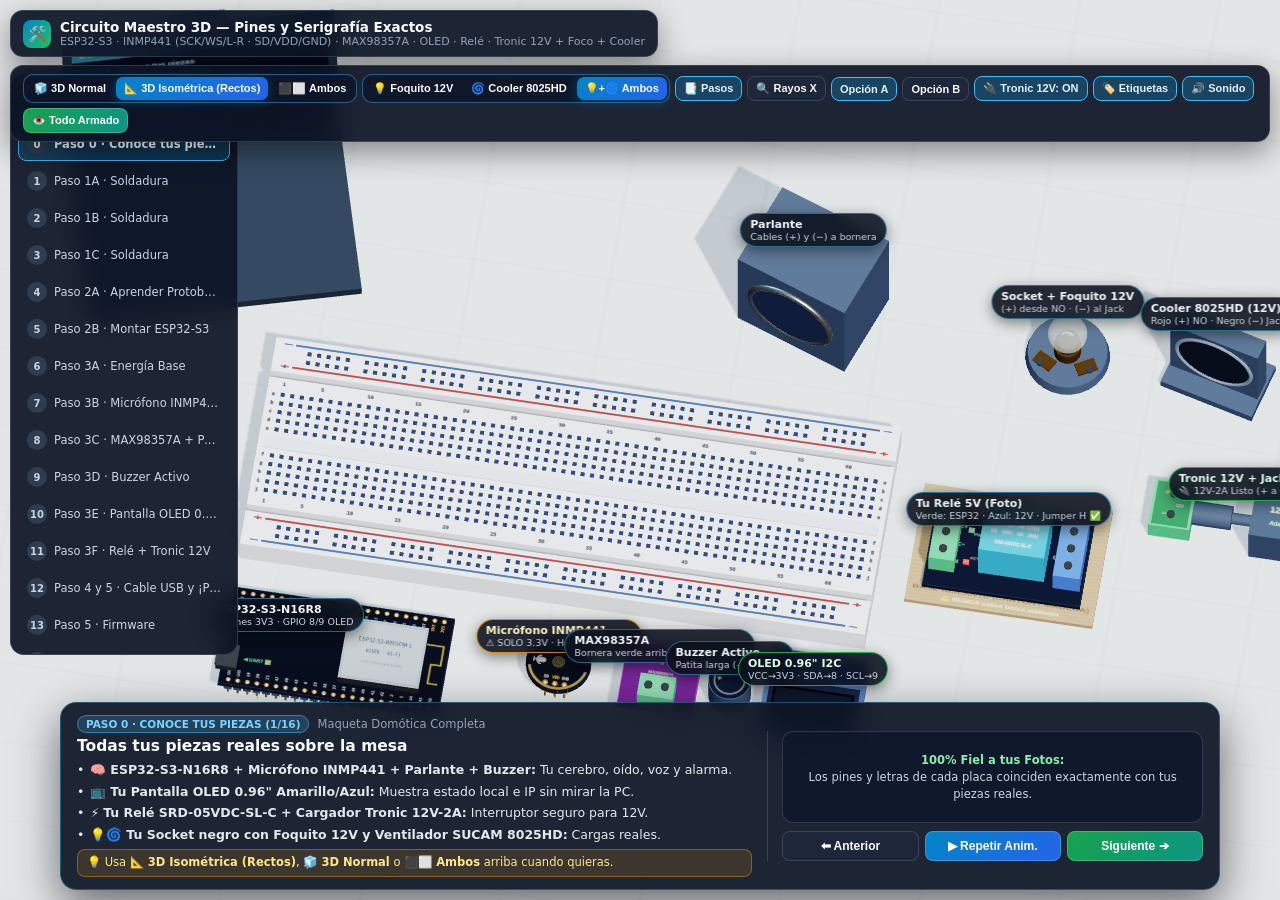
<file: web/tutorials/circuito_3d/index.html>
<!DOCTYPE html>
<html lang="es">
<head>
  <meta charset="UTF-8" />
  <meta name="viewport" content="width=device-width, initial-scale=1.0" />
  <link rel="icon" href="/favicon.svg" type="image/svg+xml" />
  <title>Circuito Maestro Corregido — Pines Exactos (ESP32-S3 + INMP441 + OLED + Relé 12V)</title>
  <style>
    :root {
      --bg: #070b14;
      --panel: rgba(13, 20, 36, 0.92);
      --border: rgba(148, 163, 184, 0.24);
      --text: #f8fafc;
      --muted: #94a3b8;
      --accent: #38bdf8;
      --ok: #22c55e;
      --warn: #f59e0b;
      --danger: #ef4444;
    }

    * { box-sizing: border-box; }
    html, body {
      margin: 0; padding: 0; width: 100%; height: 100%; overflow: hidden;
      background: #070b14; color: var(--text);
      font-family: system-ui, -apple-system, 'Segoe UI', Roboto, Helvetica, Arial, sans-serif;
      user-select: none;
    }

    #canvas-container { position: fixed; inset: 0; z-index: 1; cursor: grab; }
    #canvas-container:active { cursor: grabbing; }

    #labels-left, #labels-right {
      position: fixed; top: 0; bottom: 0; z-index: 3; pointer-events: none; overflow: hidden;
    }
    #labels-left { left: 0; width: 100%; }
    #labels-right { right: 0; width: 50%; display: none; }

    #split-divider {
      position: fixed; top: 0; bottom: 0; left: 50%; width: 2px;
      background: rgba(56, 189, 248, 0.65); box-shadow: 0 0 12px rgba(0,0,0,0.5);
      z-index: 5; pointer-events: none; display: none;
    }

    .view-badge {
      position: fixed; top: 74px; z-index: 6;
      background: rgba(15, 23, 42, 0.86); color: #e2e8f0;
      padding: 4px 11px; border-radius: 999px; font-size: 11px; font-weight: 700;
      pointer-events: none; border: 1px solid rgba(148,163,184,0.35);
      transform: translateX(-50%); display: none;
    }

    .label-3d {
      position: absolute; transform: translate(-50%, -100%);
      background: rgba(10, 15, 28, 0.88); border: 1px solid rgba(56, 189, 248, 0.5);
      color: #f1f5f9; padding: 4px 9px; border-radius: 999px; font-size: 11px; font-weight: 700;
      white-space: nowrap; backdrop-filter: blur(6px); box-shadow: 0 4px 14px rgba(0,0,0,0.45);
      pointer-events: none;
    }
    .label-3d small { display: block; font-size: 9.5px; font-weight: 500; color: #cbd5e1; }
    .label-3d.warn { border-color: rgba(245, 158, 11, 0.85); color: #fef3c7; }
    .label-3d.ok   { border-color: rgba(34, 197, 94, 0.85); color: #dcfce7; }
    .label-3d.bad  { border-color: rgba(239, 68, 68, 0.9); background: rgba(69, 10, 10, 0.92); color: #fecaca; }

    /* Top Bar */
    .topbar {
      position: fixed; top: 10px; left: 10px; right: 10px; z-index: 15;
      display: flex; flex-wrap: wrap; align-items: center; justify-content: space-between; gap: 8px;
      pointer-events: none;
    }
    .card-hud {
      pointer-events: auto; background: var(--panel); backdrop-filter: blur(12px);
      border: 1px solid var(--border); border-radius: 13px; padding: 8px 12px;
      box-shadow: 0 10px 30px rgba(0,0,0,0.42);
    }
    .brand { display: flex; align-items: center; gap: 9px; }
    .brand-icon {
      width: 28px; height: 28px; border-radius: 8px;
      background: linear-gradient(135deg, #0284c7, #22c55e);
      display: grid; place-items: center; font-size: 15px; flex-shrink: 0;
    }
    .brand h1 { margin: 0; font-size: 13.5px; font-weight: 800; }
    .brand p { margin: 0; font-size: 11px; color: var(--muted); }

    .toolbar { display: flex; flex-wrap: wrap; align-items: center; gap: 5px; }
    .mode-switch {
      display: inline-flex; background: rgba(15, 23, 42, 0.9);
      border: 1px solid rgba(56, 189, 248, 0.45); border-radius: 10px; padding: 2px; gap: 2px;
    }
    .mode-switch button { border: none; background: transparent; padding: 5px 8px; border-radius: 7px; font-size: 11px; }
    .mode-switch button.active {
      background: linear-gradient(135deg, #0284c7, #2563eb); color: #fff;
      box-shadow: 0 2px 10px rgba(2,132,199,0.4);
    }

    button {
      appearance: none; border: 1px solid var(--border); background: rgba(30, 41, 59, 0.8);
      color: var(--text); padding: 5px 8px; border-radius: 8px; font-size: 11px; font-weight: 600;
      cursor: pointer; display: inline-flex; align-items: center; gap: 4px; transition: all 0.15s ease;
    }
    button:hover { background: rgba(51, 65, 85, 0.95); border-color: rgba(148,163,184,0.5); }
    button.active { background: rgba(14, 165, 233, 0.25); border-color: var(--accent); color: #e0f2fe; }
    button.xray-btn.active { background: rgba(34, 197, 94, 0.22); border-color: var(--ok); color: #dcfce7; }
    button.primary { background: linear-gradient(135deg, #0284c7, #2563eb); border-color: rgba(255,255,255,0.2); color: #fff; }
    button.success { background: linear-gradient(135deg, #16a34a, #0d9488); border-color: rgba(255,255,255,0.2); color: #fff; }

    /* Left Step Index */
    .steps-index {
      position: fixed; top: 74px; left: 10px; bottom: 245px; width: 228px; z-index: 12;
      background: var(--panel); backdrop-filter: blur(12px); border: 1px solid var(--border);
      border-radius: 14px; display: flex; flex-direction: column; overflow: hidden;
      transition: transform 0.24s ease, opacity 0.2s;
    }
    .steps-index.collapsed { transform: translateX(-260px); opacity: 0; pointer-events: none; }
    .steps-index-hdr {
      padding: 9px 11px; font-size: 11px; font-weight: 800; letter-spacing: 0.06em;
      text-transform: uppercase; color: var(--accent);
      border-bottom: 1px solid var(--border); background: rgba(15, 23, 42, 0.65);
    }
    .steps-scroll { flex: 1; overflow-y: auto; padding: 7px; }
    .steps-scroll::-webkit-scrollbar { width: 5px; }
    .steps-scroll::-webkit-scrollbar-thumb { background: rgba(148,163,184,0.3); border-radius: 99px; }
    .step-item {
      display: flex; align-items: center; gap: 7px; padding: 6px 8px; border-radius: 8px;
      margin-bottom: 3px; font-size: 11.5px; cursor: pointer; color: #cbd5e1; border: 1px solid transparent;
    }
    .step-item:hover { background: rgba(51, 65, 85, 0.55); }
    .step-item.active { background: rgba(14, 165, 233, 0.22); border-color: var(--accent); color: #fff; font-weight: 700; }
    .step-item.done .step-num { background: #16a34a; color: #fff; }
    .step-num {
      width: 20px; height: 20px; border-radius: 50%; background: rgba(51, 65, 85, 0.85);
      display: grid; place-items: center; font-size: 10px; font-weight: 800; flex-shrink: 0;
    }

    /* Bottom Tutor Card */
    .tutor-dock {
      position: fixed; left: 10px; right: 10px; bottom: 10px; z-index: 12;
      display: flex; justify-content: center; pointer-events: none;
    }
    .tutor-card {
      pointer-events: auto; width: 100%; max-width: 1160px;
      background: var(--panel); backdrop-filter: blur(14px);
      border: 1px solid rgba(56, 189, 248, 0.35); border-radius: 16px; padding: 12px 16px;
      box-shadow: 0 16px 45px rgba(0,0,0,0.55);
      display: grid; grid-template-columns: 1.55fr 1fr; gap: 15px; align-items: center;
    }
    .tutor-badge-row { display: flex; align-items: center; gap: 8px; margin-bottom: 4px; }
    .step-pill {
      background: rgba(56, 189, 248, 0.2); border: 1px solid rgba(56, 189, 248, 0.5);
      color: #7dd3fc; padding: 2px 8px; border-radius: 999px; font-size: 10.5px; font-weight: 800; text-transform: uppercase;
    }
    .tutor-title { margin: 0 0 6px 0; font-size: 15.5px; font-weight: 800; color: #f8fafc; }
    .tutor-list {
      margin: 0; padding: 0; list-style: none; display: flex; flex-direction: column; gap: 4px;
      font-size: 12.5px; line-height: 1.4; color: #e2e8f0; user-select: text;
    }
    .tutor-list li { display: flex; align-items: flex-start; gap: 6px; }
    .tutor-list code {
      background: rgba(56, 189, 248, 0.16); color: #7dd3fc; padding: 1px 5px;
      border-radius: 4px; font-family: ui-monospace, SFMono-Regular, Menlo, monospace; font-size: 11px;
    }
    .warn-line {
      margin-top: 6px; background: rgba(245, 158, 11, 0.14);
      border: 1px solid rgba(245, 158, 11, 0.42); color: #fde68a;
      padding: 5px 9px; border-radius: 8px; font-size: 11.5px; line-height: 1.35;
    }
    .danger-line {
      margin-top: 6px; background: rgba(239, 68, 68, 0.15);
      border: 1px solid rgba(239, 68, 68, 0.48); color: #fecaca;
      padding: 5px 9px; border-radius: 8px; font-size: 11.5px; line-height: 1.35;
    }

    .tutor-side { display: flex; flex-direction: column; gap: 8px; border-left: 1px solid var(--border); padding-left: 14px; }
    .mini-visual {
      background: rgba(15, 23, 42, 0.85); border: 1px solid var(--border);
      border-radius: 11px; padding: 7px 9px; min-height: 92px;
      display: flex; flex-direction: column; justify-content: center; font-size: 11.5px; color: #cbd5e1;
    }
    .wire-chip-list { display: flex; flex-direction: column; gap: 4px; max-height: 105px; overflow-y: auto; }
    .wire-chip {
      display: flex; align-items: center; gap: 7px; background: rgba(30, 41, 59, 0.7);
      padding: 4px 8px; border-radius: 7px; font-size: 11px; cursor: pointer; border: 1px solid transparent;
    }
    .wire-chip:hover { border-color: var(--accent); background: rgba(51, 65, 85, 0.9); }
    .wire-dot { width: 10px; height: 10px; border-radius: 3px; flex-shrink: 0; border: 1px solid rgba(255,255,255,0.4); }

    .nav-btns { display: flex; flex-wrap: wrap; gap: 6px; }
    .nav-btns button { flex: 1; justify-content: center; padding: 7px 9px; font-size: 12px; }

    #hover-tooltip {
      position: fixed; z-index: 30; pointer-events: none;
      background: rgba(10, 15, 28, 0.96); border: 1px solid rgba(56, 189, 248, 0.65);
      border-radius: 10px; padding: 7px 10px; font-size: 12px; max-width: 280px;
      box-shadow: 0 8px 24px rgba(0,0,0,0.55); display: none;
    }
    #hover-tooltip strong { display: block; color: #7dd3fc; margin-bottom: 2px; }
    #hover-tooltip span { color: #cbd5e1; font-size: 11.5px; }

    @media (max-width: 960px) {
      .steps-index { display: none; }
      .tutor-card { grid-template-columns: 1fr; padding: 10px 12px; gap: 9px; }
      .tutor-side { border-left: none; padding-left: 0; border-top: 1px solid var(--border); padding-top: 9px; }
    }
  </style>
</head>
<body>
  <div id="canvas-container"></div>
  <div id="labels-left"></div>
  <div id="labels-right"></div>
  <div id="split-divider"></div>
  <div class="view-badge" id="badge-left" style="left:25%;">🧊 3D Normal (Cables Curvos)</div>
  <div class="view-badge" id="badge-right" style="left:75%;">📐 3D Isométrica Arriba (Cables Rectos)</div>
  <div id="hover-tooltip"><strong></strong><span></span></div>

  <!-- Top Bar -->
  <div class="topbar">
    <div class="card-hud brand">
      <div class="brand-icon">🛠️</div>
      <div>
        <h1>Circuito Maestro 3D — Pines y Serigrafía Exactos</h1>
        <p>ESP32-S3 · INMP441 (SCK/WS/L-R · SD/VDD/GND) · MAX98357A · OLED · Relé · Tronic 12V + Foco + Cooler</p>
      </div>
    </div>

    <div class="card-hud toolbar">
      <div class="mode-switch">
        <button id="vm-3d" onclick="setViewMode('3d')">🧊 3D Normal</button>
        <button id="vm-iso" class="active" onclick="setViewMode('iso')">📐 3D Isométrica (Rectos)</button>
        <button id="vm-split" onclick="setViewMode('split')">⬛⬜ Ambos</button>
      </div>
      <div class="mode-switch" title="Qué conectar en el lado 12V del Relé">
        <button id="ld-bulb" onclick="setLoad12Mode('bulb')">💡 Foquito 12V</button>
        <button id="ld-fan" onclick="setLoad12Mode('fan')">🌀 Cooler 8025HD</button>
        <button id="ld-both" class="active" onclick="setLoad12Mode('both')">💡+🌀 Ambos</button>
      </div>
      <button id="btn-index" class="active" onclick="toggleIndex()">📑 Pasos</button>
      <button id="btn-xray" class="xray-btn" onclick="toggleXRay()">🔍 Rayos X</button>
      <button id="btn-opt-a" class="active" onclick="setMountOpt('A')">Opción A</button>
      <button id="btn-opt-b" onclick="setMountOpt('B')">Opción B</button>
      <button id="btn-12v" class="active" onclick="toggle12V()">🔌 Tronic 12V: ON</button>
      <button id="btn-labels" class="active" onclick="toggleLabels()">🏷️ Etiquetas</button>
      <button id="btn-sound" class="active" onclick="toggleSound()">🔊 Sonido</button>
      <button class="success" onclick="goToStep(12)">👁️ Todo Armado</button>
    </div>
  </div>

  <!-- Left Step Index -->
  <div class="steps-index" id="steps-index">
    <div class="steps-index-hdr">Ruta Paso a Paso (13 Pasos)</div>
    <div class="steps-scroll" id="steps-scroll"></div>
  </div>

  <!-- Bottom Guided Teaching Card -->
  <div class="tutor-dock">
    <div class="tutor-card">
      <div>
        <div class="tutor-badge-row">
          <span class="step-pill" id="step-pill">Paso 0</span>
          <span style="font-size:11.5px;color:#94a3b8;" id="step-sub"></span>
        </div>
        <h2 class="tutor-title" id="step-title"></h2>
        <ul class="tutor-list" id="step-bullets"></ul>
        <div id="step-alert"></div>
      </div>

      <div class="tutor-side">
        <div class="mini-visual" id="step-visual"></div>
        <div class="nav-btns">
          <button id="btn-prev" onclick="prevStep()">⬅ Anterior</button>
          <button class="primary" onclick="replayStepAnim()">▶ Repetir Anim.</button>
          <button class="success" id="btn-next" onclick="nextStep()">Siguiente ➔</button>
        </div>
      </div>
    </div>
  </div>

  <script src="../../vendor/three.min.js"></script>
  <script>
  (function() {
    if (typeof THREE === 'undefined') {
      document.getElementById('canvas-container').innerHTML =
        '<div style="padding:40px;color:#fca5a5;font-size:16px;">No se pudo cargar Three.js desde internet. Revisa tu conexión y recarga.</div>';
      return;
    }

    // =========================================================================
    // 1. ESCALA REAL MB-102 (1 unidad = 1 cm, paso = 0.254 cm)
    // =========================================================================
    const PITCH = 0.254;
    const BB_COLS = 63;
    const BB_Y = 0.90;
    function colX(c) { return (c - 31) * PITCH; }
    const ROW_Z = {
      backMinus: -10.5 * PITCH,
      backPlus:  -9.5 * PITCH,
      a: -5.5 * PITCH, b: -4.5 * PITCH, c: -3.5 * PITCH, d: -2.5 * PITCH, e: -1.5 * PITCH,
      f:  1.5 * PITCH, g:  2.5 * PITCH, h:  3.5 * PITCH, i:  4.5 * PITCH, j:  5.5 * PITCH,
      frontPlus:  9.5 * PITCH,
      frontMinus: 10.5 * PITCH
    };

    const RAIL_COLS = [];
    for (let g = 0; g < 10; g++) for (let k = 0; k < 5; k++) RAIL_COLS.push(2 + g * 6 + k);
    function nearestRailX(c) {
      let best = RAIL_COLS[0], md = 999;
      for (const rc of RAIL_COLS) { const d = Math.abs(rc - c); if (d < md) { md = d; best = rc; } }
      return colX(best);
    }

    const twinMode = new URLSearchParams(location.search).has('twin');
    const state = {
      viewMode: 'iso',
      load12Mode: 'both',
      stepIdx: 0,
      mountOpt: 'A',
      xray: false,
      dc12Connected: true,
      showLabels: true,
      soundOn: true,
      indexOpen: true,
      animTime: 0,
      animDur: 5.5,
      highlightedWire: null,
      relayOn: false,
      buzzerOn: false,
      fanSpeed: 0,
      activeSimProject: null,
      simProgress: 0,
      simTimer: null
    };

    // =========================================================================
    // 2. ESCENA, CÁMARAS Y LUCES
    // =========================================================================
    const container = document.getElementById('canvas-container');
    const scene = new THREE.Scene();
    const BG_DARK  = new THREE.Color(0x070b14);
    const BG_LIGHT = new THREE.Color(0xdbe3ec);
    const FOG_DARK = new THREE.FogExp2(0x070b14, 0.009);

    const perspCam = new THREE.PerspectiveCamera(40, window.innerWidth / window.innerHeight, 0.1, 200);
    const orthoCam = new THREE.OrthographicCamera(-14, 14, 8, -8, 0.1, 200);

    const renderer = new THREE.WebGLRenderer({ antialias: true, powerPreference: 'high-performance' });
    renderer.setSize(window.innerWidth, window.innerHeight);
    renderer.setPixelRatio(Math.min(window.devicePixelRatio, 2));
    renderer.shadowMap.enabled = true;
    renderer.shadowMap.type = THREE.PCFSoftShadowMap;
    renderer.toneMapping = THREE.ACESFilmicToneMapping;
    renderer.toneMappingExposure = 1.12;
    renderer.autoClear = false;
    container.appendChild(renderer.domElement);

    scene.add(new THREE.HemisphereLight(0xeef6ff, 0x334155, 1.0));
    const dirLight = new THREE.DirectionalLight(0xffffff, 1.25);
    dirLight.position.set(10, 24, 14);
    dirLight.castShadow = true;
    dirLight.shadow.mapSize.set(2048, 2048);
    const dCam = 22;
    dirLight.shadow.camera.left = -dCam; dirLight.shadow.camera.right = dCam;
    dirLight.shadow.camera.top = dCam;   dirLight.shadow.camera.bottom = -dCam;
    scene.add(dirLight);

    const rimLight = new THREE.DirectionalLight(0x38bdf8, 0.42);
    rimLight.position.set(-14, 12, -14);
    scene.add(rimLight);

    const bulbLight = new THREE.PointLight(0xffcf56, 0, 15, 1.5);
    bulbLight.position.set(12.2, 1.8, -6.2);
    scene.add(bulbLight);

    function makeTex(w, h, fn) {
      const cv = document.createElement('canvas'); cv.width = w; cv.height = h;
      fn(cv.getContext('2d'), w, h);
      const t = new THREE.CanvasTexture(cv); t.anisotropy = 4; return t;
    }

    const MATS = {
      deskDark: new THREE.MeshStandardMaterial({
        map: makeTex(1024, 1024, (ctx, w, h) => {
          ctx.fillStyle = '#0f172a'; ctx.fillRect(0, 0, w, h);
          ctx.strokeStyle = 'rgba(56,189,248,0.08)'; ctx.lineWidth = 2;
          for (let i = 0; i <= w; i += 64) {
            ctx.beginPath(); ctx.moveTo(i, 0); ctx.lineTo(i, h); ctx.stroke();
            ctx.beginPath(); ctx.moveTo(0, i); ctx.lineTo(w, i); ctx.stroke();
          }
        }), roughness: 0.85
      }),
      deskLight: new THREE.MeshStandardMaterial({
        map: makeTex(1024, 1024, (ctx, w, h) => {
          ctx.fillStyle = '#e5ebf2'; ctx.fillRect(0, 0, w, h);
          ctx.strokeStyle = 'rgba(100, 116, 139, 0.16)'; ctx.lineWidth = 2;
          for (let i = 0; i <= w; i += 64) {
            ctx.beginPath(); ctx.moveTo(i, 0); ctx.lineTo(i, h); ctx.stroke();
            ctx.beginPath(); ctx.moveTo(0, i); ctx.lineTo(w, i); ctx.stroke();
          }
        }), roughness: 0.90
      }),
      bbPlastic: new THREE.MeshStandardMaterial({ color: 0xffffff, roughness: 0.42, transparent: true, opacity: 1.0 }),
      bbRailPlastic: new THREE.MeshStandardMaterial({ color: 0xffffff, roughness: 0.42, transparent: true, opacity: 1.0 }),
      holeDark: new THREE.MeshStandardMaterial({ color: 0x0f172a, roughness: 0.7 }),
      gold: new THREE.MeshStandardMaterial({ color: 0xfbbf24, roughness: 0.24, metalness: 0.88 }),
      brass: new THREE.MeshStandardMaterial({ color: 0xd97706, roughness: 0.28, metalness: 0.85 }),
      silver: new THREE.MeshStandardMaterial({ color: 0xd1d5db, roughness: 0.22, metalness: 0.9 }),
      // Soldadura plateada brillante (visible incluso sin envMap)
      solder: new THREE.MeshStandardMaterial({ color: 0xf1f5f9, roughness: 0.22, metalness: 0.35, emissive: 0x475569, emissiveIntensity: 0.28 }),
      copper: new THREE.MeshStandardMaterial({ color: 0x22c55e, emissive: 0x16a34a, emissiveIntensity: 0.45, roughness: 0.3, metalness: 0.6 }),
      pcbBlack: new THREE.MeshStandardMaterial({ color: 0x0b101b, roughness: 0.5, metalness: 0.12 }),
      pcbBlue: new THREE.MeshStandardMaterial({ color: 0x1e3a8a, roughness: 0.45, metalness: 0.15 }),
      pcbPurple: new THREE.MeshStandardMaterial({ color: 0x581c87, roughness: 0.4, metalness: 0.12 }),
      relayBlue: new THREE.MeshStandardMaterial({ color: 0x0284c7, roughness: 0.32 }),
      termBlue: new THREE.MeshStandardMaterial({ color: 0x1d4ed8, roughness: 0.4 }),
      greenTerm: new THREE.MeshStandardMaterial({ color: 0x16a34a, roughness: 0.42 }),
      redCap: new THREE.MeshStandardMaterial({ color: 0xef4444, roughness: 0.38 }),
      yellowPlastic: new THREE.MeshStandardMaterial({ color: 0xfacc15, roughness: 0.45 }),
      blackPlastic: new THREE.MeshStandardMaterial({ color: 0x1e293b, roughness: 0.55 }),
      cardboard: new THREE.MeshStandardMaterial({
        map: makeTex(512, 512, (ctx, w, h) => {
          ctx.fillStyle = '#9a6b3d'; ctx.fillRect(0, 0, w, h);
          for (let y = 0; y < h; y += 8) {
            ctx.fillStyle = y % 16 === 0 ? 'rgba(0,0,0,0.06)' : 'rgba(255,255,255,0.03)';
            ctx.fillRect(0, y, w, 4);
          }
          ctx.fillStyle = 'rgba(25,15,5,0.72)'; ctx.font = 'bold 26px sans-serif'; ctx.textAlign = 'center';
          ctx.fillText('BASE AISLANTE (CARTÓN / MADERA)', w/2, h - 55);
          ctx.fillStyle = '#fef08a'; ctx.font = 'bold 21px sans-serif';
          ctx.fillText('⚠️ NUNCA sobre bolsa plateada', w/2, h - 22);
        }), roughness: 0.92
      })
    };

    const desk = new THREE.Mesh(new THREE.BoxGeometry(58, 0.8, 36), MATS.deskLight);
    desk.position.set(0, -0.4, -2); desk.receiveShadow = true; scene.add(desk);

    const interactiveObjects = [];
    function registerHit(obj, title, desc, wireId = null) {
      obj.traverse(ch => {
        if (ch.isMesh) { ch.userData = { title, desc, wireId }; interactiveObjects.push(ch); }
      });
    }

    // =========================================================================
    // 3. PROTOBOARD MB-102 + RADIOGRAFÍA + AROS VERDES AL PASAR MOUSE
    // =========================================================================
    const breadboardGroup = new THREE.Group(); scene.add(breadboardGroup);
    const bbLen = 16.6, bbMainW = 3.75, bbRailW = 0.98;
    const bbMainBody = new THREE.Mesh(new THREE.BoxGeometry(bbLen, BB_Y, bbMainW), MATS.bbPlastic);
    bbMainBody.position.set(0, BB_Y / 2, 0); bbMainBody.castShadow = true; bbMainBody.receiveShadow = true;
    breadboardGroup.add(bbMainBody);

    const trench = new THREE.Mesh(new THREE.BoxGeometry(bbLen - 0.3, 0.14, 0.34), new THREE.MeshStandardMaterial({ color: 0xdbe3ec, roughness: 0.6 }));
    trench.position.set(0, BB_Y - 0.04, 0); breadboardGroup.add(trench);

    const bbPrint = new THREE.Mesh(
      new THREE.PlaneGeometry(bbLen - 0.1, bbMainW - 0.1),
      new THREE.MeshBasicMaterial({
        transparent: true,
        map: makeTex(2048, 512, (ctx, w, h) => {
          ctx.clearRect(0, 0, w, h);
          ctx.fillStyle = '#334155'; ctx.font = 'bold 17px monospace'; ctx.textAlign = 'center';
          for (let c = 0; c < BB_COLS; c++) {
            const x = ((colX(c) / (bbLen - 0.1)) + 0.5) * w;
            if ((c + 1) % 5 === 0 || c === 0) { ctx.fillText(String(c + 1), x, 24); ctx.fillText(String(c + 1), x, h - 10); }
          }
          [['a',-5.5],['b',-4.5],['c',-3.5],['d',-2.5],['e',-1.5],['f',1.5],['g',2.5],['h',3.5],['i',4.5],['j',5.5]].forEach(([lbl, p]) => {
            const y = ((p * PITCH / (bbMainW - 0.1)) + 0.5) * h + 6;
            ctx.fillText(lbl, 16, y); ctx.fillText(lbl, w - 16, y);
          });
        })
      })
    );
    bbPrint.rotation.x = -Math.PI / 2; bbPrint.position.set(0, BB_Y + 0.005, 0); breadboardGroup.add(bbPrint);

    const holeGeo = new THREE.BoxGeometry(0.105, 0.04, 0.105);
    const mainHoles = new THREE.InstancedMesh(holeGeo, MATS.holeDark, BB_COLS * 10);
    const dummy = new THREE.Object3D();
    let hIdx = 0;
    const rowKeys = ['a','b','c','d','e','f','g','h','i','j'];
    for (let c = 0; c < BB_COLS; c++) for (const rk of rowKeys) {
      dummy.position.set(colX(c), BB_Y - 0.006, ROW_Z[rk]); dummy.updateMatrix(); mainHoles.setMatrixAt(hIdx++, dummy.matrix);
    }
    breadboardGroup.add(mainHoles);

    const xrayGroup = new THREE.Group(); xrayGroup.visible = false; breadboardGroup.add(xrayGroup);
    const xrayBars = new THREE.InstancedMesh(new THREE.BoxGeometry(0.11, 0.12, 4.4 * PITCH), MATS.copper, BB_COLS * 2);
    let bIdx = 0;
    for (let c = 0; c < BB_COLS; c++) {
      dummy.position.set(colX(c), 0.44, -3.5 * PITCH); dummy.updateMatrix(); xrayBars.setMatrixAt(bIdx++, dummy.matrix);
      dummy.position.set(colX(c), 0.44,  3.5 * PITCH); dummy.updateMatrix(); xrayBars.setMatrixAt(bIdx++, dummy.matrix);
    }
    xrayGroup.add(xrayBars);
    const demoColGlow = new THREE.Mesh(new THREE.BoxGeometry(0.24, 0.28, 4.7 * PITCH), new THREE.MeshBasicMaterial({ color: 0xfacc15, transparent: true, opacity: 0.75 }));
    demoColGlow.position.set(colX(33), 0.55, -3.5 * PITCH); xrayGroup.add(demoColGlow);

    const hoverHoleGroup = new THREE.Group(); scene.add(hoverHoleGroup);
    const hoverRingPool = [];
    for (let i = 0; i < 50; i++) {
      const m = new THREE.Mesh(new THREE.RingGeometry(0.06, 0.125, 16), new THREE.MeshBasicMaterial({ color: 0x22c55e, side: THREE.DoubleSide }));
      m.rotation.x = -Math.PI / 2; m.visible = false; hoverHoleGroup.add(m); hoverRingPool.push(m);
    }

    function createRailStrip(isBack) {
      const grp = new THREE.Group();
      const body = new THREE.Mesh(new THREE.BoxGeometry(bbLen, BB_Y, bbRailW), MATS.bbRailPlastic);
      body.position.y = BB_Y / 2; body.castShadow = true; body.receiveShadow = true; grp.add(body);
      const print = new THREE.Mesh(
        new THREE.PlaneGeometry(bbLen - 0.2, bbRailW - 0.08),
        new THREE.MeshBasicMaterial({
          transparent: true,
          map: makeTex(1024, 128, (ctx, w, h) => {
            ctx.clearRect(0, 0, w, h);
            const yM = isBack ? 18 : h - 18, yP = isBack ? h - 18 : 18;
            ctx.strokeStyle = '#2563eb'; ctx.lineWidth = 6; ctx.beginPath(); ctx.moveTo(28, yM); ctx.lineTo(w - 28, yM); ctx.stroke();
            ctx.fillStyle = '#2563eb'; ctx.font = 'bold 26px sans-serif'; ctx.fillText('−', 8, yM + 8); ctx.fillText('−', w - 22, yM + 8);
            ctx.strokeStyle = '#dc2626'; ctx.lineWidth = 6; ctx.beginPath(); ctx.moveTo(28, yP); ctx.lineTo(w - 28, yP); ctx.stroke();
            ctx.fillStyle = '#dc2626'; ctx.fillText('+', 8, yP + 8); ctx.fillText('+', w - 22, yP + 8);
          })
        })
      );
      print.rotation.x = -Math.PI / 2; print.position.y = BB_Y + 0.005; grp.add(print);
      const holes = new THREE.InstancedMesh(holeGeo, MATS.holeDark, RAIL_COLS.length * 2);
      let hi = 0; const zM = isBack ? -0.5 * PITCH : 0.5 * PITCH, zP = isBack ? 0.5 * PITCH : -0.5 * PITCH;
      for (const rc of RAIL_COLS) {
        dummy.position.set(colX(rc), BB_Y - 0.006, zM); dummy.updateMatrix(); holes.setMatrixAt(hi++, dummy.matrix);
        dummy.position.set(colX(rc), BB_Y - 0.006, zP); dummy.updateMatrix(); holes.setMatrixAt(hi++, dummy.matrix);
      }
      grp.add(holes);
      const railXray = new THREE.Group();
      const sM = new THREE.Mesh(new THREE.BoxGeometry(bbLen - 0.8, 0.12, 0.14), new THREE.MeshBasicMaterial({ color: 0x3b82f6 })); sM.position.set(0, 0.44, zM);
      const sP = new THREE.Mesh(new THREE.BoxGeometry(bbLen - 0.8, 0.12, 0.14), new THREE.MeshBasicMaterial({ color: 0xef4444 })); sP.position.set(0, 0.44, zP);
      railXray.add(sM, sP); railXray.visible = false; grp.add(railXray); grp.userData.railXray = railXray;
      return grp;
    }

    const backRail = createRailStrip(true); backRail.position.set(0, 0, -10.0 * PITCH); breadboardGroup.add(backRail);
    const frontRail = createRailStrip(false); frontRail.position.set(0, 0, 10.0 * PITCH); breadboardGroup.add(frontRail);
    const cardboardBase = new THREE.Mesh(new THREE.BoxGeometry(6.5, 0.24, 3.6), MATS.cardboard);
    cardboardBase.position.set(-4.3, 0.12, 5.1); cardboardBase.receiveShadow = true; cardboardBase.castShadow = true; cardboardBase.visible = false; scene.add(cardboardBase);
    registerHit(breadboardGroup, 'Protoboard MB-102', 'Columnas (a–e y f–j) unidas verticalmente de 5 en 5. Rieles rojo (+) y azul (−) unidos horizontalmente.');

    // =========================================================================
    // 4. ESP32-S3-N16R8 CON SERIGRAFÍA EXACTAMENTE ALINEADA CON CADA PIN
    // =========================================================================
    const espGroup = new THREE.Group(); scene.add(espGroup);
    const espLen = 5.85, espW = 2.82, espPcbH = 0.16;
    const espSilkW = espLen - 0.04, espSilkH = espW - 0.04;
    const espPcb = new THREE.Mesh(new THREE.BoxGeometry(espLen, espPcbH, espW), MATS.pcbBlack); espPcb.castShadow = true; espGroup.add(espPcb);

    const LEFT_PINS  = ['GND','5V','14','13','12','11','10','9','46','3','8','18','17','16','15','7','6','5','4','RST','3V3','3V3'];
    const RIGHT_PINS = ['GND','GND','19','20','21','47','48','45','0','35','36','37','38','39','40','41','42','2','1','44','43','GND'];

    const espSilk = new THREE.Mesh(
      new THREE.PlaneGeometry(espSilkW, espSilkH),
      new THREE.MeshBasicMaterial({
        map: makeTex(1024, 512, (ctx, w, h) => {
          ctx.fillStyle = '#0b101b'; ctx.fillRect(0, 0, w, h);

          // Antena PCB dorada extremo derecho
          ctx.strokeStyle = '#fbbf24'; ctx.lineWidth = 6; ctx.beginPath();
          ctx.moveTo(w-110, h*0.30); ctx.lineTo(w-24, h*0.30); ctx.lineTo(w-24, h*0.50);
          ctx.lineTo(w-70, h*0.50); ctx.lineTo(w-70, h*0.70); ctx.lineTo(w-24, h*0.70); ctx.stroke();

          const cyTopPin = ((-5 * PITCH / espSilkH) + 0.5) * h; // ~22 px
          const cyBotPin = (( 5 * PITCH / espSilkH) + 0.5) * h; // ~490 px

          for (let i = 0; i < 22; i++) {
            const px = -2.667 + i * PITCH;
            const cx = ((px / espSilkW) + 0.5) * w;

            // Pads dorados exactos debajo de cada pin
            ctx.fillStyle = '#d97706';
            ctx.beginPath(); ctx.arc(cx, cyTopPin, 11, 0, Math.PI * 2); ctx.fill();
            ctx.beginPath(); ctx.arc(cx, cyBotPin, 11, 0, Math.PI * 2); ctx.fill();

            // Etiquetas giradas -90° hacia ADENTRO justo debajo/encima de cada pin sin taparse
            const lp = LEFT_PINS[i];
            const colL = lp === '3V3' ? '#fbbf24' : lp === '5V' ? '#f87171' : ['8','9'].includes(lp) ? '#2dd4bf' : ['4','5','6','15','16','17'].includes(lp) ? '#38bdf8' : '#cbd5e1';
            ctx.save();
            ctx.translate(cx, 62);
            ctx.rotate(-Math.PI / 2);
            ctx.fillStyle = colL;
            ctx.font = 'bold 20px monospace';
            ctx.textAlign = 'center';
            ctx.textBaseline = 'middle';
            ctx.fillText(lp, 0, 0);
            ctx.restore();

            const rp = RIGHT_PINS[i];
            const colR = rp === 'GND' ? '#94a3b8' : ['1','2'].includes(rp) ? '#fde047' : '#cbd5e1';
            ctx.save();
            ctx.translate(cx, h - 62);
            ctx.rotate(-Math.PI / 2);
            ctx.fillStyle = colR;
            ctx.font = 'bold 20px monospace';
            ctx.textAlign = 'center';
            ctx.textBaseline = 'middle';
            ctx.fillText(rp, 0, 0);
            ctx.restore();
          }

          // Etiquetas USB / UART bien visibles a la derecha de las cajas USB-C
          ctx.textAlign = 'left'; ctx.textBaseline = 'middle';
          ctx.fillStyle = '#f87171'; ctx.font = 'bold 22px sans-serif';
          ctx.fillText('◀ USB (NO)', 96, 140);
          ctx.fillStyle = '#4ade80'; ctx.font = 'bold 24px sans-serif';
          ctx.fillText('◀ UART ✅', 96, 372);
        })
      })
    );
    espSilk.rotation.x = -Math.PI / 2; espSilk.position.y = espPcbH / 2 + 0.004; espGroup.add(espSilk);

    const wroomShield = new THREE.Mesh(
      new THREE.BoxGeometry(2.15, 0.30, 1.78),
      [MATS.silver, MATS.silver, new THREE.MeshStandardMaterial({
        map: makeTex(512, 320, (ctx, w, h) => {
          ctx.fillStyle = '#cbd5e1'; ctx.fillRect(0, 0, w, h);
          ctx.strokeStyle = '#94a3b8'; ctx.lineWidth = 8; ctx.strokeRect(10, 10, w-20, h-20);
          ctx.fillStyle = '#1e293b'; ctx.font = 'bold 34px sans-serif'; ctx.textAlign = 'center';
          ctx.fillText('ESP32-S3-WROOM-1', w/2, 115); ctx.font = 'bold 28px monospace'; ctx.fillText('N16R8 · Wi-Fi', w/2, 170);
          ctx.font = '20px sans-serif'; ctx.fillStyle = '#475569'; ctx.fillText('Latita metálica hacia ARRIBA', w/2, 225);
        }), metalness: 0.4, roughness: 0.35
      }), MATS.silver, MATS.silver, MATS.silver]
    );
    wroomShield.position.set(1.25, espPcbH / 2 + 0.15, 0); wroomShield.castShadow = true; espGroup.add(wroomShield);

    function makeUsbC(zPos, isUart) {
      const p = new THREE.Mesh(new THREE.BoxGeometry(0.55, 0.22, 0.66), MATS.silver); p.position.set(-espLen/2 + 0.15, espPcbH/2 + 0.11, zPos);
      const hole = new THREE.Mesh(new THREE.BoxGeometry(0.12, 0.12, 0.48), MATS.holeDark); hole.position.set(-espLen/2 - 0.10, espPcbH/2 + 0.11, zPos);
      espGroup.add(p, hole);
      if (isUart) {
        const ring = new THREE.Mesh(new THREE.TorusGeometry(0.38, 0.04, 8, 24), new THREE.MeshBasicMaterial({ color: 0x22c55e }));
        ring.rotation.y = Math.PI / 2; ring.position.set(-espLen/2 - 0.14, espPcbH/2 + 0.11, zPos); espGroup.add(ring); espGroup.userData.uartRing = ring;
      }
    }
    makeUsbC(-0.68, false); makeUsbC(0.68, true);

    const espHeadersGroup = new THREE.Group(); espGroup.add(espHeadersGroup);
    const espSolderCones = [];
    for (let i = 0; i < 22; i++) {
      const px = -2.667 + i * PITCH;
      [-5 * PITCH, 5 * PITCH].forEach(pz => {
        const col = new THREE.Mesh(new THREE.BoxGeometry(0.20, 0.22, 0.20), MATS.blackPlastic); col.position.set(px, -espPcbH/2 - 0.11, pz); espHeadersGroup.add(col);
        const pin = new THREE.Mesh(new THREE.CylinderGeometry(0.032, 0.032, 0.72, 6), MATS.gold); pin.position.set(px, -espPcbH/2 - 0.36, pz); espHeadersGroup.add(pin);
        // Cono pequeño plateado centrado en el pad para no tapar el texto
        const cone = new THREE.Mesh(new THREE.ConeGeometry(0.052, 0.055, 10), MATS.solder); cone.position.set(px, espPcbH/2 + 0.03, pz); espGroup.add(cone); espSolderCones.push(cone);
      });
    }

    const ESP_CENTER_X = (14.5 - 31) * PITCH;
    const ESP_POS_A = new THREE.Vector3(ESP_CENTER_X, BB_Y + 0.62, ROW_Z.j + 5 * PITCH);
    const ESP_POS_B = new THREE.Vector3(-4.3, 0.24 + 0.75, 5.1);
    const ESP_PARK_POS = new THREE.Vector3(-5.5, 0.65, 5.8);
    function getEspPinWorld(side, colIndex, opt = state.mountOpt) {
      const base = opt === 'A' ? ESP_POS_A : ESP_POS_B;
      return new THREE.Vector3(base.x - 2.667 + colIndex * PITCH, base.y - espPcbH / 2 - 0.30, base.z + (side === 'L' ? -5 * PITCH : 5 * PITCH));
    }
    registerHit(espGroup, 'ESP32-S3-N16R8', 'Tiene DOS pines 3V3 juntos: uno alimenta al Micrófono y el otro a tu Pantalla OLED. GPIO 8 (SDA) y GPIO 9 (SCL) manejan la pantalla.');

    // =========================================================================
    // 5. INMP441 IDÉNTICO A TU FOTO (ARRIBA: SCK, WS, L/R | ABAJO: SD, VDD, GND)
    // =========================================================================
    const micGroup = new THREE.Group(); scene.add(micGroup);
    const micR = 0.86;
    const micPcb = new THREE.Mesh(new THREE.CylinderGeometry(micR, micR, 0.14, 32), MATS.pcbBlack);
    micPcb.castShadow = true; micGroup.add(micPcb);

    const micFaceD = (micR - 0.01) * 2;
    const micFace = new THREE.Mesh(
      new THREE.CircleGeometry(micR - 0.01, 32),
      new THREE.MeshBasicMaterial({
        map: makeTex(256, 256, (ctx, w, h) => {
          ctx.fillStyle = '#0b0f19'; ctx.beginPath(); ctx.arc(w/2, h/2, w/2 - 2, 0, Math.PI*2); ctx.fill();
          // Borde dorado tipo PCB real de tu foto
          ctx.strokeStyle = '#b48a3e'; ctx.lineWidth = 10;
          ctx.beginPath(); ctx.arc(w/2, h/2, w/2 - 12, 0.25, Math.PI - 0.25); ctx.stroke();
          ctx.beginPath(); ctx.arc(w/2, h/2, w/2 - 12, Math.PI + 0.25, Math.PI*2 - 0.25); ctx.stroke();

          // Dibujar pads dorados exactos en las posiciones físicas de las columnas 32, 33, 34 y filas d, g
          const topPins = ['SCK', 'WS', 'L/R'];
          const botPins = ['SD',  'VDD','GND'];
          const cyTop = ((-2.5 * PITCH / micFaceD) + 0.5) * h; // ~33 px
          const cyBot = (( 2.5 * PITCH / micFaceD) + 0.5) * h; // ~223 px

          ctx.textAlign = 'center'; ctx.textBaseline = 'middle';
          for (let i = 0; i < 3; i++) {
            const lx = (i - 1) * PITCH;
            const cx = ((lx / micFaceD) + 0.5) * w; // ~90, 128, 166 px

            ctx.fillStyle = '#d97706';
            ctx.beginPath(); ctx.arc(cx, cyTop, 11, 0, Math.PI*2); ctx.fill();
            ctx.beginPath(); ctx.arc(cx, cyBot, 11, 0, Math.PI*2); ctx.fill();

            // Texto fila superior (SCK, WS, L/R) debajo de sus pads
            ctx.fillStyle = '#f8fafc'; ctx.font = 'bold 16px monospace';
            ctx.fillText(topPins[i], cx, cyTop + 26);

            // Texto fila inferior (SD, VDD, GND) arriba de sus pads
            ctx.fillStyle = botPins[i] === 'VDD' ? '#fbbf24' : '#f8fafc';
            ctx.fillText(botPins[i], cx, cyBot - 26);
          }

          // Ícono blanco de micrófono a la izquierda apuntando al centro (como en tu foto!)
          ctx.fillStyle = '#f8fafc';
          ctx.beginPath(); ctx.roundRect ? ctx.roundRect(42, 118, 36, 20, 10) : ctx.fillRect(42, 118, 36, 20); ctx.fill();
          ctx.strokeStyle = '#f8fafc'; ctx.lineWidth = 4;
          ctx.beginPath(); ctx.arc(60, 128, 18, -Math.PI/2, Math.PI/2, true); ctx.stroke();
          ctx.beginPath(); ctx.moveTo(42, 128); ctx.lineTo(30, 128); ctx.moveTo(30, 118); ctx.lineTo(30, 138); ctx.stroke();
        })
      })
    );
    micFace.rotation.x = -Math.PI / 2; micFace.position.y = 0.075; micGroup.add(micFace);

    const micRing = new THREE.Mesh(new THREE.RingGeometry(0.08, 0.17, 24), MATS.gold); micRing.rotation.x = -Math.PI / 2; micRing.position.y = 0.08; micGroup.add(micRing);
    const micHole = new THREE.Mesh(new THREE.CylinderGeometry(0.07, 0.07, 0.04, 16), MATS.holeDark); micHole.position.y = 0.065; micGroup.add(micHole);
    const micPinsGroup = new THREE.Group(); micGroup.add(micPinsGroup);
    const micSolderCones = [];
    [-PITCH, 0, PITCH].forEach(lx => [-2.5 * PITCH, 2.5 * PITCH].forEach(lz => {
      const yCollar = new THREE.Mesh(new THREE.BoxGeometry(0.20, 0.22, 0.20), MATS.yellowPlastic); yCollar.position.set(lx, -0.18, lz); micPinsGroup.add(yCollar);
      const pin = new THREE.Mesh(new THREE.CylinderGeometry(0.03, 0.03, 0.66, 6), MATS.gold); pin.position.set(lx, -0.40, lz); micPinsGroup.add(pin);
      const solder = new THREE.Mesh(new THREE.ConeGeometry(0.052, 0.055, 10), MATS.solder); solder.position.set(lx, 0.095, lz); micGroup.add(solder); micSolderCones.push(solder);
    }));
    const MIC_BOARD_POS = new THREE.Vector3(colX(33), BB_Y + 0.56, (ROW_Z.d + ROW_Z.g) / 2);
    const MIC_PARK_POS  = new THREE.Vector3(colX(33), 0.72, 5.2);
    registerHit(micGroup, 'Micrófono INMP441 (Orden exacto de tu foto)', 'Fila de arriba (d32-d34): SCK, WS, L/R. Fila de abajo (g32-g34): SD, VDD (⚠️ SOLO 3.3V), GND.');

    // =========================================================================
    // 6. MAX98357A + PARLANTE (LETRAS ALINEADAS CON CADA PIN)
    // =========================================================================
    const ampGroup = new THREE.Group(); scene.add(ampGroup);
    const ampW = 7 * PITCH + 0.24, ampD = 1.95;
    const ampSilkW = ampW - 0.04, ampSilkH = ampD - 0.04;
    const ampPcb = new THREE.Mesh(new THREE.BoxGeometry(ampW, 0.14, ampD), MATS.pcbPurple); ampPcb.castShadow = true; ampGroup.add(ampPcb);
    const ampSilk = new THREE.Mesh(
      new THREE.PlaneGeometry(ampSilkW, ampSilkH),
      new THREE.MeshBasicMaterial({
        map: makeTex(512, 512, (ctx, w, h) => {
          ctx.fillStyle = '#581c87'; ctx.fillRect(0, 0, w, h);
          const pins = ['VIN','GND','SD','GAIN','DIN','BCLK','LRC'];
          const cyPin = (((-ampD/2 + 0.22) / ampSilkH) + 0.5) * h; // ~53 px
          for (let idx = 0; idx < 7; idx++) {
            const px = (idx - 3) * PITCH;
            const cx = ((px / ampSilkW) + 0.5) * w;
            ctx.fillStyle = '#d97706';
            ctx.beginPath(); ctx.arc(cx, cyPin, 16, 0, Math.PI*2); ctx.fill();

            ctx.save();
            ctx.translate(cx, 130);
            ctx.rotate(-Math.PI / 2);
            ctx.fillStyle = (pins[idx] === 'SD' || pins[idx] === 'GAIN') ? '#cbd5e1' : '#fde047';
            ctx.font = 'bold 26px monospace';
            ctx.textAlign = 'center'; ctx.textBaseline = 'middle';
            ctx.fillText(pins[idx], 0, 0);
            ctx.restore();
          }
          ctx.fillStyle = '#f8fafc'; ctx.font = 'bold 30px sans-serif'; ctx.textAlign = 'center'; ctx.fillText('MAX98357A', w/2, 238);
          ctx.font = 'bold 19px monospace'; ctx.fillStyle = '#cbd5e1'; ctx.fillText('Amp 5V I2S', w/2, 276);
          ctx.fillStyle = '#86efac'; ctx.font = 'bold 28px monospace'; ctx.fillText('+     −', w/2, h - 38);
        })
      })
    );
    ampSilk.rotation.x = -Math.PI / 2; ampSilk.position.y = 0.074; ampGroup.add(ampSilk);
    const ampTermGroup = new THREE.Group(); ampGroup.add(ampTermGroup);
    const ampTerm = new THREE.Mesh(new THREE.BoxGeometry(0.95, 0.72, 0.65), MATS.greenTerm); ampTerm.position.set(0, 0.43, ampD/2 - 0.36); ampTerm.castShadow = true; ampTermGroup.add(ampTerm);
    [-0.22, 0.22].forEach(sx => {
      const sc = new THREE.Mesh(new THREE.CylinderGeometry(0.11, 0.11, 0.06, 14), MATS.silver); sc.position.set(sx, 0.81, ampD/2 - 0.36); ampTermGroup.add(sc);
      const pinT = new THREE.Mesh(new THREE.CylinderGeometry(0.04, 0.04, 0.32, 8), MATS.silver); pinT.position.set(sx, -0.09, ampD/2 - 0.36); ampTermGroup.add(pinT);
    });
    const ampPinsGroup = new THREE.Group(); ampGroup.add(ampPinsGroup);
    const ampSolderCones = [];
    for (let i = 0; i < 7; i++) {
      const px = (i - 3) * PITCH, pz = -ampD / 2 + 0.22;
      const col = new THREE.Mesh(new THREE.BoxGeometry(0.20, 0.22, 0.20), MATS.blackPlastic); col.position.set(px, -0.18, pz); ampPinsGroup.add(col);
      const pin = new THREE.Mesh(new THREE.CylinderGeometry(0.03, 0.03, 0.66, 6), MATS.gold); pin.position.set(px, -0.40, pz); ampPinsGroup.add(pin);
      const solder = new THREE.Mesh(new THREE.ConeGeometry(0.052, 0.055, 10), MATS.solder); solder.position.set(px, 0.095, pz); ampGroup.add(solder); ampSolderCones.push(solder);
    }
    const AMP_BOARD_POS = new THREE.Vector3(colX(44), BB_Y + 0.56, ROW_Z.d + (ampD/2 - 0.22));
    const AMP_PARK_POS  = new THREE.Vector3(colX(44), 0.72, 5.2);
    registerHit(ampGroup, 'Amplificador MAX98357A', '7 pines en d41–d47: VIN, GND, SD(libre), GAIN(libre), DIN(17), BCLK(16), LRC(15). Bornera verde (+ / −) al parlante.');

    const speakerGroup = new THREE.Group(); speakerGroup.position.set(5.4, 0, -6.5); speakerGroup.rotation.y = -0.35; scene.add(speakerGroup);
    const spkBox = new THREE.Mesh(new THREE.BoxGeometry(3.2, 3.6, 2.4), MATS.blackPlastic); spkBox.position.y = 1.8; spkBox.castShadow = true; speakerGroup.add(spkBox);
    const spkCone = new THREE.Mesh(new THREE.CylinderGeometry(1.15, 0.52, 0.35, 32), new THREE.MeshStandardMaterial({ color: 0x0f172a, roughness: 0.7 })); spkCone.rotation.x = Math.PI / 2; spkCone.position.set(0, 1.9, 1.12); speakerGroup.add(spkCone);
    const spkRing = new THREE.Mesh(new THREE.TorusGeometry(1.18, 0.09, 12, 32), MATS.silver); spkRing.position.set(0, 1.9, 1.24); speakerGroup.add(spkRing);
    registerHit(speakerGroup, 'Parlante', 'Cable rojo en (+) y negro en (−) de la bornera verde del MAX98357A.');

    // Buzzer en columnas 50 (+) y 53 (−)
    const buzzerGroup = new THREE.Group();
    const BUZ_BOARD_POS = new THREE.Vector3((colX(50) + colX(53)) / 2, BB_Y + 0.78, ROW_Z.g);
    const BUZ_PARK_POS  = new THREE.Vector3(colX(51.5), 0.75, 5.2);
    scene.add(buzzerGroup);
    const buzBody = new THREE.Mesh(new THREE.CylinderGeometry(0.56, 0.56, 0.92, 28), MATS.blackPlastic); buzBody.castShadow = true; buzzerGroup.add(buzBody);
    const buzTop = new THREE.Mesh(
      new THREE.CircleGeometry(0.54, 28),
      new THREE.MeshBasicMaterial({
        map: makeTex(256, 256, (ctx, w, h) => {
          ctx.fillStyle = '#0f172a'; ctx.fillRect(0, 0, w, h);
          ctx.strokeStyle = '#94a3b8'; ctx.lineWidth = 8; ctx.beginPath(); ctx.arc(w/2, h/2, 95, 0, Math.PI*2); ctx.stroke();
          ctx.fillStyle = '#fde047'; ctx.font = 'bold 52px sans-serif'; ctx.textAlign = 'center'; ctx.fillText('+', 64, 140);
          ctx.fillStyle = '#cbd5e1'; ctx.font = 'bold 20px sans-serif'; ctx.fillText('BUZZER', w/2, 68);
        })
      })
    );
    buzTop.rotation.x = -Math.PI / 2; buzTop.position.y = 0.465; buzzerGroup.add(buzTop);
    const legP = new THREE.Mesh(new THREE.CylinderGeometry(0.032, 0.032, 0.72, 8), MATS.silver); legP.position.set(-1.5 * PITCH, -0.62, 0); buzzerGroup.add(legP);
    const legN = new THREE.Mesh(new THREE.CylinderGeometry(0.032, 0.032, 0.52, 8), MATS.silver); legN.position.set(1.5 * PITCH, -0.52, 0); buzzerGroup.add(legN);
    registerHit(buzzerGroup, 'Buzzer Activo', 'Patita larga (+) en g50 hacia GPIO 2; patita corta (−) en g53 al carril Azul (−).');

    // =========================================================================
    // 7. TU PANTALLA OLED 0.96" I2C (LETRAS ALINEADAS CON LOS 4 PINES d59..d62)
    // =========================================================================
    const oledGroup = new THREE.Group(); scene.add(oledGroup);
    const oledSize = 2.65;
    const oledPcb = new THREE.Mesh(new THREE.BoxGeometry(oledSize, 0.14, oledSize), MATS.pcbBlue);
    oledPcb.castShadow = true; oledGroup.add(oledPcb);

    const oledHdrW = oledSize - 0.10, oledHdrH = 0.72;
    const oledHeaderStrip = new THREE.Mesh(
      new THREE.PlaneGeometry(oledHdrW, oledHdrH),
      new THREE.MeshBasicMaterial({
        map: makeTex(256, 96, (ctx, w, h) => {
          ctx.fillStyle = '#1e3a8a'; ctx.fillRect(0, 0, w, h);
          const lbls = ['GND','VCC','SCL','SDA'];
          for (let i = 0; i < 4; i++) {
            const px = (i - 1.5) * PITCH;
            const cx = ((px / oledHdrW) + 0.5) * w;
            ctx.fillStyle = '#d97706';
            ctx.beginPath(); ctx.arc(cx, 18, 9, 0, Math.PI*2); ctx.fill();
            ctx.save();
            ctx.translate(cx, 58);
            ctx.rotate(-Math.PI / 2);
            ctx.fillStyle = lbls[i] === 'VCC' ? '#fbbf24' : '#ffffff';
            ctx.font = 'bold 17px monospace'; ctx.textAlign = 'center'; ctx.textBaseline = 'middle';
            ctx.fillText(lbls[i], 0, 0);
            ctx.restore();
          }
        })
      })
    );
    oledHeaderStrip.rotation.x = -Math.PI / 2;
    oledHeaderStrip.position.set(0, 0.075, -oledSize / 2 + 0.38);
    oledGroup.add(oledHeaderStrip);

    const oledCanvas = document.createElement('canvas'); oledCanvas.width = 256; oledCanvas.height = 128;
    const oledCtx = oledCanvas.getContext('2d');
    const oledTex = new THREE.CanvasTexture(oledCanvas);
    const oledGlass = new THREE.Mesh(new THREE.BoxGeometry(2.38, 0.06, 1.46), MATS.pcbBlack);
    oledGlass.position.set(0, 0.09, 0.30); oledGroup.add(oledGlass);
    const oledScreen = new THREE.Mesh(new THREE.PlaneGeometry(2.15, 1.10), new THREE.MeshBasicMaterial({ map: oledTex }));
    oledScreen.rotation.x = -Math.PI / 2; oledScreen.position.set(0, 0.125, 0.30); oledGroup.add(oledScreen);

    for (let i = 0; i < 4; i++) {
      const px = (i - 1.5) * PITCH;
      const pz = -oledSize / 2 + 0.16;
      const col = new THREE.Mesh(new THREE.BoxGeometry(0.20, 0.22, 0.20), MATS.blackPlastic); col.position.set(px, -0.18, pz); oledGroup.add(col);
      const pin = new THREE.Mesh(new THREE.CylinderGeometry(0.03, 0.03, 0.66, 6), MATS.gold); pin.position.set(px, -0.40, pz); oledGroup.add(pin);
      const solder = new THREE.Mesh(new THREE.ConeGeometry(0.052, 0.055, 10), MATS.solder); solder.position.set(px, 0.095, pz); oledGroup.add(solder);
    }

    const OLED_BOARD_POS = new THREE.Vector3(colX(60.5), BB_Y + 0.56, ROW_Z.d + (oledSize / 2 - 0.16));
    const OLED_PARK_POS  = new THREE.Vector3(colX(60.5), 0.72, 5.2);
    registerHit(oledGroup, 'Tu Pantalla OLED 0.96" I2C (Yellow-Blue)', '4 pines en d59–d62: GND → Azul (−), VCC → segundo pin 3V3, SCL → GPIO 9, SDA → GPIO 8.');

    function drawOledScreen() {
      const ctx = oledCtx, w = 256, h = 128;
      ctx.fillStyle = '#030712'; ctx.fillRect(0, 0, w, h);
      if (state.stepIdx < 10) {
        ctx.fillStyle = '#111827'; ctx.fillRect(8, 8, w - 16, h - 16);
        ctx.fillStyle = '#475569'; ctx.font = 'bold 16px monospace'; ctx.textAlign = 'center';
        ctx.fillText('OLED APAGADA', w/2, 70); oledTex.needsUpdate = true; return;
      }
      if (state.oledLines) {
        // Text sent by the Studio (virtual ESP32): yellow header band + up to 6 blue lines, like the real 128x64 OLED.
        ctx.textAlign = 'left'; ctx.fillStyle = '#facc15'; ctx.font = 'bold 16px monospace';
        ctx.fillText(state.oledHeader || '', 6, 22);
        ctx.fillStyle = '#38bdf8'; ctx.font = '15px monospace';
        state.oledLines.slice(0, 6).forEach((line, i) => ctx.fillText(line, 6, 47 + i * 16));
        oledTex.needsUpdate = true; return;
      }
      ctx.fillStyle = '#facc15'; ctx.font = 'bold 18px monospace'; ctx.textAlign = 'center';
      ctx.fillText('DOMOTICA 100% LOCAL', w/2, 23);
      ctx.fillStyle = '#38bdf8'; ctx.font = 'bold 17px monospace';
      ctx.fillText(state.relayOn ? '12V: ENCENDIDO [ON]' : '12V: APAGADO  [OFF]', w/2, 56);
      ctx.fillStyle = state.buzzerOn ? '#7dd3fc' : '#60a5fa'; ctx.font = '15px monospace';
      ctx.fillText(state.buzzerOn ? 'Alarma: BEEP ACTIVO!' : 'Red: Sin Internet OK', w/2, 84);
      ctx.fillText('Web: 192.168.4.1', w/2, 112);
      oledTex.needsUpdate = true;
    }

    // =========================================================================
    // 8. TU RELÉ + TRONIC 12V + JACK + SOCKET NEGRO + COOLER 8025HD
    // =========================================================================
    const relayGroup = new THREE.Group(); relayGroup.position.set(11.6, 0, -0.2); scene.add(relayGroup);
    const relayPad = new THREE.Mesh(new THREE.BoxGeometry(5.0, 0.16, 3.4), MATS.cardboard); relayPad.position.y = 0.08; relayPad.receiveShadow = true; relayGroup.add(relayPad);
    const relayPcb = new THREE.Mesh(new THREE.BoxGeometry(4.2, 0.15, 2.55), MATS.pcbBlack); relayPcb.position.y = 0.24; relayPcb.castShadow = true; relayGroup.add(relayPcb);
    const relaySilk = new THREE.Mesh(
      new THREE.PlaneGeometry(4.15, 2.5),
      new THREE.MeshBasicMaterial({
        map: makeTex(512, 320, (ctx, w, h) => {
          ctx.fillStyle = '#0f172a'; ctx.fillRect(0, 0, w, h); ctx.font = 'bold 20px monospace';
          ctx.fillStyle = '#86efac'; ctx.textAlign = 'left'; ctx.fillText('DC+', 76, 95); ctx.fillText('DC−', 76, 162); ctx.fillText('IN', 76, 228);
          ctx.fillStyle = '#fca5a5'; ctx.font = 'bold 18px sans-serif'; ctx.fillText('H  [•]  L', 110, 32);
          ctx.fillStyle = '#4ade80'; ctx.font = 'bold 14px sans-serif'; ctx.fillText('PWR', 136, 118);
          ctx.fillStyle = '#f87171'; ctx.fillText('ACT', 136, 206);
          ctx.fillStyle = '#93c5fd'; ctx.font = 'bold 20px monospace'; ctx.textAlign = 'right'; ctx.fillText('NO', w-76, 95); ctx.fillText('COM', w-76, 162); ctx.fillText('NC', w-76, 228);
        })
      })
    );
    relaySilk.rotation.x = -Math.PI / 2; relaySilk.position.y = 0.32; relayGroup.add(relaySilk);

    const relayCube = new THREE.Mesh(
      new THREE.BoxGeometry(1.75, 1.45, 1.42),
      [MATS.relayBlue, MATS.relayBlue, new THREE.MeshStandardMaterial({
        map: makeTex(384, 256, (ctx, w, h) => {
          ctx.fillStyle = '#0284c7'; ctx.fillRect(0, 0, w, h); ctx.fillStyle = '#e0f2fe'; ctx.font = 'bold 20px sans-serif'; ctx.textAlign = 'center';
          ctx.fillText('CQC     cURus', w/2, 48); ctx.font = 'bold 21px monospace'; ctx.fillText('10A 250VAC  10A 125VAC', w/2, 115); ctx.fillText('10A  30VDC  10A  28VDC', w/2, 155);
          ctx.font = 'bold 26px sans-serif'; ctx.fillStyle = '#ffffff'; ctx.fillText('SRD-05VDC-SL-C', w/2, 212);
        }), roughness: 0.32
      }), MATS.relayBlue, MATS.relayBlue, MATS.relayBlue]
    );
    relayCube.position.set(0.18, 1.04, 0); relayCube.castShadow = true; relayGroup.add(relayCube);

    const relayGreenTerm = new THREE.Mesh(new THREE.BoxGeometry(0.68, 0.72, 1.62), MATS.greenTerm); relayGreenTerm.position.set(-1.66, 0.67, 0); relayGreenTerm.castShadow = true; relayGroup.add(relayGreenTerm);
    const relayBlueTerm  = new THREE.Mesh(new THREE.BoxGeometry(0.72, 0.78, 1.68), MATS.termBlue);  relayBlueTerm.position.set(1.66, 0.70, 0);  relayBlueTerm.castShadow = true;  relayGroup.add(relayBlueTerm);
    [-0.50, 0, 0.50].forEach(sz => {
      const sc1 = new THREE.Mesh(new THREE.CylinderGeometry(0.11, 0.11, 0.06, 14), MATS.silver); sc1.position.set(-1.66, 1.05, sz); relayGroup.add(sc1);
      const sc2 = new THREE.Mesh(new THREE.CylinderGeometry(0.11, 0.11, 0.06, 14), MATS.silver); sc2.position.set( 1.66, 1.11, sz); relayGroup.add(sc2);
    });
    [-1.12, -0.92, -0.72].forEach(px => { const jp = new THREE.Mesh(new THREE.CylinderGeometry(0.025, 0.025, 0.42, 6), MATS.gold); jp.position.set(px, 0.50, -0.98); relayGroup.add(jp); });
    const redJumperCap = new THREE.Mesh(new THREE.BoxGeometry(0.42, 0.34, 0.20), MATS.redCap); redJumperCap.position.set(-1.02, 0.52, -0.98); relayGroup.add(redJumperCap);
    const relayPwrLedMat = new THREE.MeshStandardMaterial({ color: 0x22c55e, emissive: 0x16a34a, emissiveIntensity: 0.2 });
    const relayPwrLed = new THREE.Mesh(new THREE.BoxGeometry(0.16, 0.09, 0.12), relayPwrLedMat); relayPwrLed.position.set(-1.05, 0.36, -0.45); relayGroup.add(relayPwrLed);
    const relayLedMat = new THREE.MeshStandardMaterial({ color: 0xff2222, emissive: 0xff0000, emissiveIntensity: 0.1 });
    const relayLed = new THREE.Mesh(new THREE.BoxGeometry(0.16, 0.09, 0.12), relayLedMat); relayLed.position.set(-1.05, 0.36, 0.48); relayGroup.add(relayLed);
    registerHit(relayGroup, 'Tu Módulo Relé 5V (SRD-05VDC-SL-C)', 'Lado verde: ESP32 (DC+, DC−, IN) con capuchón rojo en H. Lado azul: circuito seguro de 12V (COM y NO).');

    const dcJackGroup = new THREE.Group(); dcJackGroup.position.set(16.0, 0, -2.1); scene.add(dcJackGroup);
    const jackBlock = new THREE.Mesh(new THREE.BoxGeometry(1.1, 0.65, 1.35), MATS.greenTerm); jackBlock.position.set(-0.35, 0.325, 0); jackBlock.castShadow = true; dcJackGroup.add(jackBlock);
    const jackLabel = new THREE.Mesh(
      new THREE.PlaneGeometry(0.95, 1.25),
      new THREE.MeshBasicMaterial({
        map: makeTex(128, 160, (ctx, w, h) => {
          ctx.fillStyle = '#16a34a'; ctx.fillRect(0, 0, w, h);
          ctx.fillStyle = '#fef08a'; ctx.font = 'bold 34px sans-serif'; ctx.textAlign = 'center';
          ctx.fillText('+', 40, 48); ctx.fillText('−', 40, 128);
          ctx.fillStyle = '#fff'; ctx.font = 'bold 16px sans-serif'; ctx.fillText('12V', 90, 88);
        })
      })
    );
    jackLabel.rotation.x = -Math.PI / 2; jackLabel.position.set(-0.35, 0.66, 0); dcJackGroup.add(jackLabel);
    [-0.30, 0.30].forEach(sz => { const sc = new THREE.Mesh(new THREE.CylinderGeometry(0.11, 0.11, 0.06, 14), MATS.silver); sc.position.set(-0.35, 0.68, sz); dcJackGroup.add(sc); });
    const jackBarrel = new THREE.Mesh(new THREE.CylinderGeometry(0.32, 0.32, 1.15, 20), MATS.blackPlastic); jackBarrel.rotation.z = Math.PI / 2; jackBarrel.position.set(0.65, 0.33, 0); dcJackGroup.add(jackBarrel);
    registerHit(dcJackGroup, 'Tu Conector DC Jack Hembra', 'Tornillo (+) va hacia COM del relé; tornillo (−) recibe el cable negro del foquito y/o ventilador.');

    const adapterGroup = new THREE.Group(); adapterGroup.position.set(19.0, 0, -2.1); scene.add(adapterGroup);
    const adapterBox = new THREE.Mesh(
      new THREE.BoxGeometry(2.4, 1.35, 1.75),
      [MATS.blackPlastic, MATS.blackPlastic, new THREE.MeshStandardMaterial({
        map: makeTex(256, 192, (ctx, w, h) => {
          ctx.fillStyle = '#1e293b'; ctx.fillRect(0, 0, w, h);
          ctx.fillStyle = '#16a34a'; ctx.fillRect(8, 8, w - 16, 44);
          ctx.fillStyle = '#fff'; ctx.font = 'bold 26px sans-serif'; ctx.textAlign = 'center'; ctx.fillText('Tronic', w/2, 40);
          ctx.fillStyle = '#f8fafc'; ctx.font = 'bold 24px monospace'; ctx.fillText('12V DC · 2A', w/2, 112);
          ctx.fillStyle = '#86efac'; ctx.font = '18px sans-serif'; ctx.fillText('Adaptador Original', w/2, 152);
        }), roughness: 0.45
      }), MATS.blackPlastic, MATS.blackPlastic, MATS.blackPlastic]
    );
    adapterBox.position.y = 0.68; adapterBox.castShadow = true; adapterGroup.add(adapterBox);
    const adapterPlug = new THREE.Mesh(new THREE.CylinderGeometry(0.15, 0.15, 1.5, 12), MATS.blackPlastic); adapterPlug.rotation.z = Math.PI / 2; adapterPlug.position.set(-1.55, 0.33, 0); adapterGroup.add(adapterPlug);
    registerHit(adapterGroup, 'Tu Adaptador Tronic 12V-2A', 'Alimenta con 12V seguros tu foquito y tu ventilador 8025HD.');

    const bulb12Group = new THREE.Group(); bulb12Group.position.set(12.2, 0, -6.2); scene.add(bulb12Group);
    const sockBase = new THREE.Mesh(new THREE.CylinderGeometry(1.05, 1.12, 0.30, 28), MATS.blackPlastic); sockBase.position.y = 0.15; sockBase.castShadow = true; bulb12Group.add(sockBase);
    const brassTab1 = new THREE.Mesh(new THREE.BoxGeometry(0.55, 0.06, 0.35), MATS.brass); brassTab1.position.set(-0.55, 0.32, 0.38); brassTab1.rotation.y = -0.5; bulb12Group.add(brassTab1);
    const brassTab2 = new THREE.Mesh(new THREE.BoxGeometry(0.55, 0.06, 0.35), MATS.brass); brassTab2.position.set( 0.55, 0.32, 0.38); brassTab2.rotation.y =  0.5; bulb12Group.add(brassTab2);
    [[-0.65, 0.45], [0.65, 0.45]].forEach(([sx, sz]) => { const sc = new THREE.Mesh(new THREE.CylinderGeometry(0.11, 0.11, 0.08, 14), MATS.silver); sc.position.set(sx, 0.38, sz); bulb12Group.add(sc); });
    const brassCup = new THREE.Mesh(new THREE.CylinderGeometry(0.36, 0.36, 0.45, 20), MATS.brass); brassCup.position.y = 0.48; bulb12Group.add(brassCup);
    const bulbThreads = new THREE.Mesh(new THREE.CylinderGeometry(0.30, 0.30, 0.35, 20), MATS.silver); bulbThreads.position.y = 0.85; bulb12Group.add(bulbThreads);
    const bulbMat = new THREE.MeshStandardMaterial({ color: 0xfef9c3, emissive: 0xffb703, emissiveIntensity: 0, transparent: true, opacity: 0.72, roughness: 0.15 });
    const bulbSphere = new THREE.Mesh(new THREE.SphereGeometry(0.52, 24, 20), bulbMat); bulbSphere.position.y = 1.38; bulbSphere.castShadow = true; bulb12Group.add(bulbSphere);
    const filamentMat = new THREE.MeshBasicMaterial({ color: 0xfef08a });
    const filament = new THREE.Mesh(new THREE.TorusGeometry(0.14, 0.025, 8, 16, Math.PI), filamentMat); filament.position.y = 1.32; bulb12Group.add(filament);
    registerHit(bulb12Group, 'Tu Socket Negro + Foquito 12V', 'Atornilla el cable rojo desde NO en un tornillo del socket y el negro hacia (−) del Jack en el otro tornillo.');

    const fan12Group = new THREE.Group(); fan12Group.position.set(16.2, 0, -6.2); fan12Group.rotation.y = -0.25; scene.add(fan12Group);
    const fanStand = new THREE.Mesh(new THREE.BoxGeometry(2.6, 0.28, 1.6), MATS.blackPlastic); fanStand.position.y = 0.14; fanStand.castShadow = true; fan12Group.add(fanStand);
    const fanBodyGroup = new THREE.Group(); fanBodyGroup.position.set(0, 1.55, 0); fan12Group.add(fanBodyGroup);
    const fanFrame = new THREE.Mesh(new THREE.BoxGeometry(2.5, 2.5, 0.56), MATS.blackPlastic); fanFrame.castShadow = true; fanBodyGroup.add(fanFrame);
    const fanCavity = new THREE.Mesh(new THREE.CylinderGeometry(1.06, 1.06, 0.58, 28), new THREE.MeshStandardMaterial({ color: 0x090d16, roughness: 0.7 })); fanCavity.rotation.x = Math.PI / 2; fanBodyGroup.add(fanCavity);
    const fanRing = new THREE.Mesh(new THREE.TorusGeometry(1.06, 0.06, 10, 32), new THREE.MeshStandardMaterial({ color: 0x475569 })); fanRing.position.z = 0.28; fanBodyGroup.add(fanRing);

    const fanRotor = new THREE.Group(); fanRotor.position.z = 0.06; fanBodyGroup.add(fanRotor);
    const fanHub = new THREE.Mesh(
      new THREE.CylinderGeometry(0.36, 0.36, 0.34, 20),
      [new THREE.MeshStandardMaterial({ color: 0x1e293b }), new THREE.MeshStandardMaterial({
        map: makeTex(128, 128, (ctx, w, h) => {
          ctx.fillStyle = '#f8fafc'; ctx.beginPath(); ctx.arc(w/2, h/2, w/2, 0, Math.PI*2); ctx.fill();
          ctx.fillStyle = '#16a34a'; ctx.fillRect(14, 24, w - 28, 24);
          ctx.fillStyle = '#fff'; ctx.font = 'bold 16px sans-serif'; ctx.textAlign = 'center'; ctx.fillText('SUCAM', w/2, 42);
          ctx.fillStyle = '#0f172a'; ctx.font = 'bold 16px monospace'; ctx.fillText('12V 0.2A', w/2, 82);
          ctx.font = '14px sans-serif'; ctx.fillText('8025HD', w/2, 104);
        })
      }), new THREE.MeshStandardMaterial({ color: 0x1e293b })]
    );
    fanHub.rotation.x = Math.PI / 2; fanRotor.add(fanHub);
    const bladeMat = new THREE.MeshStandardMaterial({ color: 0x334155, roughness: 0.35, metalness: 0.2 });
    for (let i = 0; i < 7; i++) {
      const ang = (i / 7) * Math.PI * 2;
      const bladePivot = new THREE.Group(); bladePivot.rotation.z = ang;
      const blade = new THREE.Mesh(new THREE.BoxGeometry(0.28, 0.66, 0.06), bladeMat);
      blade.position.set(0, 0.62, 0); blade.rotation.y = 0.48;
      bladePivot.add(blade); fanRotor.add(bladePivot);
    }
    registerHit(fan12Group, 'Tu Ventilador SUCAM 8025HD (12V 0.2A)', 'Cable rojo (+) desde NO del relé; cable negro (−) al tornillo (−) del conector DC Jack.');

    // =========================================================================
    // 9. LAPTOP + CÁMARA USB + CAUTÍN 3D
    // =========================================================================
    const laptopGroup = new THREE.Group(); laptopGroup.position.set(-10.5, 0, -6.4); laptopGroup.rotation.y = 0.28; scene.add(laptopGroup);
    const lapBase = new THREE.Mesh(new THREE.BoxGeometry(7.2, 0.32, 4.9), new THREE.MeshStandardMaterial({ color: 0x334155, metalness: 0.65, roughness: 0.32 })); lapBase.position.y = 0.16; lapBase.castShadow = true; laptopGroup.add(lapBase);
    const lidPivot = new THREE.Group(); lidPivot.position.set(0, 0.32, -2.4); lidPivot.rotation.x = -0.24; laptopGroup.add(lidPivot);
    const lidFrame = new THREE.Mesh(new THREE.BoxGeometry(7.2, 4.6, 0.2), new THREE.MeshStandardMaterial({ color: 0x1e293b, metalness: 0.6 })); lidFrame.position.set(0, 2.3, 0); lidPivot.add(lidFrame);
    const screenCanvas = document.createElement('canvas'); screenCanvas.width = 640; screenCanvas.height = 400;
    const screenCtx = screenCanvas.getContext('2d'); const screenTex = new THREE.CanvasTexture(screenCanvas);
    const lapScreen = new THREE.Mesh(new THREE.PlaneGeometry(6.75, 4.15), new THREE.MeshBasicMaterial({ map: screenTex })); lapScreen.position.set(0, 2.3, 0.11); lidPivot.add(lapScreen);
    const camBody = new THREE.Mesh(new THREE.BoxGeometry(1.45, 0.56, 0.62), MATS.blackPlastic); camBody.position.set(0, 4.72, 0.12); lidPivot.add(camBody);
    const camLens = new THREE.Mesh(new THREE.CylinderGeometry(0.20, 0.22, 0.16, 20), MATS.pcbBlack); camLens.rotation.x = Math.PI / 2; camLens.position.set(0, 4.72, 0.44); lidPivot.add(camLens);
    registerHit(laptopGroup, 'Laptop + Cámara USB', 'Cable USB-C blanco hacia el puerto UART del ESP32-S3.');

    laptopGroup.updateMatrixWorld(true);
    const lapUsbRightWorld = new THREE.Vector3(3.6, 0.20, 0.8).applyMatrix4(laptopGroup.matrixWorld);
    const lapUsbLeftWorld  = new THREE.Vector3(-3.6, 0.20, -1.2).applyMatrix4(laptopGroup.matrixWorld);
    const camBackWorld     = new THREE.Vector3(0, 4.7, -0.25).applyMatrix4(lidPivot.matrixWorld);

    const ironGroup = new THREE.Group(); ironGroup.visible = false; scene.add(ironGroup);
    const ironHandle = new THREE.Mesh(new THREE.CylinderGeometry(0.22, 0.26, 2.6, 16), new THREE.MeshStandardMaterial({ color: 0x0284c7, roughness: 0.45 })); ironHandle.position.y = 2.6; ironGroup.add(ironHandle);
    const ironShaft = new THREE.Mesh(new THREE.CylinderGeometry(0.11, 0.11, 1.5, 12), MATS.silver); ironShaft.position.y = 0.85; ironGroup.add(ironShaft);
    const ironTip = new THREE.Mesh(new THREE.ConeGeometry(0.11, 0.45, 12), new THREE.MeshStandardMaterial({ color: 0xf97316, emissive: 0xea580c, emissiveIntensity: 0.9, metalness: 0.7 })); ironTip.rotation.x = Math.PI; ironTip.position.y = 0.22; ironGroup.add(ironTip);
    ironGroup.rotation.z = -0.58;

    const solderWireGroup = new THREE.Group(); solderWireGroup.visible = false; scene.add(solderWireGroup);
    const solderStrand = new THREE.Mesh(new THREE.CylinderGeometry(0.032, 0.032, 2.4, 8), MATS.solder); solderStrand.position.y = 1.2; solderWireGroup.add(solderStrand); solderWireGroup.rotation.z = 0.65;

    const demoSolderBoard = new THREE.Group(); demoSolderBoard.visible = false; scene.add(demoSolderBoard);
    demoSolderBoard.add(new THREE.Mesh(new THREE.BoxGeometry(2.6, 0.14, 1.2), MATS.pcbPurple));
    const demoPrint = new THREE.Mesh(
      new THREE.PlaneGeometry(2.5, 1.1),
      new THREE.MeshBasicMaterial({
        map: makeTex(512, 256, (ctx, w, h) => {
          ctx.fillStyle = '#3b0764'; ctx.fillRect(0, 0, w, h);
          ctx.fillStyle = '#86efac'; ctx.font = 'bold 28px sans-serif'; ctx.textAlign = 'center'; ctx.fillText('✅ ASÍ SÍ', w*0.25, 42);
          ctx.fillStyle = '#fca5a5'; ctx.fillText('❌ ASÍ NO', w*0.75, 42);
          ctx.fillStyle = '#cbd5e1'; ctx.font = '18px sans-serif'; ctx.fillText('Volcán limpio', w*0.25, h-16); ctx.fillText('¡Pines pegados!', w*0.75, h-16);
        })
      })
    );
    demoPrint.rotation.x = -Math.PI / 2; demoPrint.position.y = 0.075; demoSolderBoard.add(demoPrint);
    [-0.85, -0.45].forEach(x => {
      const p = new THREE.Mesh(new THREE.CylinderGeometry(0.03, 0.03, 0.5, 8), MATS.gold); p.position.set(x, -0.2, 0.08); demoSolderBoard.add(p);
      const c = new THREE.Mesh(new THREE.ConeGeometry(0.06, 0.10, 12), MATS.solder); c.position.set(x, 0.12, 0.08); demoSolderBoard.add(c);
    });
    [0.45, 0.85].forEach(x => { const p = new THREE.Mesh(new THREE.CylinderGeometry(0.03, 0.03, 0.5, 8), MATS.gold); p.position.set(x, -0.2, 0.08); demoSolderBoard.add(p); });
    const badBridge = new THREE.Mesh(new THREE.SphereGeometry(0.24, 14, 12), new THREE.MeshStandardMaterial({ color: 0xe2e8f0, emissive: 0xef4444, emissiveIntensity: 0.45, metalness: 0.5 }));
    badBridge.scale.set(1.6, 0.65, 0.8); badBridge.position.set(0.65, 0.14, 0.08); demoSolderBoard.add(badBridge);

    // =========================================================================
    // 10. TODOS LOS CABLES (INMP441 CORREGIDO: d32=SCK, d33=WS, d34=L/R | g32=SD, g33=VDD, g34=GND)
    // =========================================================================
    function holeTop(c, rk) { return new THREE.Vector3(colX(c), BB_Y + 0.02, ROW_Z[rk]); }
    function backRailHole(c, plus) { return new THREE.Vector3(nearestRailX(c), BB_Y + 0.02, plus ? ROW_Z.backPlus : ROW_Z.backMinus); }
    function frontRailHole(c, plus) { return new THREE.Vector3(nearestRailX(c), BB_Y + 0.02, plus ? ROW_Z.frontPlus : ROW_Z.frontMinus); }
    function arc(p1, p2, h = 1.1, mz = 0) {
      const m1 = new THREE.Vector3().lerpVectors(p1, p2, 0.25);
      const m2 = new THREE.Vector3().lerpVectors(p1, p2, 0.50);
      const m3 = new THREE.Vector3().lerpVectors(p1, p2, 0.75);
      m1.y = Math.max(p1.y, p2.y) + h * 0.72; m2.y = Math.max(p1.y, p2.y) + h; m3.y = Math.max(p1.y, p2.y) + h * 0.72; m2.z += mz;
      return [p1, m1, m2, m3, p2];
    }
    function stPath(waypoints) { return waypoints.map(([x, y, z]) => new THREE.Vector3(x, y, z)); }

    const relayDcPosW = new THREE.Vector3(-1.98, 0.56, -0.50).add(relayGroup.position);
    const relayDcNegW = new THREE.Vector3(-1.98, 0.56,  0.00).add(relayGroup.position);
    const relayInW    = new THREE.Vector3(-1.98, 0.56,  0.50).add(relayGroup.position);
    const relayNoW    = new THREE.Vector3( 2.00, 0.58, -0.52).add(relayGroup.position);
    const relayComW   = new THREE.Vector3( 2.00, 0.58,  0.00).add(relayGroup.position);

    const jackPosW    = new THREE.Vector3(15.65, 0.38, -2.40);
    const jackNegW    = new THREE.Vector3(15.65, 0.38, -1.80);
    const bulbPosW    = new THREE.Vector3(11.55, 0.38, -5.75);
    const bulbNegW    = new THREE.Vector3(12.85, 0.38, -5.75);
    const fanPosW     = new THREE.Vector3(15.80, 0.25, -5.45);
    const fanNegW     = new THREE.Vector3(16.40, 0.25, -5.45);

    const ampTermPosW = new THREE.Vector3(colX(44) - 0.22, BB_Y + 0.92, ROW_Z.d + ampD - 0.58);
    const ampTermNegW = new THREE.Vector3(colX(44) + 0.22, BB_Y + 0.92, ROW_Z.d + ampD - 0.58);
    const spkTermPosW = new THREE.Vector3(5.2, 0.55, -7.7);
    const spkTermNegW = new THREE.Vector3(5.6, 0.55, -7.7);

    const WIRES = [
      // Paso 6 = 3A Energía
      { id: 'w_esp_5v', minStep: 6, proj: ['voz','seguridad','salud','intercom','acustico'], color: 0xef4444, hex: '#ef4444',
        label: 'ESP32 5V (h5) → Carril Rojo (+)', info: 'Cable M-M. Lleva 5V al carril Rojo.',
        ptsA: () => arc(holeTop(5,'h'), backRailHole(5,true), 0.95),
        ptsB: () => arc(getEspPinWorld('L',1,'B'), backRailHole(5,true), 1.65),
        stA: () => stPath([[colX(5),BB_Y,ROW_Z.h], [colX(5),1.12,ROW_Z.h], [colX(2.5),1.12,ROW_Z.h], [colX(2.5),1.12,ROW_Z.backPlus], [nearestRailX(5),1.12,ROW_Z.backPlus], [nearestRailX(5),BB_Y,ROW_Z.backPlus]]),
        stB: () => { const p = getEspPinWorld('L',1,'B'); return stPath([[p.x,p.y,p.z], [p.x,1.12,p.z], [p.x,1.12,3.3], [-8.8,1.12,3.3], [-8.8,1.12,-3.2], [nearestRailX(5),1.12,-3.2], [nearestRailX(5),1.12,ROW_Z.backPlus], [nearestRailX(5),BB_Y,ROW_Z.backPlus]]); }
      },
      { id: 'w_esp_gnd', minStep: 6, proj: ['voz','seguridad','salud','intercom','acustico'], color: 0x1e293b, hex: '#1e293b',
        label: 'ESP32 GND (pin colgante) → Carril Azul (−)', info: 'Cable M-H desde pin colgante GND al carril Azul (−).',
        ptsA: () => { const p1 = getEspPinWorld('R',21,'A'); return [p1, new THREE.Vector3(p1.x+0.35,p1.y-0.05,p1.z+0.65), new THREE.Vector3(colX(27),BB_Y+1.3,ROW_Z.j+1.1), new THREE.Vector3(colX(27),BB_Y+1.45,0), backRailHole(27,false)]; },
        ptsB: () => arc(getEspPinWorld('R',21,'B'), backRailHole(27,false), 1.9, 0.6),
        stA: () => { const p = getEspPinWorld('R',21,'A'); return stPath([[p.x,p.y,p.z], [p.x,1.12,4.35], [colX(27),1.12,4.35], [colX(27),1.12,ROW_Z.backMinus], [nearestRailX(27),1.12,ROW_Z.backMinus], [nearestRailX(27),BB_Y,ROW_Z.backMinus]]); },
        stB: () => { const p = getEspPinWorld('R',21,'B'); return stPath([[p.x,p.y,p.z], [p.x,1.12,6.8], [colX(27),1.12,6.8], [colX(27),1.12,ROW_Z.backMinus], [nearestRailX(27),1.12,ROW_Z.backMinus], [nearestRailX(27),BB_Y,ROW_Z.backMinus]]); }
      },
      { id: 'w_bridge', minStep: 6, onlyB: true, proj: ['voz','seguridad','salud','intercom','acustico'], color: 0x475569, hex: '#475569',
        label: 'Puente Azul (−) ↔ Azul (−)', info: 'Solo Opción B: une las dos tierras.',
        ptsA: () => [], ptsB: () => arc(backRailHole(56,false), frontRailHole(56,false), 0.9),
        stA: () => [], stB: () => stPath([[nearestRailX(56),BB_Y,ROW_Z.backMinus], [nearestRailX(56),1.15,ROW_Z.backMinus], [nearestRailX(56),1.15,-3.3], [8.7,1.15,-3.3], [8.7,1.15,3.3], [nearestRailX(56),1.15,3.3], [nearestRailX(56),1.15,ROW_Z.frontMinus], [nearestRailX(56),BB_Y,ROW_Z.frontMinus]])
      },

      // Paso 7 = 3B INMP441 CORREGIDO EXACTAMENTE SEGÚN TU FOTO (d32=SCK, d33=WS, d34=L/R | g32=SD, g33=VDD, g34=GND)
      { id: 'w_mic_vdd', minStep: 7, proj: ['voz','intercom','acustico'], color: 0xf59e0b, hex: '#f59e0b',
        label: 'INMP441 VDD (i33) → ESP32 3V3 #1 (i25) ⚠️', info: '¡CRÍTICO! Solo 3.3V, NUNCA a 5V.',
        ptsA: () => arc(holeTop(33,'i'), holeTop(25,'i'), 1.05, 0.25),
        ptsB: () => arc(holeTop(33,'i'), getEspPinWorld('L',21,'B'), 1.55),
        stA: () => stPath([[colX(33),BB_Y,ROW_Z.i], [colX(33),1.12,ROW_Z.i], [colX(25),1.12,ROW_Z.i], [colX(25),BB_Y,ROW_Z.i]]),
        stB: () => { const p = getEspPinWorld('L',21,'B'); return stPath([[colX(33),BB_Y,ROW_Z.i], [colX(33),1.16,ROW_Z.i], [colX(33),1.16,3.35], [p.x,1.16,3.35], [p.x,p.y,p.z]]); }
      },
      { id: 'w_mic_gnd', minStep: 7, proj: ['voz','intercom','acustico'], color: 0x0f172a, hex: '#0f172a',
        label: 'INMP441 GND (j34) → Carril Azul (−)', info: 'Tierra del micrófono (esquina inferior derecha en tu foto).',
        ptsA: () => arc(holeTop(34,'j'), backRailHole(35,false), 1.35),
        ptsB: () => arc(holeTop(34,'j'), frontRailHole(34,false), 0.75),
        stA: () => stPath([[colX(34),BB_Y,ROW_Z.j], [colX(34),1.18,ROW_Z.j], [colX(34),1.18,2.05], [colX(36.5),1.18,2.05], [colX(36.5),1.18,ROW_Z.backMinus], [nearestRailX(35),1.18,ROW_Z.backMinus], [nearestRailX(35),BB_Y,ROW_Z.backMinus]]),
        stB: () => stPath([[colX(34),BB_Y,ROW_Z.j], [colX(34),1.15,ROW_Z.j], [nearestRailX(34),1.15,ROW_Z.frontMinus], [nearestRailX(34),BB_Y,ROW_Z.frontMinus]])
      },
      { id: 'w_mic_lr',  minStep: 7, proj: ['voz','intercom','acustico'], color: 0x475569, hex: '#475569',
        label: 'INMP441 L/R (b34) → Carril Azul (−)', info: 'En tu foto L/R es la esquina superior derecha (col 34). Obligatorio a (−) para evitar ruido.',
        ptsA: () => arc(holeTop(34,'b'), backRailHole(34,false), 0.72),
        ptsB: () => arc(holeTop(34,'b'), backRailHole(34,false), 0.72),
        stA: () => stPath([[colX(34),BB_Y,ROW_Z.b], [colX(34),1.12,ROW_Z.b], [colX(34),1.12,ROW_Z.backMinus], [nearestRailX(34),1.12,ROW_Z.backMinus], [nearestRailX(34),BB_Y,ROW_Z.backMinus]]),
        stB: () => stPath([[colX(34),BB_Y,ROW_Z.b], [colX(34),1.12,ROW_Z.b], [colX(34),1.12,ROW_Z.backMinus], [nearestRailX(34),1.12,ROW_Z.backMinus], [nearestRailX(34),BB_Y,ROW_Z.backMinus]])
      },
      { id: 'w_mic_ws',  minStep: 7, proj: ['voz','intercom','acustico'], color: 0x22c55e, hex: '#22c55e',
        label: 'INMP441 WS (b33) → ESP32 GPIO 4 (h22)', info: 'Word Select I2S 0 (pin del medio arriba).',
        ptsA: () => arc(holeTop(33,'b'), holeTop(22,'h'), 1.48, -0.35),
        ptsB: () => arc(holeTop(33,'b'), getEspPinWorld('L',18,'B'), 2.15),
        stA: () => stPath([[colX(33),BB_Y,ROW_Z.b], [colX(33),1.22,ROW_Z.b], [colX(33),1.22,-3.25], [colX(29),1.22,-3.25], [colX(29),1.22,ROW_Z.h], [colX(22),1.22,ROW_Z.h], [colX(22),BB_Y,ROW_Z.h]]),
        stB: () => { const p = getEspPinWorld('L',18,'B'); return stPath([[colX(33),BB_Y,ROW_Z.b], [colX(33),1.22,ROW_Z.b], [colX(33),1.22,-3.25], [colX(29),1.22,-3.25], [colX(29),1.22,3.5], [p.x,1.22,3.5], [p.x,p.y,p.z]]); }
      },
      { id: 'w_mic_sck', minStep: 7, proj: ['voz','intercom','acustico'], color: 0x3b82f6, hex: '#3b82f6',
        label: 'INMP441 SCK (b32) → ESP32 GPIO 5 (g21)', info: 'En tu foto SCK es la esquina superior izquierda (col 32).',
        ptsA: () => arc(holeTop(32,'b'), holeTop(21,'g'), 1.72, -0.45),
        ptsB: () => arc(holeTop(32,'b'), getEspPinWorld('L',17,'B'), 2.35),
        stA: () => stPath([[colX(32),BB_Y,ROW_Z.b], [colX(32),1.30,ROW_Z.b], [colX(32),1.30,-3.55], [colX(28.5),1.30,-3.55], [colX(28.5),1.30,ROW_Z.g], [colX(21),1.30,ROW_Z.g], [colX(21),BB_Y,ROW_Z.g]]),
        stB: () => { const p = getEspPinWorld('L',17,'B'); return stPath([[colX(32),BB_Y,ROW_Z.b], [colX(32),1.30,ROW_Z.b], [colX(32),1.30,-3.55], [colX(28.5),1.30,-3.55], [colX(28.5),1.30,3.65], [p.x,1.30,3.65], [p.x,p.y,p.z]]); }
      },
      { id: 'w_mic_sd',  minStep: 7, proj: ['voz','intercom','acustico'], color: 0x06b6d4, hex: '#06b6d4',
        label: 'INMP441 SD (h32) → ESP32 GPIO 6 (f20)', info: 'Datos de voz (esquina inferior izquierda en tu foto).',
        ptsA: () => arc(holeTop(32,'h'), holeTop(20,'f'), 1.25, 0.15),
        ptsB: () => arc(holeTop(32,'h'), getEspPinWorld('L',16,'B'), 1.75),
        stA: () => stPath([[colX(32),BB_Y,ROW_Z.h], [colX(32),1.20,ROW_Z.h], [colX(26),1.20,ROW_Z.h], [colX(26),1.20,ROW_Z.f], [colX(20),1.20,ROW_Z.f], [colX(20),BB_Y,ROW_Z.f]]),
        stB: () => { const p = getEspPinWorld('L',16,'B'); return stPath([colX(32),BB_Y,ROW_Z.h].length ? [[colX(32),BB_Y,ROW_Z.h], [colX(32),1.20,ROW_Z.h], [colX(32),1.20,2.0], [colX(28),1.20,2.0], [colX(28),1.20,3.8], [p.x,1.20,3.8], [p.x,p.y,p.z]] : []); }
      },

      // Paso 8 = 3C MAX98357A + Parlante
      { id: 'w_amp_vin',  minStep: 8, proj: ['voz','seguridad','salud','intercom'], color: 0xdc2626, hex: '#dc2626',
        label: 'MAX98357A VIN (b41) → Carril Rojo (+ 5V)', info: 'Alimentación 5V.',
        ptsA: () => arc(holeTop(41,'b'), backRailHole(41,true), 0.72),
        ptsB: () => arc(holeTop(41,'b'), backRailHole(41,true), 0.72),
        stA: () => stPath([[colX(41),BB_Y,ROW_Z.b], [colX(41),1.12,ROW_Z.b], [colX(41),1.12,ROW_Z.backPlus], [nearestRailX(41),1.12,ROW_Z.backPlus], [nearestRailX(41),BB_Y,ROW_Z.backPlus]]),
        stB: () => stPath([colX(41),BB_Y,ROW_Z.b].length ? [[colX(41),BB_Y,ROW_Z.b], [colX(41),1.12,ROW_Z.b], [colX(41),1.12,ROW_Z.backPlus], [nearestRailX(41),1.12,ROW_Z.backPlus], [nearestRailX(41),BB_Y,ROW_Z.backPlus]] : [])
      },
      { id: 'w_amp_gnd',  minStep: 8, proj: ['voz','seguridad','salud','intercom'], color: 0x1e293b, hex: '#1e293b',
        label: 'MAX98357A GND (c42) → Carril Azul (−)', info: 'Tierra amplificador.',
        ptsA: () => arc(holeTop(42,'c'), backRailHole(42,false), 0.92),
        ptsB: () => arc(holeTop(42,'c'), backRailHole(42,false), 0.92),
        stA: () => stPath([[colX(42),BB_Y,ROW_Z.c], [colX(42),1.22,ROW_Z.c], [colX(42),1.22,ROW_Z.backMinus], [nearestRailX(42),1.22,ROW_Z.backMinus], [nearestRailX(42),BB_Y,ROW_Z.backMinus]]),
        stB: () => stPath([[colX(42),BB_Y,ROW_Z.c], [colX(42),1.22,ROW_Z.c], [colX(42),1.22,ROW_Z.backMinus], [nearestRailX(42),1.22,ROW_Z.backMinus], [nearestRailX(42),BB_Y,ROW_Z.backMinus]])
      },
      { id: 'w_amp_lrc',  minStep: 8, proj: ['voz','seguridad','salud','intercom'], color: 0xa855f7, hex: '#a855f7',
        label: 'MAX98357A LRC (c47) → ESP32 GPIO 15 (i18)', info: 'Canal I2S 1.',
        ptsA: () => arc(holeTop(47,'c'), holeTop(18,'i'), 2.15, -0.5),
        ptsB: () => arc(holeTop(47,'c'), getEspPinWorld('L',14,'B'), 2.6),
        stA: () => stPath([colX(47),BB_Y,ROW_Z.c].length ? [[colX(47),BB_Y,ROW_Z.c], [colX(47),1.40,ROW_Z.c], [colX(47),1.40,-4.2], [colX(27.5),1.40,-4.2], [colX(27.5),1.40,ROW_Z.i], [colX(18),1.40,ROW_Z.i], [colX(18),BB_Y,ROW_Z.i]] : []),
        stB: () => { const p = getEspPinWorld('L',14,'B'); return stPath([[colX(47),BB_Y,ROW_Z.c], [colX(47),1.40,ROW_Z.c], [colX(47),1.40,-4.2], [colX(27.5),1.40,-4.2], [colX(27.5),1.40,3.95], [p.x,1.40,3.95], [p.x,p.y,p.z]]); }
      },
      { id: 'w_amp_bclk', minStep: 8, proj: ['voz','seguridad','salud','intercom'], color: 0xd946ef, hex: '#d946ef',
        label: 'MAX98357A BCLK (b46) → ESP32 GPIO 16 (h17)', info: 'Reloj audio I2S 1.',
        ptsA: () => arc(holeTop(46,'b'), holeTop(17,'h'), 2.38, -0.65),
        ptsB: () => arc(holeTop(46,'b'), getEspPinWorld('L',13,'B'), 2.85),
        stA: () => stPath([[colX(46),BB_Y,ROW_Z.b], [colX(46),1.48,ROW_Z.b], [colX(46),1.48,-4.5], [colX(26.5),1.48,-4.5], [colX(26.5),1.48,ROW_Z.h], [colX(17),1.48,ROW_Z.h], [colX(17),BB_Y,ROW_Z.h]]),
        stB: () => { const p = getEspPinWorld('L',13,'B'); return stPath([[colX(46),BB_Y,ROW_Z.b], [colX(46),1.48,ROW_Z.b], [colX(46),1.48,-4.5], [colX(26.5),1.48,-4.5], [colX(26.5),1.48,4.1], [p.x,1.48,4.1], [p.x,p.y,p.z]]); }
      },
      { id: 'w_amp_din',  minStep: 8, proj: ['voz','seguridad','salud','intercom'], color: 0xf43f5e, hex: '#f43f5e',
        label: 'MAX98357A DIN (a45) → ESP32 GPIO 17 (g16)', info: 'Datos de audio.',
        ptsA: () => arc(holeTop(45,'a'), holeTop(16,'g'), 2.60, -0.8),
        ptsB: () => arc(holeTop(45,'a'), getEspPinWorld('L',12,'B'), 3.1),
        stA: () => stPath([[colX(45),BB_Y,ROW_Z.a], [colX(45),1.56,ROW_Z.a], [colX(45),1.56,-4.8], [colX(26),1.56,-4.8], [colX(26),1.56,ROW_Z.g], [colX(16),1.56,ROW_Z.g], [colX(16),BB_Y,ROW_Z.g]]),
        stB: () => { const p = getEspPinWorld('L',12,'B'); return stPath([[colX(45),BB_Y,ROW_Z.a], [colX(45),1.56,ROW_Z.a], [colX(45),1.56,-4.8], [colX(26),1.56,-4.8], [colX(26),1.56,4.25], [p.x,1.56,4.25], [p.x,p.y,p.z]]); }
      },
      { id: 'w_spk_pos',  minStep: 8, proj: ['voz','seguridad','salud','intercom'], color: 0xef4444, hex: '#ef4444', thick: 0.045, isScrew: true,
        label: 'Bornera verde (+) → Parlante (+)', info: 'Cable rojo atornillado en (+).',
        ptsA: () => arc(ampTermPosW, spkTermPosW, 1.3), ptsB: () => arc(ampTermPosW, spkTermPosW, 1.3),
        stA: () => stPath([[ampTermPosW.x,ampTermPosW.y,ampTermPosW.z], [ampTermPosW.x,ampTermPosW.y,2.2], [8.55,0.45,2.2], [8.55,0.45,-7.7], [spkTermPosW.x,spkTermPosW.y,spkTermPosW.z]]),
        stB: () => stPath([[ampTermPosW.x,ampTermPosW.y,ampTermPosW.z], [ampTermPosW.x,ampTermPosW.y,2.2], [8.55,0.45,2.2], [8.55,0.45,-7.7], [spkTermPosW.x,spkTermPosW.y,spkTermPosW.z]])
      },
      { id: 'w_spk_neg',  minStep: 8, proj: ['voz','seguridad','salud','intercom'], color: 0x0f172a, hex: '#0f172a', thick: 0.045, isScrew: true,
        label: 'Bornera verde (−) → Parlante (−)', info: 'Cable negro atornillado en (−).',
        ptsA: () => arc(ampTermNegW, spkTermNegW, 1.25), ptsB: () => arc(ampTermNegW, spkTermNegW, 1.25),
        stA: () => stPath([[ampTermNegW.x,ampTermNegW.y,ampTermNegW.z], [ampTermNegW.x,ampTermNegW.y,2.0], [8.85,0.45,2.0], [8.85,0.45,-7.7], [spkTermNegW.x,spkTermNegW.y,spkTermNegW.z]]),
        stB: () => stPath([[ampTermNegW.x,ampTermNegW.y,ampTermNegW.z], [ampTermNegW.x,ampTermNegW.y,2.0], [8.85,0.45,2.0], [8.85,0.45,-7.7], [spkTermNegW.x,spkTermNegW.y,spkTermNegW.z]])
      },

      // Paso 9 = 3D Buzzer (en cols 50 y 53)
      { id: 'w_buz_pos', minStep: 9, proj: ['seguridad','salud','acustico'], color: 0xfacc15, hex: '#eab308',
        label: 'Buzzer Patita Larga (+) (j50) → ESP32 GPIO 2', info: 'Cable M-H al pin colgante GPIO 2.',
        ptsA: () => { const p1 = getEspPinWorld('R',17,'A'), p2 = holeTop(50,'j'); return [p1, new THREE.Vector3(p1.x,p1.y-0.1,p1.z+0.8), new THREE.Vector3((p1.x+p2.x)/2,BB_Y+0.9,p1.z+1.0), new THREE.Vector3(p2.x,BB_Y+0.8,p2.z+0.7), p2]; },
        ptsB: () => arc(getEspPinWorld('R',17,'B'), holeTop(50,'j'), 1.85, 0.8),
        stA: () => { const p = getEspPinWorld('R',17,'A'); return stPath([[p.x,p.y,p.z], [p.x,1.12,4.55], [colX(50),1.12,4.55], [colX(50),1.12,ROW_Z.j], [colX(50),BB_Y,ROW_Z.j]]); },
        stB: () => { const p = getEspPinWorld('R',17,'B'); return stPath([[p.x,p.y,p.z], [p.x,1.12,6.95], [colX(50),1.12,6.95], [colX(50),1.12,ROW_Z.j], [colX(50),BB_Y,ROW_Z.j]]); }
      },
      { id: 'w_buz_neg', minStep: 9, proj: ['seguridad','salud','acustico'], color: 0x1e293b, hex: '#1e293b',
        label: 'Buzzer Patita Corta (−) (f53) → Carril Azul (−)', info: 'Tierra del buzzer.',
        ptsA: () => arc(holeTop(53,'f'), backRailHole(53,false), 1.35),
        ptsB: () => arc(holeTop(53,'j'), frontRailHole(53,false), 0.75),
        stA: () => stPath([[colX(53),BB_Y,ROW_Z.f], [colX(53),1.16,ROW_Z.f], [colX(53),1.16,ROW_Z.backMinus], [nearestRailX(53),1.16,ROW_Z.backMinus], [nearestRailX(53),BB_Y,ROW_Z.backMinus]]),
        stB: () => stPath([[colX(53),BB_Y,ROW_Z.j], [colX(53),1.14,ROW_Z.j], [nearestRailX(53),1.14,ROW_Z.frontMinus], [nearestRailX(53),BB_Y,ROW_Z.frontMinus]])
      },

      // Paso 10 = 3E PANTALLA OLED 0.96" I2C (cols 59, 60, 61, 62)
      { id: 'w_oled_gnd', minStep: 10, proj: ['voz','seguridad','salud','intercom','acustico'], color: 0x1e293b, hex: '#1e293b',
        label: 'OLED GND (c59) → Carril Azul (−)', info: 'Tierra de tu pantalla OLED.',
        ptsA: () => arc(holeTop(59,'c'), backRailHole(59,false), 0.78),
        ptsB: () => arc(holeTop(59,'c'), backRailHole(59,false), 0.78),
        stA: () => stPath([[colX(59),BB_Y,ROW_Z.c], [colX(59),1.14,ROW_Z.c], [colX(59),1.14,ROW_Z.backMinus], [nearestRailX(59),1.14,ROW_Z.backMinus], [nearestRailX(59),BB_Y,ROW_Z.backMinus]]),
        stB: () => stPath([[colX(59),BB_Y,ROW_Z.c], [colX(59),1.14,ROW_Z.c], [colX(59),1.14,ROW_Z.backMinus], [nearestRailX(59),1.14,ROW_Z.backMinus], [nearestRailX(59),BB_Y,ROW_Z.backMinus]])
      },
      { id: 'w_oled_vcc', minStep: 10, proj: ['voz','seguridad','salud','intercom','acustico'], color: 0xf59e0b, hex: '#f59e0b',
        label: 'OLED VCC (b60) → ESP32 3V3 #2 (h24)', info: 'Va al SEGUNDO pin 3V3 de tu ESP32-S3.',
        ptsA: () => arc(holeTop(60,'b'), holeTop(24,'h'), 2.75, -0.9),
        ptsB: () => arc(holeTop(60,'b'), getEspPinWorld('L',20,'B'), 3.2),
        stA: () => stPath([[colX(60),BB_Y,ROW_Z.b], [colX(60),1.64,ROW_Z.b], [colX(60),1.64,-5.15], [colX(25.5),1.64,-5.15], [colX(25.5),1.64,ROW_Z.h], [colX(24),1.64,ROW_Z.h], [colX(24),BB_Y,ROW_Z.h]]),
        stB: () => { const p = getEspPinWorld('L',20,'B'); return stPath([[colX(60),BB_Y,ROW_Z.b], [colX(60),1.64,ROW_Z.b], [colX(60),1.64,-5.15], [colX(25.5),1.64,-5.15], [colX(25.5),1.64,4.45], [p.x,1.64,4.45], [p.x,p.y,p.z]]); }
      },
      { id: 'w_oled_scl', minStep: 10, proj: ['voz','seguridad','salud','intercom','acustico'], color: 0x10b981, hex: '#10b981',
        label: 'OLED SCL (a61) → ESP32 GPIO 9 (g11)', info: 'Reloj I2C de la pantalla OLED.',
        ptsA: () => arc(holeTop(61,'a'), holeTop(11,'g'), 2.95, -1.0),
        ptsB: () => arc(holeTop(61,'a'), getEspPinWorld('L',7,'B'), 3.4),
        stA: () => stPath([[colX(61),BB_Y,ROW_Z.a], [colX(61),1.72,ROW_Z.a], [colX(61),1.72,-5.45], [colX(11),1.72,-5.45], [colX(11),1.72,ROW_Z.g], [colX(11),BB_Y,ROW_Z.g]]),
        stB: () => { const p = getEspPinWorld('L',7,'B'); return stPath([[colX(61),BB_Y,ROW_Z.a], [colX(61),1.72,ROW_Z.a], [colX(61),1.72,-5.45], [colX(2.0),1.72,-5.45], [colX(2.0),1.72,4.65], [p.x,1.72,4.65], [p.x,p.y,p.z]]); }
      },
      { id: 'w_oled_sda', minStep: 10, proj: ['voz','seguridad','salud','intercom','acustico'], color: 0x6366f1, hex: '#6366f1',
        label: 'OLED SDA (b62) → ESP32 GPIO 8 (f14)', info: 'Datos de texto/gráficos para la pantalla OLED.',
        ptsA: () => arc(holeTop(62,'b'), holeTop(14,'f'), 3.15, -1.1),
        ptsB: () => arc(holeTop(62,'b'), getEspPinWorld('L',10,'B'), 3.6),
        stA: () => stPath([[colX(62),BB_Y,ROW_Z.b], [colX(62),1.80,ROW_Z.b], [colX(62),1.80,-5.75], [colX(14),1.80,-5.75], [colX(14),1.80,ROW_Z.f], [colX(14),BB_Y,ROW_Z.f]]),
        stB: () => { const p = getEspPinWorld('L',10,'B'); return stPath([[colX(62),BB_Y,ROW_Z.b], [colX(62),1.80,ROW_Z.b], [colX(62),1.80,-5.75], [colX(1.5),1.80,-5.75], [colX(1.5),1.80,4.85], [p.x,1.80,4.85], [p.x,p.y,p.z]]); }
      },

      // Paso 11 = 3F Tu Relé + Tronic 12V + Socket Foco 12V + Cooler 8025HD
      { id: 'w_rel_vcc', minStep: 11, proj: ['voz','seguridad','acustico'], color: 0xdc2626, hex: '#dc2626',
        label: 'Relé Bornera Verde DC+ → Carril Rojo (+ 5V)', info: 'Cable M-M atornillado en DC+.',
        ptsA: () => arc(backRailHole(51,true), relayDcPosW, 1.45), ptsB: () => arc(backRailHole(51,true), relayDcPosW, 1.45),
        stA: () => stPath([[nearestRailX(51),BB_Y,ROW_Z.backPlus], [nearestRailX(51),1.24,ROW_Z.backPlus], [nearestRailX(51),1.24,-3.15], [9.15,1.24,-3.15], [9.15,relayDcPosW.y,relayDcPosW.z], [relayDcPosW.x,relayDcPosW.y,relayDcPosW.z]]),
        stB: () => stPath([[nearestRailX(51),BB_Y,ROW_Z.backPlus], [nearestRailX(51),1.24,ROW_Z.backPlus], [nearestRailX(51),1.24,-3.15], [9.15,1.24,-3.15], [9.15,relayDcPosW.y,relayDcPosW.z], [relayDcPosW.x,relayDcPosW.y,relayDcPosW.z]])
      },
      { id: 'w_rel_gnd', minStep: 11, proj: ['voz','seguridad','acustico'], color: 0x0f172a, hex: '#0f172a',
        label: 'Relé Bornera Verde DC− → Carril Azul (−)', info: 'Cable M-M atornillado en DC−.',
        ptsA: () => arc(backRailHole(52,false), relayDcNegW, 1.65), ptsB: () => arc(backRailHole(52,false), relayDcNegW, 1.65),
        stA: () => stPath([[nearestRailX(52),BB_Y,ROW_Z.backMinus], [nearestRailX(52),1.32,ROW_Z.backMinus], [nearestRailX(52),1.32,-3.45], [9.40,1.32,-3.45], [9.40,relayDcNegW.y,relayDcNegW.z], [relayDcNegW.x,relayDcNegW.y,relayDcNegW.z]]),
        stB: () => stPath([[nearestRailX(52),BB_Y,ROW_Z.backMinus], [nearestRailX(52),1.32,ROW_Z.backMinus], [nearestRailX(52),1.32,-3.45], [9.40,1.32,-3.45], [9.40,relayDcNegW.y,relayDcNegW.z], [relayDcNegW.x,relayDcNegW.y,relayDcNegW.z]])
      },
      { id: 'w_rel_in',  minStep: 11, proj: ['voz','seguridad','acustico'], color: 0xf97316, hex: '#f97316',
        label: 'Relé Bornera Verde IN → ESP32 GPIO 1', info: 'Cable M-H: Hembra al GPIO 1, Macho atornillado en IN.',
        ptsA: () => { const p1 = getEspPinWorld('R',18,'A'); return [p1, new THREE.Vector3(p1.x,p1.y-0.1,p1.z+1.15), new THREE.Vector3(3.0,BB_Y+0.5,4.7), new THREE.Vector3(8.5,1.4,2.2), relayInW]; },
        ptsB: () => [getEspPinWorld('R',18,'B'), new THREE.Vector3(1.5,1.4,5.8), new THREE.Vector3(8.4,1.3,2.4), relayInW],
        stA: () => { const p = getEspPinWorld('R',18,'A'); return stPath([[p.x,p.y,p.z], [p.x,0.75,4.85], [9.15,0.75,4.85], [9.15,relayInW.y,relayInW.z], [relayInW.x,relayInW.y,relayInW.z]]); },
        stB: () => { const p = getEspPinWorld('R',18,'B'); return stPath([[p.x,p.y,p.z], [p.x,0.75,7.25], [9.15,0.75,7.25], [9.15,relayInW.y,relayInW.z], [relayInW.x,relayInW.y,relayInW.z]]); }
      },
      { id: 'w_12v_com', minStep: 11, proj: ['voz','seguridad','acustico'], color: 0xef4444, hex: '#ef4444', thick: 0.055, isScrew: true,
        label: 'DC Jack 12V (+) → Relé Bornera Azul COM', info: 'Cable rojo desde tornillo (+) del conector negro hasta COM del relé.',
        ptsA: () => [jackPosW, new THREE.Vector3(14.8, 0.55, -1.2), new THREE.Vector3(14.2, 0.58, -0.2), relayComW],
        ptsB: () => [jackPosW, new THREE.Vector3(14.8, 0.55, -1.2), new THREE.Vector3(14.2, 0.58, -0.2), relayComW],
        stA: () => stPath([[jackPosW.x,jackPosW.y,jackPosW.z], [14.8,jackPosW.y,jackPosW.z], [14.8,relayComW.y,relayComW.z], [relayComW.x,relayComW.y,relayComW.z]]),
        stB: () => stPath([[jackPosW.x,jackPosW.y,jackPosW.z], [14.8,jackPosW.y,jackPosW.z], [14.8,relayComW.y,relayComW.z], [relayComW.x,relayComW.y,relayComW.z]])
      },
      { id: 'w_12v_no_bulb', minStep: 11, loadFilter: 'bulb', proj: ['voz','seguridad','acustico'], color: 0xef4444, hex: '#ef4444', thick: 0.055, isScrew: true,
        label: 'Relé Bornera Azul NO → Socket Foquito 12V', info: 'Cable rojo desde NO hacia un tornillo del socket negro.',
        ptsA: () => [relayNoW, new THREE.Vector3(14.0, 0.55, -1.6), new THREE.Vector3(11.6, 0.35, -3.8), bulbPosW],
        ptsB: () => [relayNoW, new THREE.Vector3(14.0, 0.55, -1.6), new THREE.Vector3(11.6, 0.35, -3.8), bulbPosW],
        stA: () => stPath([[relayNoW.x,relayNoW.y,relayNoW.z], [14.2,relayNoW.y,relayNoW.z], [14.2,0.40,-3.9], [bulbPosW.x,0.40,-3.9], [bulbPosW.x,bulbPosW.y,bulbPosW.z]]),
        stB: () => stPath([[relayNoW.x,relayNoW.y,relayNoW.z], [14.2,relayNoW.y,relayNoW.z], [14.2,0.40,-3.9], [bulbPosW.x,0.40,-3.9], [bulbPosW.x,bulbPosW.y,bulbPosW.z]])
      },
      { id: 'w_12v_ret_bulb', minStep: 11, loadFilter: 'bulb', proj: ['voz','seguridad','acustico'], color: 0x0f172a, hex: '#0f172a', thick: 0.055, isScrew: true,
        label: 'Socket Foquito 12V → DC Jack 12V (−)', info: 'Cable negro desde el otro tornillo del socket al tornillo (−) del Jack.',
        ptsA: () => [bulbNegW, new THREE.Vector3(13.5, 0.30, -3.8), new THREE.Vector3(14.9, 0.35, -2.5), jackNegW],
        ptsB: () => [bulbNegW, new THREE.Vector3(13.5, 0.30, -3.8), new THREE.Vector3(14.9, 0.35, -2.5), jackNegW],
        stA: () => stPath([[bulbNegW.x,bulbNegW.y,bulbNegW.z], [bulbNegW.x,0.28,-4.3], [15.1,0.28,-4.3], [15.1,jackNegW.y,jackNegW.z], [jackNegW.x,jackNegW.y,jackNegW.z]]),
        stB: () => stPath([[bulbNegW.x,bulbNegW.y,bulbNegW.z], [bulbNegW.x,0.28,-4.3], [15.1,0.28,-4.3], [15.1,jackNegW.y,jackNegW.z], [jackNegW.x,jackNegW.y,jackNegW.z]])
      },
      { id: 'w_12v_no_fan', minStep: 11, loadFilter: 'fan', proj: ['voz','seguridad','acustico'], color: 0xf97316, hex: '#f97316', thick: 0.052, isScrew: true,
        label: 'Relé Bornera Azul NO → Cooler 8025HD (Cable rojo +)', info: 'Cable rojo del ventilador conectado en NO del relé.',
        ptsA: () => [relayNoW, new THREE.Vector3(14.5, 0.65, -2.2), new THREE.Vector3(15.4, 0.45, -4.0), fanPosW],
        ptsB: () => [relayNoW, new THREE.Vector3(14.5, 0.65, -2.2), new THREE.Vector3(15.4, 0.45, -4.0), fanPosW],
        stA: () => stPath([[relayNoW.x,relayNoW.y,relayNoW.z], [14.5,relayNoW.y,relayNoW.z], [14.5,0.48,-4.15], [fanPosW.x,0.48,-4.15], [fanPosW.x,fanPosW.y,fanPosW.z]]),
        stB: () => stPath([[relayNoW.x,relayNoW.y,relayNoW.z], [14.5,relayNoW.y,relayNoW.z], [14.5,0.48,-4.15], [fanPosW.x,0.48,-4.15], [fanPosW.x,fanPosW.y,fanPosW.z]])
      },
      { id: 'w_12v_ret_fan', minStep: 11, loadFilter: 'fan', proj: ['voz','seguridad','acustico'], color: 0x1e293b, hex: '#1e293b', thick: 0.052, isScrew: true,
        label: 'Cooler 8025HD (Cable negro −) → DC Jack 12V (−)', info: 'Cable negro del ventilador directo al tornillo (−) del Jack.',
        ptsA: () => [fanNegW, new THREE.Vector3(16.2, 0.35, -3.5), jackNegW],
        ptsB: () => [fanNegW, new THREE.Vector3(16.2, 0.35, -3.5), jackNegW],
        stA: () => stPath([[fanNegW.x,fanNegW.y,fanNegW.z], [fanNegW.x,0.32,-3.6], [15.35,0.32,-3.6], [15.35,jackNegW.y,jackNegW.z], [jackNegW.x,jackNegW.y,jackNegW.z]]),
        stB: () => stPath([[fanNegW.x,fanNegW.y,fanNegW.z], [fanNegW.x,0.32,-3.6], [15.35,0.32,-3.6], [15.35,jackNegW.y,jackNegW.z], [jackNegW.x,jackNegW.y,jackNegW.z]])
      },

      // Paso 12 = USB UART + Cámara
      { id: 'w_usb_uart', minStep: 12, proj: ['voz','seguridad','salud','intercom','acustico'], color: 0xf8fafc, hex: '#0284c7', thick: 0.08, isScrew: true,
        label: 'Cable USB-C blanco → Puerto UART del ESP32', info: 'Conéctalo en UART (no en USB/OTG).',
        ptsA: () => { const u = ESP_POS_A.clone().add(new THREE.Vector3(-espLen/2-0.15,0.12,0.68)); return [lapUsbRightWorld, new THREE.Vector3(-8.2,0.25,-2.2), new THREE.Vector3(-9.5,0.35,1.5), new THREE.Vector3(u.x-1.2,u.y,u.z+0.3), u]; },
        ptsB: () => { const u = ESP_POS_B.clone().add(new THREE.Vector3(-espLen/2-0.15,0.12,0.68)); return [lapUsbRightWorld, new THREE.Vector3(-9.5,0.35,-1.0), new THREE.Vector3(-10.0,0.55,3.8), new THREE.Vector3(u.x-1.3,u.y,u.z+0.3), u]; },
        stA: () => { const u = ESP_POS_A.clone().add(new THREE.Vector3(-espLen/2-0.15,0.12,0.68)); return stPath([[lapUsbRightWorld.x,0.25,lapUsbRightWorld.z], [-9.8,0.25,lapUsbRightWorld.z], [-9.8,u.y,u.z], [u.x,u.y,u.z]]); },
        stB: () => { const u = ESP_POS_B.clone().add(new THREE.Vector3(-espLen/2-0.15,0.12,0.68)); return stPath([[lapUsbRightWorld.x,0.25,lapUsbRightWorld.z], [-9.8,0.25,lapUsbRightWorld.z], [-9.8,u.y,u.z], [u.x,u.y,u.z]]); }
      },
      { id: 'w_usb_cam', minStep: 12, proj: ['seguridad','salud'], color: 0x334155, hex: '#334155', thick: 0.06, isScrew: true,
        label: 'Cámara USB → Laptop', info: 'Solo para Seguridad y Salud.',
        ptsA: () => [camBackWorld, new THREE.Vector3(camBackWorld.x-1.4,3.8,camBackWorld.z-0.5), new THREE.Vector3(lapUsbLeftWorld.x-0.8,1.1,lapUsbLeftWorld.z-0.6), lapUsbLeftWorld],
        ptsB: () => [camBackWorld, new THREE.Vector3(camBackWorld.x-1.4,3.8,camBackWorld.z-0.5), new THREE.Vector3(lapUsbLeftWorld.x-0.8,1.1,lapUsbLeftWorld.z-0.6), lapUsbLeftWorld],
        stA: () => stPath([[camBackWorld.x,camBackWorld.y,camBackWorld.z], [-14.5,camBackWorld.y,camBackWorld.z], [-14.5,0.30,lapUsbLeftWorld.z], [lapUsbLeftWorld.x,0.30,lapUsbLeftWorld.z]]),
        stB: () => stPath([[camBackWorld.x,camBackWorld.y,camBackWorld.z], [-14.5,camBackWorld.y,camBackWorld.z], [-14.5,0.30,lapUsbLeftWorld.z], [lapUsbLeftWorld.x,0.30,lapUsbLeftWorld.z]])
      }
    ];

    function isWireEnabled(w) {
      if (w.onlyB && state.mountOpt !== 'B') return false;
      if (w.loadFilter === 'bulb' && state.load12Mode === 'fan') return false;
      if (w.loadFilter === 'fan'  && state.load12Mode === 'bulb') return false;
      return true;
    }

    const wiresCurvedGroup = new THREE.Group(); scene.add(wiresCurvedGroup);
    const wiresStraightGroup = new THREE.Group(); scene.add(wiresStraightGroup);
    const wireCurvedMap = {};
    const wireStraightMap = {};
    const targetRingsGroup = new THREE.Group(); scene.add(targetRingsGroup);

    function buildStraightWire(w, pts, radius) {
      const grp = new THREE.Group();
      const mat = new THREE.MeshStandardMaterial({ color: w.color, roughness: 0.38, metalness: 0.12 });
      const pieces = []; let totalLen = 0; const segLens = [];
      for (let i = 0; i < pts.length - 1; i++) { const l = pts[i].distanceTo(pts[i + 1]); segLens.push(l); totalLen += l; }
      let acc = 0; const up = new THREE.Vector3(0, 1, 0);
      for (let i = 0; i < pts.length - 1; i++) {
        const p1 = pts[i], p2 = pts[i + 1], len = segLens[i];
        if (len < 0.001) continue;
        const cyl = new THREE.Mesh(new THREE.CylinderGeometry(radius, radius, len, 10), mat); cyl.castShadow = true;
        const mid = new THREE.Vector3().addVectors(p1, p2).multiplyScalar(0.5);
        const dir = new THREE.Vector3().subVectors(p2, p1).normalize();
        cyl.position.copy(mid); cyl.quaternion.setFromUnitVectors(up, dir);
        cyl.userData = { title: w.label, desc: w.info, wireId: w.id };
        grp.add(cyl); interactiveObjects.push(cyl);
        pieces.push({ mesh: cyl, p1, mid, dir, len, startF: acc / totalLen, endF: (acc + len) / totalLen, isSeg: true });
        if (i > 0) {
          const joint = new THREE.Mesh(new THREE.SphereGeometry(radius * 1.05, 10, 10), mat);
          joint.position.copy(p1); joint.castShadow = true; joint.userData = { title: w.label, desc: w.info, wireId: w.id };
          grp.add(joint); interactiveObjects.push(joint);
          pieces.push({ mesh: joint, startF: acc / totalLen, endF: acc / totalLen, isSeg: false });
        }
        acc += len;
      }
      const caps = [];
      if (!w.isScrew) {
        [pts[0], pts[pts.length - 1]].forEach(pt => {
          const cap = new THREE.Mesh(new THREE.BoxGeometry(0.14, 0.24, 0.14), MATS.blackPlastic);
          cap.position.copy(pt); cap.position.y += 0.06; grp.add(cap); caps.push(cap);
        });
      }
      const pulse = new THREE.Mesh(new THREE.SphereGeometry(0.11, 10, 10), new THREE.MeshBasicMaterial({ color: 0x38bdf8, transparent: true, opacity: 0 }));
      grp.add(pulse);
      return { grp, mat, pieces, pts, totalLen, segLens, caps, pulse };
    }

    function samplePolyline(pts, segLens, totalLen, t) {
      let d = t * totalLen;
      for (let i = 0; i < segLens.length; i++) {
        if (d <= segLens[i] || i === segLens.length - 1) {
          const f = segLens[i] > 0 ? Math.min(1, d / segLens[i]) : 0;
          return new THREE.Vector3().lerpVectors(pts[i], pts[i + 1], f);
        }
        d -= segLens[i];
      }
      return pts[pts.length - 1].clone();
    }

    function rebuildWires() {
      [wiresCurvedGroup, wiresStraightGroup].forEach(g => { while (g.children.length) g.remove(g.children[0]); });
      for (const k in wireCurvedMap) delete wireCurvedMap[k];
      for (const k in wireStraightMap) delete wireStraightMap[k];
      for (let i = interactiveObjects.length - 1; i >= 0; i--) {
        if (interactiveObjects[i].userData && interactiveObjects[i].userData.wireId) interactiveObjects.splice(i, 1);
      }

      WIRES.forEach(w => {
        if (!isWireEnabled(w)) return;
        const ptsC = state.mountOpt === 'A' ? w.ptsA() : w.ptsB();
        if (ptsC && ptsC.length >= 2) {
          const curve = new THREE.CatmullRomCurve3(ptsC);
          const segs = 36, radSegs = 8;
          const geo = new THREE.TubeGeometry(curve, segs, w.thick || 0.04, radSegs, false);
          const totalIdx = geo.index ? geo.index.count : 0;
          const mat = new THREE.MeshStandardMaterial({ color: w.color, roughness: 0.42, metalness: 0.08 });
          const mesh = new THREE.Mesh(geo, mat); mesh.castShadow = true;
          mesh.userData = { title: w.label, desc: w.info, wireId: w.id };
          wiresCurvedGroup.add(mesh); interactiveObjects.push(mesh);
          const caps = [];
          if (!w.isScrew) {
            [0.01, 0.99].forEach(t => {
              const p = curve.getPoint(t), tan = curve.getTangent(t);
              const cap = new THREE.Mesh(new THREE.BoxGeometry(0.14, 0.14, 0.28), MATS.blackPlastic);
              cap.position.copy(p); cap.lookAt(p.clone().add(tan)); wiresCurvedGroup.add(cap); caps.push(cap);
            });
          }
          const pulse = new THREE.Mesh(new THREE.SphereGeometry(0.11, 10, 10), new THREE.MeshBasicMaterial({ color: 0x38bdf8, transparent: true, opacity: 0 }));
          wiresCurvedGroup.add(pulse);
          wireCurvedMap[w.id] = { w, mesh, curve, geo, mat, totalIdx, segs, radSegs, caps, pulse, pStart: ptsC[0], pEnd: ptsC[ptsC.length - 1] };
        }
        const ptsS = state.mountOpt === 'A' ? w.stA() : w.stB();
        if (ptsS && ptsS.length >= 2) {
          const sw = buildStraightWire(w, ptsS, w.thick || 0.042);
          wiresStraightGroup.add(sw.grp); wireStraightMap[w.id] = sw;
        }
      });
    }

    function refreshTargetRings() {
      while (targetRingsGroup.children.length) targetRingsGroup.remove(targetRingsGroup.children[0]);
      WIRES.forEach(w => {
        if (w.minStep !== state.stepIdx || !isWireEnabled(w)) return;
        const wm = wireCurvedMap[w.id]; if (!wm) return;
        [wm.pStart, wm.pEnd].forEach(pt => {
          const ring = new THREE.Mesh(new THREE.RingGeometry(0.10, 0.18, 20), new THREE.MeshBasicMaterial({ color: 0x38bdf8, side: THREE.DoubleSide, transparent: true, opacity: 0.9 }));
          ring.rotation.x = -Math.PI / 2; ring.position.set(pt.x, Math.max(pt.y, BB_Y) + 0.03, pt.z);
          targetRingsGroup.add(ring);
        });
      });
    }

    const wifiRings = [];
    for (let i = 0; i < 3; i++) {
      const r = new THREE.Mesh(new THREE.TorusGeometry(0.45 + i * 0.35, 0.04, 8, 28, Math.PI * 0.65), new THREE.MeshBasicMaterial({ color: 0x38bdf8, transparent: true, opacity: 0 }));
      r.rotation.x = Math.PI / 2; r.rotation.z = 2.0; scene.add(r); wifiRings.push(r);
    }

    // =========================================================================
    // 11. LOS 13 PASOS DEL TUTORIAL (ACTUALIZADOS CON EL ORDEN REAL DEL INMP441)
    // =========================================================================
    const STEPS = [
      {
        pill: 'Paso 0 · Conoce tus piezas', sub: 'Maqueta Domótica Completa',
        title: 'Todas tus piezas reales sobre la mesa',
        bullets: [
          '🧠 <b>ESP32-S3-N16R8 + Micrófono INMP441 + Parlante + Buzzer:</b> Tu cerebro, oído, voz y alarma.',
          '📺 <b>Tu Pantalla OLED 0.96" Amarillo/Azul:</b> Muestra estado local e IP sin mirar la PC.',
          '⚡ <b>Tu Relé SRD-05VDC-SL-C + Cargador Tronic 12V-2A:</b> Interruptor seguro para 12V.',
          '💡🌀 <b>Tu Socket negro con Foquito 12V y Ventilador SUCAM 8025HD:</b> Cargas reales.'
        ],
        alertType: 'warn', alertText: '💡 Usa <b>📐 3D Isométrica (Rectos)</b>, <b>🧊 3D Normal</b> o <b>⬛⬜ Ambos</b> arriba cuando quieras.',
        cam3D:  { theta: 0.35, phi: 0.85, radius: 27.5, target: new THREE.Vector3(1.5, 1.0, -1.5) },
        camIso: { theta: 0.16, phi: 0.44, size: 11.8,  target: new THREE.Vector3(1.6, 0.5, -1.5) },
        visualHtml: `<div style="text-align:center;line-height:1.45;"><b style="color:#86efac;">100% Fiel a tus Fotos:</b><br>Los pines y letras de cada placa coinciden exactamente con tus piezas reales.</div>`
      },
      {
        pill: 'Paso 1A · Soldadura', sub: 'Trabajo con cautín',
        title: 'Cómo soldar el Micrófono INMP441 (6 pines amarillos)',
        bullets: [
          '1️⃣ Mete los <b>6 pines amarillos desde atrás</b> (lado opuesto al huequito dorado) apuntando hacia abajo.',
          '2️⃣ Toca con el <b>cautín</b> pin + anillo (1–2 seg) y forma un <b>pequeño volcán brillante</b> de estaño.',
          '3️⃣ Cuida que el estaño <b>NO junte un pin con el de al lado</b>.'
        ],
        alertType: 'warn', alertText: '💡 ¿Sin cautín? Cualquier técnico de celulares te suelda esto y la pantalla OLED (si vino sin pines soldados) en 3 minutos.',
        cam3D:  { theta: 0.25, phi: 0.92, radius: 4.8, target: new THREE.Vector3(colX(33) + 0.9, 1.35, 5.2) },
        camIso: { theta: 0.18, phi: 0.56, size: 2.8, target: new THREE.Vector3(colX(33) + 1.0, 1.25, 5.2) },
        visualHtml: `<svg viewBox="0 0 260 85" width="100%" height="80">
          <rect x="8" y="34" width="105" height="10" rx="2" fill="#0f172a"/>
          <polygon points="34,34 40,20 46,34" fill="#e2e8f0"/><rect x="38" y="12" width="4" height="54" fill="#fbbf24"/>
          <polygon points="72,34 78,20 84,34" fill="#e2e8f0"/><rect x="76" y="12" width="4" height="54" fill="#fbbf24"/>
          <text x="60" y="79" fill="#86efac" font-size="11" font-weight="bold" text-anchor="middle">✅ BIEN: conos separados</text>
          <rect x="145" y="34" width="105" height="10" rx="2" fill="#0f172a"/>
          <rect x="174" y="12" width="4" height="54" fill="#fbbf24"/><rect x="212" y="12" width="4" height="54" fill="#fbbf24"/>
          <ellipse cx="195" cy="28" rx="26" ry="10" fill="#e2e8f0" stroke="#ef4444" stroke-width="2"/>
          <text x="197" y="79" fill="#fca5a5" font-size="11" font-weight="bold" text-anchor="middle">❌ MAL: ¡pines pegados!</text>
        </svg>`
      },
      {
        pill: 'Paso 1B · Soldadura', sub: 'Trabajo con cautín',
        title: 'Cómo soldar el Amplificador MAX98357A y la Bornera Verde',
        bullets: [
          '1️⃣ Mete la <b>tira de 7 pines</b> desde abajo (apuntando hacia abajo) y suelda sus 7 puntos arriba.',
          '2️⃣ Pon la <b>bornera verde de 2 tornillos</b> arriba (en <code>+</code> y <code>−</code>), mirando hacia el borde exterior.',
          '3️⃣ Voltéala y suelda sus 2 patas por debajo.'
        ],
        alertType: 'warn', alertText: '⚠️ Las bocas de la bornera verde deben mirar hacia afuera para meter los cables del parlante.',
        cam3D:  { theta: 0.30, phi: 0.88, radius: 5.2, target: new THREE.Vector3(colX(44) + 0.9, 1.35, 5.2) },
        camIso: { theta: 0.20, phi: 0.54, size: 3.1, target: new THREE.Vector3(colX(44) + 1.0, 1.25, 5.2) },
        visualHtml: `<div style="line-height:1.45;"><b style="color:#86efac;">MAX98357A:</b><br>• <b>Arriba:</b> Bornera verde (+ / −).<br>• <b>Abajo:</b> 7 pines (VIN..LRC).</div>`
      },
      {
        pill: 'Paso 1C · Soldadura', sub: 'Si vino con pines sueltos',
        title: 'Cómo soldar el ESP32-S3-N16R8 derechito',
        bullets: [
          '1️⃣ Si ya vino soldado, avanza al siguiente paso. Si trajo pines sueltos, deja la <b>latita Wi-Fi hacia ARRIBA</b>.',
          '2️⃣ Pincha las 2 tiras de pines en la protoboard primero y apoya el ESP32 encima para soldarlos rectos.',
          '3️⃣ Suelda cada punto sin juntar estaño con el pin vecino.'
        ],
        alertType: 'warn', alertText: '💡 Tu Relé azul y tu socket negro YA vienen listos sin soldar.',
        cam3D:  { theta: -0.25, phi: 0.85, radius: 8.5, target: new THREE.Vector3(-4.5, 1.4, 5.5) },
        camIso: { theta: 0.14, phi: 0.50, size: 4.5,  target: new THREE.Vector3(-3.0, 1.2, 5.5) },
        visualHtml: `<div style="line-height:1.45;"><b style="color:#7dd3fc;">ESP32-S3:</b><br>• <b>Arriba:</b> Latita Wi-Fi.<br>• <b>Abajo:</b> Patitas doradas.</div>`
      },
      {
        pill: 'Paso 2A · Aprender Protoboard', sub: 'Vista Rayos X',
        title: '¿Cómo se conectan los huequitos por dentro?',
        bullets: [
          '🟢 Mira las <b>barritas verdes</b>: cada columna (ej. col <code>33</code>) une sus 5 huecos <code>a, b, c, d, e</code> por debajo.',
          '⛔ El <b>canal del centro</b> separa los huecos de arriba (<code>a–e</code>) de los de abajo (<code>f–j</code>).',
          '🔴🔵 Los rieles <b>Rojo (+)</b> y <b>Azul (−)</b> unen todos sus huecos a lo largo.'
        ],
        alertType: 'warn', alertText: '💡 Pasa el mouse sobre cualquier hueco de la protoboard y verás en verde los huecos conectados.',
        cam3D:  { theta: 0.05, phi: 0.62, radius: 13.5, target: new THREE.Vector3(0.5, 0.8, 0) },
        camIso: { theta: 0.08, phi: 0.36, size: 6.2,  target: new THREE.Vector3(0.2, 0.8, 0) },
        visualHtml: `<svg viewBox="0 0 260 85" width="100%" height="80">
          <rect x="10" y="10" width="240" height="65" rx="6" fill="#e2e8f0"/><rect x="10" y="39" width="240" height="7" fill="#94a3b8"/>
          <rect x="65" y="14" width="10" height="23" rx="2" fill="#16a34a"/><rect x="65" y="48" width="10" height="23" rx="2" fill="#16a34a"/>
          <text x="140" y="29" fill="#0f172a" font-size="11" font-weight="bold">a–e unidos verticalmente</text>
          <text x="140" y="63" fill="#0f172a" font-size="11" font-weight="bold">f–j unidos verticalmente</text>
        </svg>`
      },
      {
        pill: 'Paso 2B · Montar ESP32-S3', sub: 'Sin tapar huecos',
        title: 'Cómo montar el ESP32-S3-N16R8 en tu protoboard AJV',
        bullets: [
          '⚠️ Este modelo es muy ancho y taparía de la fila <code>a</code> a la <code>j</code> si lo pones al centro.',
          '<b>Opción A (Más limpia):</b> Desliza y retira la tira delantera. Pincha una fila en el borde <code>j</code> (cols <code>4–25</code>) y deja la otra <b>colgando al aire</b>.',
          '<b>Opción B:</b> Pulsa arriba "Opción B" para apoyarlo sobre cartón usando cables <b>M-H</b>.'
        ],
        alertType: 'danger', alertText: '🚨 <b>NUNCA</b> apoyes el ESP32, la OLED ni tu Relé encendidos sobre la bolsita plateada antiestática.',
        cam3D:  { theta: -0.35, phi: 0.78, radius: 12.5, target: new THREE.Vector3(-3.8, 1.2, 2.5) },
        camIso: { theta: 0.14,  phi: 0.45, size: 6.8,  target: new THREE.Vector3(-2.0, 0.8, 2.2) },
        visualHtml: `<svg viewBox="0 0 260 85" width="100%" height="80">
          <text x="130" y="15" fill="#7dd3fc" font-size="11" font-weight="bold" text-anchor="middle">Cables M-M vs M-H:</text>
          <rect x="20" y="30" width="12" height="10" fill="#0f172a"/><line x1="6" y1="35" x2="20" y2="35" stroke="#fbbf24" stroke-width="3"/>
          <line x1="32" y1="35" x2="90" y2="35" stroke="#ef4444" stroke-width="4"/>
          <rect x="90" y="30" width="12" height="10" fill="#0f172a"/><line x1="102" y1="35" x2="116" y2="35" stroke="#fbbf24" stroke-width="3"/>
          <text x="190" y="38" fill="#e2e8f0" font-size="11"><b>M-M:</b> hueco a hueco / bornera</text>
          <rect x="20" y="58" width="12" height="10" fill="#0f172a"/><line x1="6" y1="63" x2="20" y2="63" stroke="#fbbf24" stroke-width="3"/>
          <line x1="32" y1="63" x2="90" y2="63" stroke="#facc15" stroke-width="4"/>
          <rect x="90" y="56" width="16" height="14" fill="#0f172a" stroke="#94a3b8"/>
          <text x="190" y="66" fill="#fde047" font-size="11"><b>M-H:</b> pin colgante a hueco</text>
        </svg>`
      },
      {
        pill: 'Paso 3A · Energía Base', sub: 'Rieles Rojo (+) y Azul (−)',
        title: 'Conectar energía base: 5V Rojo y GND Azul',
        bullets: [
          '🔴 Cable <b>M-M</b> rojo: de <code>h5</code> (pin <code>5V</code>) hasta la <b>línea Roja (+)</b>.',
          '⚫ Cable <b>M-H</b> negro: punta Hembra al pin <code>GND</code> delantero colgante y punta Macho a la <b>línea Azul (−)</b>.',
          '✅ Toda la fila Roja tendrá 5V y toda la Azul tierra común.'
        ],
        alertType: 'warn', alertText: '💡 En Opción B, si usas ambos lados, puentea con un cable negro los dos carriles azules (−).',
        cam3D:  { theta: 0.12, phi: 0.72, radius: 13.5, target: new THREE.Vector3(-3.0, 1.1, 0.2) },
        camIso: { theta: 0.12, phi: 0.42, size: 6.6,  target: new THREE.Vector3(-3.0, 0.8, 0.6) },
        visualHtml: 'WIRE_LIST'
      },
      {
        pill: 'Paso 3B · Micrófono INMP441', sub: '⚠️ ¡Solo 3.3V! (Orden real de tu placa)',
        tryIt: { see: 'Con el firmware instalado, di «Okay Nabu»: la pantalla muestra «Escuchando…».', fix: 'Revisa VDD a 3V3 (nunca 5V), L/R a GND, WS→4, SCK→5, SD→6.' },
        title: 'Colocar tu Micrófono INMP441 y conectarlo',
        bullets: [
          '1️⃣ Encájalo cruzando el canal central con las letras derechas: arriba fila <code>d</code> (<code>SCK=d32, WS=d33, L/R=d34</code>) y abajo fila <code>g</code> (<code>SD=g32, VDD=g33, GND=g34</code>).',
          '2️⃣ <b>CRÍTICO:</b> <code>VDD</code> (<code>i33</code>) va al primer pin <code>3V3</code> del ESP32 (<code>i25</code>). <b>¡NUNCA a 5V!</b>',
          '3️⃣ <code>L/R</code> (<code>b34</code>) y <code>GND</code> (<code>j34</code>) al <b>Azul (−)</b>; <code>SCK→5</code> (<code>b32</code>), <code>WS→4</code> (<code>b33</code>), <code>SD→6</code> (<code>h32</code>).'
        ],
        alertType: 'danger', alertText: '🔥 Si conectas VDD del INMP441 al riel rojo (5V) se quema al instante.',
        cam3D:  { theta: 0.08, phi: 0.65, radius: 9.5, target: new THREE.Vector3(colX(28), 1.1, 0.0) },
        camIso: { theta: 0.10, phi: 0.40, size: 5.5, target: new THREE.Vector3(colX(28), 0.8, -0.5) },
        visualHtml: 'WIRE_LIST'
      },
      {
        pill: 'Paso 3C · MAX98357A + Parlante', sub: 'Salida de voz',
        title: 'Colocar el Amplificador y atornillar el Parlante',
        tryIt: { see: 'Cuando el asistente responde, su voz sale por el parlante.', fix: 'Revisa DIN→17, BCLK→16, LRC→15, VIN a 5V y los dos cables del parlante bien atornillados.' },
        bullets: [
          '1️⃣ Presiona los 7 pines en fila <code>d</code> (cols <code>41–47</code>).',
          '2️⃣ Conecta <code>VIN</code> al <b>Rojo 5V</b>, <code>GND</code> al <b>Azul (−)</b>, <code>LRC→15</code>, <code>BCLK→16</code>, <code>DIN→17</code>. (<code>SD</code> y <code>GAIN</code> vacíos).',
          '3️⃣ Atornilla el cable rojo del parlante en <code>+</code> y el negro en <code>−</code> de su bornera verde.'
        ],
        alertType: 'warn', alertText: '💡 Jala suave los cables del parlante luego de atornillar para asegurar firmeza.',
        cam3D:  { theta: 0.25, phi: 0.72, radius: 13.0, target: new THREE.Vector3(2.8, 1.5, -2.2) },
        camIso: { theta: 0.15, phi: 0.44, size: 7.4,  target: new THREE.Vector3(2.2, 0.8, -2.0) },
        visualHtml: 'WIRE_LIST'
      },
      {
        pill: 'Paso 3D · Buzzer Activo', sub: 'Patita larga (+) vs corta (−)',
        title: 'Colocar el Buzzer Activo en la protoboard',
        tryIt: { see: 'En Home Assistant o en el Estudio pulsa «Alarma»: suena un pitido corto.', fix: 'La patita larga (+) va al GPIO 2 y la corta al carril azul (GND).' },
        bullets: [
          '1️⃣ Busca la patita <b>más LARGA</b> (signo <code>+</code> arriba) en <code>g50</code>; la corta (<code>−</code>) en <code>g53</code>.',
          '2️⃣ Cable <b>M-H</b> amarillo: de <code>j50 (+)</code> al pin colgante <b>GPIO 2</b>.',
          '3️⃣ Cable <b>M-M</b> negro: de <code>f53 (−)</code> al <b>Carril Azul (−)</b>.'
        ],
        alertType: 'warn', alertText: '💡 Si inviertes el buzzer no sonará; verifica el signo (+) en la tapa.',
        cam3D:  { theta: 0.15, phi: 0.75, radius: 10.5, target: new THREE.Vector3(4.5, 1.2, 1.2) },
        camIso: { theta: 0.14, phi: 0.45, size: 6.2,  target: new THREE.Vector3(3.0, 0.8, 1.2) },
        visualHtml: 'WIRE_LIST'
      },
      {
        pill: 'Paso 3E · Pantalla OLED 0.96"', sub: 'Amarillo arriba / Azul abajo',
        title: 'Colocar tu Pantalla OLED I2C de 4 pines',
        tryIt: { see: 'Al encender, la pantalla muestra «FOCO:OFF  FAN:OFF» y «Listo».', fix: 'Revisa SDA→8, SCL→9 y VCC a 3V3. Si sigue en negro, la dirección puede ser 0x3D en vez de 0x3C.' },
        bullets: [
          '1️⃣ Pincha los 4 pines de la OLED en fila <code>d</code> (cols <code>59, 60, 61, 62</code>). <b>Lee primero el orden impreso</b> en tu placa (<code>GND, VCC, SCL, SDA</code>).',
          '2️⃣ Conecta <code>GND</code> al <b>Carril Azul (−)</b>, y <code>VCC</code> al <b>segundo pin <code>3V3</code></b> del ESP32 (<code>h24</code>).',
          '3️⃣ Conecta <code>SCL</code> al <b><code>GPIO 9</code></b> (<code>g11</code>) y <code>SDA</code> al <b><code>GPIO 8</code></b> (<code>f14</code>).'
        ],
        alertType: 'danger', alertText: '⚠️ Revisa el orden exacto de las letras sobre el vidrio de TU pantalla antes de enchufar GND y VCC, porque algunas vienen invertidas.',
        cam3D:  { theta: 0.10, phi: 0.65, radius: 11.5, target: new THREE.Vector3(2.8, 1.0, -1.5) },
        camIso: { theta: 0.12, phi: 0.42, size: 7.4,  target: new THREE.Vector3(2.8, 0.8, -1.5) },
        visualHtml: 'WIRE_LIST'
      },
      {
        pill: 'Paso 3F · Relé + Tronic 12V', sub: 'Socket Foquito + Cooler 8025HD',
        title: 'Conectar tu Relé al Cargador Tronic 12V, Foco y Ventilador',
        tryIt: { see: 'Di «enciende el foco»: se oye el clic del relé y se prende el foco.', fix: 'Revisa IN→GPIO 1, el jumper en H y que los 12 V lleguen a COM.' },
        bullets: [
          '1️⃣ <b>Lado Verde (ESP32):</b> Capuchón rojo en <code>H</code>. Atornilla <code>DC+</code>→Rojo 5V, <code>DC−</code>→Azul (−), <code>IN</code>→<b>GPIO 1</b>.',
          '2️⃣ <b>Lado Azul (12V):</b> Cable rojo desde tornillo <code>(+)</code> del Jack hasta <b><code>COM</code></b>.',
          '3️⃣ Cable rojo <code>(+)</code> del Socket/Cooler en <b><code>NO</code></b>; cable negro <code>(−)</code> directo al tornillo <code>(−)</code> del Jack.'
        ],
        alertType: 'danger', alertText: '⚠️ <b>NO mezcles voltajes:</b> Los cables del cargador de 12V van SOLO al lado azul del relé, al socket negro del foquito y al ventilador. Nunca los metas en la protoboard.',
        cam3D:  { theta: 0.42, phi: 0.74, radius: 13.0, target: new THREE.Vector3(14.5, 1.0, -3.0) },
        camIso: { theta: 0.18, phi: 0.44, size: 6.8,  target: new THREE.Vector3(14.0, 0.6, -3.2) },
        visualHtml: `<svg viewBox="0 0 265 92" width="100%" height="88">
          <rect x="4" y="6" width="257" height="80" rx="7" fill="#0f172a" stroke="#334155"/>
          <rect x="10" y="20" width="32" height="50" rx="3" fill="#16a34a"/>
          <text x="47" y="32" fill="#86efac" font-size="9.5" font-weight="bold">DC+ (5V)</text>
          <text x="47" y="48" fill="#cbd5e1" font-size="9.5" font-weight="bold">DC− (GND)</text>
          <text x="47" y="64" fill="#fdba74" font-size="9.5" font-weight="bold">IN (GPIO 1)</text>
          <rect x="115" y="10" width="20" height="10" rx="2" fill="#ef4444"/>
          <text x="139" y="19" fill="#fca5a5" font-size="9.5" font-weight="bold">Jumper H ✅</text>
          <rect x="222" y="20" width="32" height="50" rx="3" fill="#1d4ed8"/>
          <text x="217" y="34" fill="#fca5a5" font-size="9.5" font-weight="bold" text-anchor="end">NO → (+) Foco/Cooler</text>
          <text x="217" y="50" fill="#fca5a5" font-size="9.5" font-weight="bold" text-anchor="end">COM ◄── (+) Jack 12V</text>
          <text x="217" y="66" fill="#94a3b8" font-size="9" text-anchor="end">(−) Foco/Cooler → (−) Jack</text>
        </svg>`
      },
      {
        pill: 'Paso 4 y 5 · Cable USB y ¡Prueba!', sub: '¡Maqueta Completa Lista!',
        title: 'Conectar USB-C al puerto UART y probar todo frente a tu jefe',
        bullets: [
          '1️⃣ Conecta el cable USB-C blanco al puerto marcado <b><code>UART</code></b> (o <code>COM</code>), NO en <code>USB</code>.',
          '2️⃣ Tu pantalla OLED bicolor mostrará el estado en vivo y la dirección web para el celular.',
          '3️⃣ Pulsa <b>⚡ Relé 12V</b> a la derecha para ver prender el Foquito 12V, girar el Cooler 8025HD y actualizarse la OLED.'
        ],
        alertType: 'ok', alertText: '🎉 ¡Todo armado! Cambia arriba entre 💡 Foquito 12V, 🌀 Cooler 8025HD o 💡+🌀 Ambos y simula cualquiera de los 5 modos.',
        cam3D:  { theta: 0.40, phi: 0.86, radius: 27.5, target: new THREE.Vector3(1.5, 1.2, -1.5) },
        camIso: { theta: 0.16, phi: 0.44, size: 11.8, target: new THREE.Vector3(1.6, 0.5, -1.5) },
        visualHtml: 'TEST_PANEL'
      },
      {
        pill: 'Paso 5 · Firmware', sub: 'Sin programas aparte',
        title: 'Instalar ESPHome desde el Estudio',
        bullets: [
          '1️⃣ Abre el Estudio → proyecto <b>Domótica con voz</b> → pestaña <b>Aparatos</b>.',
          '2️⃣ Conecta el USB-C al puerto <code>UART</code> y pulsa <b>⚡ Instalar</b>. Elige el puerto en la ventana del navegador.',
          '3️⃣ Al terminar, en el Estudio (Aparatos → Placa) escribe el nombre y la clave de tu Wi-Fi. Se envían por cable, no por internet.'
        ],
        alertType: 'ok', alertText: '✅ Usa Chrome o Edge: son los navegadores que pueden hablar con el USB.',
        cam3D:  { theta: 0.40, phi: 0.86, radius: 27.5, target: new THREE.Vector3(1.5, 1.2, -1.5) },
        camIso: { theta: 0.16, phi: 0.44, size: 11.8, target: new THREE.Vector3(1.6, 0.5, -1.5) },
        visualHtml: ''
      },
      {
        pill: 'Paso 6 · Home Assistant', sub: 'Aparece solo',
        title: 'Conectar el ESP32 a Home Assistant',
        bullets: [
          '1️⃣ Abre Home Assistant → Ajustes → Dispositivos. Aparece <b>Circuito maestro</b> como descubierto.',
          '2️⃣ Pulsa <b>Configurar</b> y asígnalo al área <b>Taller</b>.',
          '3️⃣ Sus aparatos tienen los mismos nombres que en la simulación: las frases y los modos siguen funcionando.'
        ],
        alertType: 'ok', alertText: '✅ Las siguientes actualizaciones van por Wi-Fi (OTA) desde el panel de ESPHome.',
        cam3D:  { theta: 0.40, phi: 0.86, radius: 27.5, target: new THREE.Vector3(1.5, 1.2, -1.5) },
        camIso: { theta: 0.16, phi: 0.44, size: 11.8, target: new THREE.Vector3(1.6, 0.5, -1.5) },
        visualHtml: ''
      },
      {
        pill: 'Paso 7 · Voz', sub: 'Tu asistente real',
        title: 'Hablarle al circuito',
        bullets: [
          '1️⃣ Di <b>«Okay Nabu»</b> cerca del micrófono. La pantalla muestra «Escuchando…».',
          '2️⃣ Di <b>«enciende el foco»</b>. Se oye el clic del relé y el asistente responde por el parlante.',
          '3️⃣ Prueba los modos desde el Estudio (bloque Modos): seguridad, salud, intercomunicador y acústico.'
        ],
        alertType: 'ok', alertText: '🎉 Todo corre en tu laptop o en la mini PC, sin nube ni Alexa.',
        cam3D:  { theta: 0.40, phi: 0.86, radius: 27.5, target: new THREE.Vector3(1.5, 1.2, -1.5) },
        camIso: { theta: 0.16, phi: 0.44, size: 11.8, target: new THREE.Vector3(1.6, 0.5, -1.5) },
        visualHtml: ''
      }
    ];

    // =========================================================================
    // 12. ETIQUETAS (DESPLAZADAS PARA NO TAPAR TEXTO DE LAS PLACAS), AUDIO Y CAM
    // =========================================================================
    const labelsLeft = document.getElementById('labels-left');
    const labelsRight = document.getElementById('labels-right');
    const LABEL_DEFS = [
      { id: 'esp', text: 'ESP32-S3-N16R8', sub: () => state.stepIdx === 12 ? '✅ Cable blanco aquí: UART' : '2 pines 3V3 · GPIO 8/9 OLED', min: 0, pos: () => espGroup.position.clone().add(new THREE.Vector3(-1.35, 0.75, 0.0)) },
      { id: 'mic', text: 'Micrófono INMP441', sub: () => '⚠️ SOLO 3.3V · Huequito arriba', warn: true, min: 0, pos: () => micGroup.position.clone().add(new THREE.Vector3(0, 0.65, 0)) },
      { id: 'amp', text: 'MAX98357A', sub: () => 'Bornera verde arriba · 7 pines abajo', min: 0, pos: () => ampGroup.position.clone().add(new THREE.Vector3(0, 0.95, 0)) },
      { id: 'buz', text: 'Buzzer Activo', sub: () => 'Patita larga (+) en g50', min: 0, pos: () => buzzerGroup.position.clone().add(new THREE.Vector3(0, 0.75, 0)) },
      { id: 'oled',text: 'OLED 0.96" I2C', sub: () => 'VCC→3V3 · SDA→8 · SCL→9', ok: true, min: 0, pos: () => oledGroup.position.clone().add(new THREE.Vector3(0, 0.85, 0)) },
      { id: 'spk', text: 'Parlante', sub: () => 'Cables (+) y (−) a bornera', min: 0, pos: () => new THREE.Vector3(5.4, 3.8, -6.5) },
      { id: 'rel', text: 'Tu Relé 5V (Foto)', sub: () => 'Verde: ESP32 · Azul: 12V · Jumper H ✅', min: 0, pos: () => relayGroup.position.clone().add(new THREE.Vector3(0, 1.95, 0)) },
      { id: 'jack',text: 'Tronic 12V + Jack', sub: () => state.dc12Connected ? '🔌 12V-2A Listo (+ a COM)' : '🛡️ Desconectado', ok: true, min: 0, pos: () => new THREE.Vector3(17.5, 1.5, -2.1) },
      { id: 'bulb',text: 'Socket + Foquito 12V', sub: () => '(+) desde NO · (−) al Jack', min: 0, load: 'bulb', pos: () => new THREE.Vector3(12.2, 2.3, -6.2) },
      { id: 'fan', text: 'Cooler 8025HD (12V)', sub: () => 'Rojo (+) NO · Negro (−) Jack', min: 0, load: 'fan', pos: () => new THREE.Vector3(16.2, 2.9, -6.2) },
      { id: 'lap', text: 'Laptop + Cámara USB', sub: () => 'Cable blanco al puerto UART', min: 0, pos: () => new THREE.Vector3(-10.5, 5.5, -7.2) },
      { id: 'demoOk', text: '✅ Así SÍ: volcán limpio', sub: () => 'Estaño por separado', ok: true, onlyStep: [1, 2, 3], pos: () => demoSolderBoard.position.clone().add(new THREE.Vector3(-0.7, 0.5, 0)) },
      { id: 'demoBad', text: '❌ Así NO: cortocircuito', sub: () => 'Nunca juntes 2 pines', bad: true, onlyStep: [1, 2, 3], pos: () => demoSolderBoard.position.clone().add(new THREE.Vector3(0.7, 0.5, 0)) },
      { id: 'xrayCol', text: 'Columna 33 unida por dentro', sub: () => 'a–e conectados · canal los separa', ok: true, onlyStep: [4], pos: () => new THREE.Vector3(colX(33), BB_Y + 0.35, -3.5 * PITCH) }
    ];

    function buildLabelNodes(parent) {
      const map = {};
      LABEL_DEFS.forEach(d => {
        const el = document.createElement('div');
        el.className = 'label-3d' + (d.warn ? ' warn' : d.ok ? ' ok' : d.bad ? ' bad' : '');
        parent.appendChild(el); map[d.id] = { el, d };
      });
      return map;
    }
    const labelMapL = buildLabelNodes(labelsLeft);
    const labelMapR = buildLabelNodes(labelsRight);

    function projectLabelSet(map, cam, w, h) {
      for (const k in map) {
        const { el, d } = map[k];
        const showStep = d.onlyStep ? d.onlyStep.includes(state.stepIdx) : state.stepIdx >= d.min;
        const showLoad = !d.load || state.load12Mode === 'both' || state.load12Mode === d.load;
        if (!state.showLabels || !showStep || !showLoad) { el.style.display = 'none'; continue; }
        const v = d.pos().project(cam);
        if (v.z > 1 || v.z < -1) { el.style.display = 'none'; continue; }
        el.style.display = 'block';
        el.innerHTML = `${d.text}<small>${d.sub()}</small>`;
        el.style.left = `${(v.x * 0.5 + 0.5) * w}px`;
        el.style.top  = `${(-v.y * 0.5 + 0.5) * h}px`;
      }
    }

    let audioCtx = null;
    function getAudio() {
      if (!state.soundOn) return null;
      if (!audioCtx) { const AC = window.AudioContext || window.webkitAudioContext; if (AC) audioCtx = new AC(); }
      if (audioCtx && audioCtx.state === 'suspended') audioCtx.resume();
      return audioCtx;
    }
    function playClick() {
      const ctx = getAudio(); if (!ctx) return;
      const now = ctx.currentTime, buf = ctx.createBuffer(1, ctx.sampleRate * 0.04, ctx.sampleRate), d = buf.getChannelData(0);
      for (let i = 0; i < d.length; i++) d[i] = (Math.random()*2 - 1) * Math.exp(-i / (ctx.sampleRate * 0.006));
      const s = ctx.createBufferSource(); s.buffer = buf; const g = ctx.createGain(); g.gain.value = 0.45; s.connect(g).connect(ctx.destination); s.start(now);
    }
    function playBeep() {
      const ctx = getAudio(); if (!ctx) return;
      const now = ctx.currentTime;
      [0, 0.22].forEach(off => {
        const osc = ctx.createOscillator(), g = ctx.createGain(); osc.type = 'square'; osc.frequency.value = 2300;
        g.gain.setValueAtTime(0.001, now+off); g.gain.linearRampToValueAtTime(0.08, now+off+0.02); g.gain.exponentialRampToValueAtTime(0.001, now+off+0.15);
        osc.connect(g).connect(ctx.destination); osc.start(now+off); osc.stop(now+off+0.16);
      });
    }
    function playChime() {
      const ctx = getAudio(); if (!ctx) return;
      const now = ctx.currentTime;
      [523, 659, 784].forEach((f, i) => {
        const osc = ctx.createOscillator(), g = ctx.createGain(); osc.frequency.value = f;
        g.gain.setValueAtTime(0.001, now+i*0.1); g.gain.linearRampToValueAtTime(0.09, now+i*0.1+0.02); g.gain.exponentialRampToValueAtTime(0.001, now+i*0.1+0.24);
        osc.connect(g).connect(ctx.destination); osc.start(now+i*0.1); osc.stop(now+i*0.1+0.26);
      });
    }

    function updateLaptopScreen() {
      const s = STEPS[state.stepIdx], ctx = screenCtx, w = screenCanvas.width, h = screenCanvas.height;
      ctx.fillStyle = '#090f1d'; ctx.fillRect(0, 0, w, h);
      ctx.fillStyle = '#0284c7'; ctx.fillRect(0, 0, w, 56);
      ctx.fillStyle = '#fff'; ctx.font = 'bold 23px sans-serif'; ctx.fillText('DOMÓTICA 12V · OLED + ESP32-S3', 20, 38);
      ctx.fillStyle = '#7dd3fc'; ctx.font = 'bold 22px sans-serif'; ctx.fillText(s.pill, 24, 106);
      ctx.fillStyle = '#e2e8f0'; ctx.font = '19px sans-serif'; ctx.fillText(s.title.slice(0, 48), 24, 146);
      ctx.fillStyle = state.activeSimProject ? '#fde047' : '#94a3b8'; ctx.font = '20px monospace';
      const simNames = { voz: '1. VOZ', seguridad: '2. SEGURIDAD', salud: '3. SALUD', intercom: '4. INTERCOM', acustico: '5. ACÚSTICO' };
      ctx.fillText(state.activeSimProject ? `> Simulando: ${simNames[state.activeSimProject]}` : (state.stepIdx === 12 ? '> Puerto UART conectado · ¡Listo!' : '> Sigue el paso actual...'), 24, 228);
      ctx.fillStyle = state.relayOn ? '#4ade80' : '#64748b'; ctx.fillText(state.relayOn ? '> Relé 12V (GPIO 1): ENCENDIDO!' : '> Relé 12V (GPIO 1): Apagado', 24, 288);
      ctx.fillStyle = state.buzzerOn ? '#facc15' : '#64748b'; ctx.fillText(state.buzzerOn ? '> Buzzer (GPIO 2): BEEP!' : '> Buzzer (GPIO 2): Silencio', 24, 335);
      screenTex.needsUpdate = true;
      drawOledScreen();
    }

    const cam3DState  = { theta: 0.35, phi: 0.85, radius: 27.5, target: new THREE.Vector3(1.5, 1, -1.5), goalTheta: 0.35, goalPhi: 0.85, goalRadius: 27.5, goalTarget: new THREE.Vector3(1.5, 1, -1.5) };
    const camIsoState = { theta: 0.16, phi: 0.44, size: 11.8,   target: new THREE.Vector3(1.6, 0.5, -1.5), goalTheta: 0.16, goalPhi: 0.44, goalSize: 11.8,   goalTarget: new THREE.Vector3(1.6, 0.5, -1.5) };

    function getViewportInfo(clientX, clientY) {
      const W = window.innerWidth, H = window.innerHeight;
      if (state.viewMode === '3d') return { which: '3d', cam: perspCam, ndcX: (clientX / W) * 2 - 1, ndcY: -(clientY / H) * 2 + 1 };
      if (state.viewMode === 'iso') return { which: 'iso', cam: orthoCam, ndcX: (clientX / W) * 2 - 1, ndcY: -(clientY / H) * 2 + 1 };
      const half = W / 2;
      if (clientX < half) return { which: '3d', cam: perspCam, ndcX: (clientX / half) * 2 - 1, ndcY: -(clientY / H) * 2 + 1 };
      return { which: 'iso', cam: orthoCam, ndcX: ((clientX - half) / half) * 2 - 1, ndcY: -(clientY / H) * 2 + 1 };
    }

    function isVisibleDeep(obj) {
      let cur = obj;
      while (cur) { if (!cur.visible) return false; cur = cur.parent; }
      return true;
    }

    let isDragging = false, isPanning = false, dragWhich = 'iso';
    let prevPtr = { x: 0, y: 0 }, downPtr = { x: 0, y: 0 };
    const raycaster = new THREE.Raycaster();
    const bbPlane = new THREE.Plane(new THREE.Vector3(0, 1, 0), -BB_Y);
    const hitPt = new THREE.Vector3();
    const tooltip = document.getElementById('hover-tooltip');
    function hideHoverHoles() { hoverRingPool.forEach(m => m.visible = false); }

    renderer.domElement.addEventListener('contextmenu', e => e.preventDefault());
    renderer.domElement.addEventListener('pointerdown', e => {
      const vp = getViewportInfo(e.clientX, e.clientY);
      isDragging = true; dragWhich = vp.which; isPanning = e.button === 2 || e.shiftKey;
      prevPtr = { x: e.clientX, y: e.clientY }; downPtr = { x: e.clientX, y: e.clientY };
    });

    window.addEventListener('pointermove', e => {
      if (isDragging) {
        const dx = e.clientX - prevPtr.x, dy = e.clientY - prevPtr.y; prevPtr = { x: e.clientX, y: e.clientY };
        const st = dragWhich === '3d' ? cam3DState : camIsoState, cam = dragWhich === '3d' ? perspCam : orthoCam;
        if (isPanning) {
          const scale = dragWhich === '3d' ? st.goalRadius * 0.0014 : st.goalSize * 0.0024;
          const r = new THREE.Vector3(), u = new THREE.Vector3(); cam.matrix.extractBasis(r, u, new THREE.Vector3());
          r.y = 0; r.normalize(); const f = new THREE.Vector3(-Math.sin(st.theta), 0, -Math.cos(st.theta));
          st.goalTarget.addScaledVector(r, -dx * scale).addScaledVector(f, dy * scale);
        } else {
          st.goalTheta -= dx * 0.0065;
          st.goalPhi = Math.max(dragWhich === 'iso' ? 0.05 : 0.14, Math.min(Math.PI/2 - 0.04, st.goalPhi - dy * 0.0065));
        }
        tooltip.style.display = 'none'; hideHoverHoles(); return;
      }

      if (e.target !== renderer.domElement) return;
      const vp = getViewportInfo(e.clientX, e.clientY);
      wiresCurvedGroup.visible = (vp.which === '3d'); wiresStraightGroup.visible = (vp.which === 'iso');

      raycaster.setFromCamera(new THREE.Vector2(vp.ndcX, vp.ndcY), vp.cam);
      hideHoverHoles();
      let holeTooltip = null;
      if (raycaster.ray.intersectPlane(bbPlane, hitPt)) {
        for (let col = 0; col < BB_COLS; col++) {
          if (Math.abs(hitPt.x - colX(col)) < 0.12) {
            for (const rk of rowKeys) {
              if (Math.abs(hitPt.z - ROW_Z[rk]) < 0.12) {
                const groupRows = ['a','b','c','d','e'].includes(rk) ? ['a','b','c','d','e'] : ['f','g','h','i','j'];
                groupRows.forEach((gr, idx) => { hoverRingPool[idx].position.set(colX(col), BB_Y + 0.02, ROW_Z[gr]); hoverRingPool[idx].visible = true; });
                holeTooltip = { title: `Protoboard · Hueco ${rk}${col + 1}`, desc: `Conectado por debajo con ${groupRows.map(r => r + (col + 1)).join(', ')}.` };
                break;
              }
            }
            if (holeTooltip) break;
          }
        }
        if (!holeTooltip) {
          if (Math.abs(hitPt.z - ROW_Z.backMinus) < 0.12 && Math.abs(hitPt.x) < 8.1) {
            RAIL_COLS.forEach((rc, idx) => { hoverRingPool[idx].position.set(colX(rc), BB_Y + 0.02, ROW_Z.backMinus); hoverRingPool[idx].visible = true; });
            holeTooltip = { title: 'Carril Azul (−) GND', desc: 'Todos estos huecos están conectados entre sí (Tierra común).' };
          } else if (Math.abs(hitPt.z - ROW_Z.backPlus) < 0.12 && Math.abs(hitPt.x) < 8.1) {
            RAIL_COLS.forEach((rc, idx) => { hoverRingPool[idx].position.set(colX(rc), BB_Y + 0.02, ROW_Z.backPlus); hoverRingPool[idx].visible = true; });
            holeTooltip = { title: 'Carril Rojo (+) 5V', desc: 'Todos estos huecos están conectados entre sí (5V).' };
          }
        }
      }

      const hits = raycaster.intersectObjects(interactiveObjects, false).filter(h => isVisibleDeep(h.object));
      const nonBoardHit = hits.find(h => h.object.userData.wireId || !h.object.userData.title.startsWith('Protoboard'));
      const chosen = nonBoardHit ? nonBoardHit.object.userData : (holeTooltip || (hits[0] ? hits[0].object.userData : null));
      if (chosen) {
        tooltip.querySelector('strong').textContent = chosen.title || ''; tooltip.querySelector('span').textContent = chosen.desc || '';
        tooltip.style.left = Math.min(window.innerWidth - 285, e.clientX + 14) + 'px'; tooltip.style.top = Math.min(window.innerHeight - 105, e.clientY + 14) + 'px';
        tooltip.style.display = 'block'; renderer.domElement.style.cursor = 'pointer';
      } else {
        tooltip.style.display = 'none'; renderer.domElement.style.cursor = 'grab';
      }
    });

    window.addEventListener('pointerup', e => {
      if (!isDragging) return;
      isDragging = false;
      if (Math.hypot(e.clientX - downPtr.x, e.clientY - downPtr.y) < 5 && e.button === 0 && e.target === renderer.domElement) {
        const vp = getViewportInfo(e.clientX, e.clientY);
        wiresCurvedGroup.visible = (vp.which === '3d'); wiresStraightGroup.visible = (vp.which === 'iso');
        raycaster.setFromCamera(new THREE.Vector2(vp.ndcX, vp.ndcY), vp.cam);
        const hits = raycaster.intersectObjects(interactiveObjects, false).filter(h => isVisibleDeep(h.object));
        const wireHit = hits.find(h => h.object.userData.wireId);
        state.highlightedWire = wireHit ? wireHit.object.userData.wireId : null;
        const part = twinMode ? hits.map(h => twinPart(h.object)).find(Boolean) : null;
        if (part) parent.postMessage({ type: 'studio-twin-click', part }, location.origin);
      }
    });

    renderer.domElement.addEventListener('wheel', e => {
      e.preventDefault();
      const vp = getViewportInfo(e.clientX, e.clientY);
      if (vp.which === '3d') cam3DState.goalRadius = Math.max(3.6, Math.min(44, cam3DState.goalRadius + e.deltaY * 0.013));
      else camIsoState.goalSize = Math.max(2.2, Math.min(22, camIsoState.goalSize * (e.deltaY > 0 ? 1.12 : 0.89)));
    }, { passive: false });

    // =========================================================================
    // 13. CONTROLES UI
    // =========================================================================
    function updateOrthoFrustum(aspect) {
      const s = camIsoState.size;
      orthoCam.left = -s * aspect; orthoCam.right = s * aspect; orthoCam.top = s; orthoCam.bottom = -s;
      orthoCam.updateProjectionMatrix();
    }

    function handleResize() {
      const W = window.innerWidth, H = window.innerHeight;
      renderer.setSize(W, H);
      const viewW = state.viewMode === 'split' ? W / 2 : W;
      perspCam.aspect = viewW / H; perspCam.updateProjectionMatrix();
      updateOrthoFrustum(viewW / H);

      labelsLeft.style.width = state.viewMode === 'split' ? '50%' : '100%';
      labelsLeft.style.display = state.viewMode === 'iso' ? 'none' : 'block';
      labelsRight.style.width = state.viewMode === 'split' ? '50%' : '100%';
      labelsRight.style.display = state.viewMode === '3d' ? 'none' : 'block';
    }

    window.setViewMode = function(mode) {
      state.viewMode = mode;
      ['3d','iso','split'].forEach(m => document.getElementById('vm-' + m).classList.toggle('active', m === mode));
      document.getElementById('split-divider').style.display = mode === 'split' ? 'block' : 'none';
      document.getElementById('badge-left').style.display = mode === 'split' ? 'block' : 'none';
      document.getElementById('badge-right').style.display = mode === 'split' ? 'block' : 'none';
      handleResize();
    };

    window.setLoad12Mode = function(m) {
      state.load12Mode = m;
      ['bulb','fan','both'].forEach(k => document.getElementById('ld-' + k).classList.toggle('active', k === m));
      bulb12Group.visible = (m === 'bulb' || m === 'both');
      fan12Group.visible  = (m === 'fan'  || m === 'both');
      rebuildWires(); refreshTargetRings();
      if (STEPS[state.stepIdx].visualHtml === 'WIRE_LIST') renderTutorCard();
    };

    function renderStepsIndex() {
      document.getElementById('steps-scroll').innerHTML = STEPS.map((s, i) => `
        <div class="step-item ${i === state.stepIdx ? 'active' : i < state.stepIdx ? 'done' : ''}" onclick="goToStep(${i})">
          <div class="step-num">${i < state.stepIdx ? '✓' : i}</div>
          <div style="min-width:0;overflow:hidden;text-overflow:ellipsis;white-space:nowrap;">${s.pill}</div>
        </div>`).join('');
    }

    function renderTutorCard() {
      const s = STEPS[state.stepIdx];
      document.getElementById('step-pill').textContent = `${s.pill} (${state.stepIdx + 1}/${STEPS.length})`;
      document.getElementById('step-sub').textContent = s.sub;
      document.getElementById('step-title').textContent = s.title;
      document.getElementById('step-bullets').innerHTML = s.bullets.map(b => `<li><span>•</span><span>${b}</span></li>`).join('');

      const alertDiv = document.getElementById('step-alert');
      if (s.alertText) {
        const cls = s.alertType === 'danger' ? 'danger-line' : 'warn-line';
        const style = s.alertType === 'ok' ? 'style="background:rgba(34,197,94,0.14);border-color:rgba(34,197,94,0.45);color:#bbf7d0;"' : '';
        alertDiv.innerHTML = `<div class="${cls}" ${style}>${s.alertText}</div>`;
      } else alertDiv.innerHTML = '';
      if (s.tryIt) {
        alertDiv.insertAdjacentHTML('beforeend', `<details class="warn-line" style="margin-top:6px;background:rgba(34,197,94,0.10);border-color:rgba(34,197,94,0.4);color:#dcfce7;">
          <summary style="cursor:pointer;font-weight:800;">✅ Pruébalo</summary>
          <div><b>Qué deberías ver:</b> ${s.tryIt.see}</div><div><b>Si no funciona:</b> ${s.tryIt.fix}</div></details>`);
      }

      const visDiv = document.getElementById('step-visual');
      if (s.visualHtml === 'WIRE_LIST') {
        const stepWires = WIRES.filter(w => w.minStep === state.stepIdx && isWireEnabled(w));
        visDiv.innerHTML = `<div style="font-size:11px;font-weight:800;color:#7dd3fc;margin-bottom:4px;">Cables de este paso (toca para resaltar):</div>
          <div class="wire-chip-list">` + stepWires.map(w => `
            <div class="wire-chip" onclick="highlightWire('${w.id}')">
              <div class="wire-dot" style="background:${w.hex};"></div>
              <span style="overflow:hidden;text-overflow:ellipsis;white-space:nowrap;">${w.label}</span>
            </div>`).join('') + `</div>`;
      } else if (s.visualHtml === 'TEST_PANEL') {
        visDiv.innerHTML = `<div style="display:flex;flex-direction:column;gap:5px;">
          <b style="color:#86efac;font-size:11.5px;">Prueba tu maqueta 12V o simula uno de los 5 modos:</b>
          <div style="display:flex;gap:4px;flex-wrap:wrap;">
            <button class="primary" style="flex:1;justify-content:center;padding:5px 7px;font-size:11px;" onclick="testRelay()">⚡ Relé 12V (Foco/Cooler)</button>
            <button class="primary" style="flex:1;justify-content:center;padding:5px 7px;font-size:11px;" onclick="testBuzzer()">🔔 Buzzer</button>
            <button class="primary" style="flex:1;justify-content:center;padding:5px 7px;font-size:11px;" onclick="testSpeaker()">🔊 Parlante</button>
          </div>
          <div style="display:flex;gap:4px;flex-wrap:wrap;">
            <button style="flex:1;justify-content:center;padding:4px 6px;font-size:10.5px;" onclick="runProjectSim('voz')">🎙️ Voz</button>
            <button style="flex:1;justify-content:center;padding:4px 6px;font-size:10.5px;" onclick="runProjectSim('seguridad')">🚨 Segur.</button>
            <button style="flex:1;justify-content:center;padding:4px 6px;font-size:10.5px;" onclick="runProjectSim('salud')">🪑 Salud</button>
            <button style="flex:1;justify-content:center;padding:4px 6px;font-size:10.5px;" onclick="runProjectSim('intercom')">📞 Interc.</button>
            <button style="flex:1;justify-content:center;padding:4px 6px;font-size:10.5px;" onclick="runProjectSim('acustico')">💥 Acúst.</button>
          </div>
        </div>`;
      } else {
        visDiv.innerHTML = s.visualHtml;
      }
      document.getElementById('btn-prev').disabled = state.stepIdx === 0;
      document.getElementById('btn-next').textContent = state.stepIdx === STEPS.length - 1 ? '✓ Listo' : 'Siguiente ➔';
    }

    window.highlightWire = function(id) { state.highlightedWire = (state.highlightedWire === id) ? null : id; };
    window.testRelay = function() { state.relayOn = !state.relayOn; playClick(); updateLaptopScreen(); };
    window.testBuzzer = function() { state.buzzerOn = true; playBeep(); updateLaptopScreen(); setTimeout(() => { state.buzzerOn = false; updateLaptopScreen(); }, 650); };
    window.testSpeaker = function() { playChime(); };
    window.runProjectSim = function(proj) {
      if (state.simTimer) clearTimeout(state.simTimer);
      state.activeSimProject = proj; state.simProgress = 0;
      state.relayOn = ['voz','seguridad','acustico'].includes(proj);
      state.buzzerOn = ['seguridad','salud','acustico'].includes(proj);
      if (state.relayOn) playClick(); if (state.buzzerOn) playBeep();
      if (['voz','seguridad','salud','intercom'].includes(proj)) playChime();
      updateLaptopScreen();
      state.simTimer = setTimeout(() => { state.activeSimProject = null; state.buzzerOn = false; state.relayOn = false; updateLaptopScreen(); }, 3600);
    };

    window.goToStep = function(idx) {
      state.stepIdx = Math.max(0, Math.min(STEPS.length - 1, idx));
      state.animTime = 0; state.highlightedWire = null; state.activeSimProject = null;
      const c3 = STEPS[state.stepIdx].cam3D;
      cam3DState.goalTheta = c3.theta; cam3DState.goalPhi = c3.phi; cam3DState.goalRadius = c3.radius; cam3DState.goalTarget.copy(c3.target);
      const ci = STEPS[state.stepIdx].camIso;
      camIsoState.goalTheta = ci.theta; camIsoState.goalPhi = ci.phi; camIsoState.goalSize = ci.size; camIsoState.goalTarget.copy(ci.target);
      if (state.stepIdx === 4) setXRay(true);
      else if (state.xray) setXRay(false);
      refreshTargetRings(); renderStepsIndex(); renderTutorCard(); updateLaptopScreen();
    };
    window.nextStep = function() { if (state.stepIdx < STEPS.length - 1) goToStep(state.stepIdx + 1); };
    window.prevStep = function() { if (state.stepIdx > 0) goToStep(state.stepIdx - 1); };
    window.replayStepAnim = function() { state.animTime = 0; };

    function setXRay(on) {
      state.xray = on; document.getElementById('btn-xray').classList.toggle('active', on);
      MATS.bbPlastic.opacity = on ? 0.34 : 1.0; MATS.bbRailPlastic.opacity = on ? 0.34 : 1.0;
      xrayGroup.visible = on; backRail.userData.railXray.visible = on; frontRail.userData.railXray.visible = on;
    }
    window.toggleXRay = function() { setXRay(!state.xray); };
    window.setMountOpt = function(opt) {
      state.mountOpt = opt;
      document.getElementById('btn-opt-a').classList.toggle('active', opt === 'A');
      document.getElementById('btn-opt-b').classList.toggle('active', opt === 'B');
      cardboardBase.visible = (opt === 'B' && state.stepIdx >= 5);
      rebuildWires(); refreshTargetRings();
      if (STEPS[state.stepIdx].visualHtml === 'WIRE_LIST') renderTutorCard();
    };
    window.toggle12V = function() {
      state.dc12Connected = !state.dc12Connected;
      const b = document.getElementById('btn-12v'); b.classList.toggle('active', state.dc12Connected);
      b.textContent = state.dc12Connected ? '🔌 Tronic 12V: ON' : '🛡️ Solo Clic (Sin 12V)';
      adapterGroup.position.x = state.dc12Connected ? 19.0 : 20.6;
    };
    window.toggleLabels = function() { state.showLabels = !state.showLabels; document.getElementById('btn-labels').classList.toggle('active', state.showLabels); };
    window.toggleSound = function() {
      state.soundOn = !state.soundOn; const b = document.getElementById('btn-sound');
      b.classList.toggle('active', state.soundOn); b.textContent = state.soundOn ? '🔊 Sonido' : '🔇 Silencio';
    };
    window.toggleIndex = function() {
      state.indexOpen = !state.indexOpen;
      document.getElementById('steps-index').classList.toggle('collapsed', !state.indexOpen);
      document.getElementById('btn-index').classList.toggle('active', state.indexOpen);
    };

    // =========================================================================
    // 14. LOOP DE ANIMACIÓN Y RENDER DUAL-CÁMARA
    // =========================================================================
    const clock = new THREE.Clock();

    function animate() {
      requestAnimationFrame(animate);
      const dt = Math.min(clock.getDelta(), 0.05), t = clock.getElapsedTime();
      state.animTime = Math.min(state.animDur, state.animTime + dt);
      const p = state.animTime / state.animDur;

      cam3DState.theta += (cam3DState.goalTheta - cam3DState.theta) * 0.12;
      cam3DState.phi   += (cam3DState.goalPhi   - cam3DState.phi)   * 0.12;
      cam3DState.radius+= (cam3DState.goalRadius- cam3DState.radius)* 0.12;
      cam3DState.target.lerp(cam3DState.goalTarget, 0.12);
      perspCam.position.set(
        cam3DState.target.x + cam3DState.radius * Math.sin(cam3DState.phi) * Math.sin(cam3DState.theta),
        cam3DState.target.y + cam3DState.radius * Math.cos(cam3DState.phi),
        cam3DState.target.z + cam3DState.radius * Math.sin(cam3DState.phi) * Math.cos(cam3DState.theta)
      );
      perspCam.lookAt(cam3DState.target);

      camIsoState.theta += (camIsoState.goalTheta - camIsoState.theta) * 0.12;
      camIsoState.phi   += (camIsoState.goalPhi   - camIsoState.phi)   * 0.12;
      camIsoState.size  += (camIsoState.goalSize  - camIsoState.size)  * 0.12;
      camIsoState.target.lerp(camIsoState.goalTarget, 0.12);
      const isoDist = 36;
      orthoCam.position.set(
        camIsoState.target.x + isoDist * Math.sin(camIsoState.phi) * Math.sin(camIsoState.theta),
        camIsoState.target.y + isoDist * Math.cos(camIsoState.phi),
        camIsoState.target.z + isoDist * Math.sin(camIsoState.phi) * Math.cos(camIsoState.theta)
      );
      orthoCam.lookAt(camIsoState.target);
      const W = window.innerWidth, H = window.innerHeight;
      const viewW = state.viewMode === 'split' ? Math.floor(W / 2) : W;
      updateOrthoFrustum(viewW / H);

      const s = state.stepIdx;

      if (state.mountOpt === 'A' && s >= 5) {
        const slideT = s === 5 ? Math.min(1, p / 0.45) : 1;
        frontRail.position.lerpVectors(new THREE.Vector3(0,0,10*PITCH), new THREE.Vector3(4.5,0,5.2), slideT);
        frontRail.rotation.y = 0.08 * slideT;
      } else { frontRail.position.lerp(new THREE.Vector3(0,0,10*PITCH), 0.15); frontRail.rotation.y *= 0.85; }
      cardboardBase.visible = (state.mountOpt === 'B' && s >= 5);

      ironGroup.visible = (s === 1 || s === 2 || s === 3);
      solderWireGroup.visible = (s === 1 || s === 2 || s === 3);
      demoSolderBoard.visible = (s === 1 || s === 2 || s === 3);

      if (s === 1) {
        micGroup.position.set(colX(33), 1.35, 5.2); micGroup.rotation.x = 0.25;
        micPinsGroup.position.y = -0.85 * (1 - Math.min(1, p / 0.28));
        micSolderCones.forEach((c, idx) => c.scale.setScalar(Math.max(0.01, Math.min(1, (p - 0.28 - idx * 0.09) / 0.12))));
        const ap = Math.min(5, Math.floor(Math.max(0, p - 0.28) / 0.10)), px = colX(33) + ((ap % 3) - 1) * PITCH, pz = 5.2 + (ap < 3 ? -2.5 * PITCH : 2.5 * PITCH);
        ironGroup.position.set(px + 0.15, 1.55 + Math.sin(t * 6) * 0.04, pz); solderWireGroup.position.set(px - 0.12, 1.55 + Math.sin(t * 6) * 0.04, pz);
        demoSolderBoard.position.set(colX(33) + 2.5, 1.45, 5.2);
      } else {
        micPinsGroup.position.y = 0; micSolderCones.forEach(c => c.scale.setScalar(1)); micGroup.rotation.x = 0;
        if (s < 7) micGroup.position.lerp(MIC_PARK_POS, 0.15);
        else if (s === 7) micGroup.position.lerpVectors(MIC_BOARD_POS.clone().add(new THREE.Vector3(0, 1.5, 0)), MIC_BOARD_POS, Math.min(1, p / 0.25));
        else micGroup.position.lerp(MIC_BOARD_POS, 0.2);
      }

      if (s === 2) {
        ampGroup.position.set(colX(44), 1.35, 5.2); ampGroup.rotation.x = 0.22;
        const sl = Math.min(1, p / 0.28); ampPinsGroup.position.y = -0.85 * (1 - sl); ampTermGroup.position.y = 1.15 * (1 - sl);
        ampSolderCones.forEach((c, idx) => c.scale.setScalar(Math.max(0.01, Math.min(1, (p - 0.28 - idx * 0.08) / 0.10))));
        const ax = colX(44) + (Math.min(6, Math.floor(Math.max(0, p - 0.28) / 0.09)) - 3) * PITCH;
        ironGroup.position.set(ax + 0.15, 1.55, 4.45); solderWireGroup.position.set(ax - 0.12, 1.55, 4.45);
        demoSolderBoard.position.set(colX(44) + 2.8, 1.45, 5.2);
      } else {
        ampPinsGroup.position.y = 0; ampTermGroup.position.y = 0; ampSolderCones.forEach(c => c.scale.setScalar(1)); ampGroup.rotation.x = 0;
        if (s < 8) ampGroup.position.lerp(AMP_PARK_POS, 0.15);
        else if (s === 8) ampGroup.position.lerpVectors(AMP_BOARD_POS.clone().add(new THREE.Vector3(0, 1.5, 0)), AMP_BOARD_POS, Math.min(1, p / 0.25));
        else ampGroup.position.lerp(AMP_BOARD_POS, 0.2);
      }

      if (s === 3) {
        espGroup.position.set(-4.5, 1.35, 5.5); espGroup.rotation.x = 0.15;
        espHeadersGroup.position.y = -0.85 * (1 - Math.min(1, p / 0.30));
        espSolderCones.forEach((c, idx) => c.scale.setScalar(Math.max(0.01, Math.min(1, (p - 0.30 - Math.floor(idx / 2) * 0.025) / 0.12))));
        const ex = -4.5 - 2.667 + Math.min(21, Math.floor(Math.max(0, p - 0.30) / 0.026)) * PITCH;
        ironGroup.position.set(ex + 0.15, 1.55, 5.5 + 5 * PITCH); solderWireGroup.position.set(ex - 0.12, 1.55, 5.5 + 5 * PITCH);
        demoSolderBoard.position.set(-0.2, 1.45, 5.5);
      } else {
        espHeadersGroup.position.y = 0; espSolderCones.forEach(c => c.scale.setScalar(1)); espGroup.rotation.x = 0;
        const targetPos = state.mountOpt === 'A' ? ESP_POS_A : ESP_POS_B;
        if (s < 5) espGroup.position.lerp(ESP_PARK_POS, 0.15);
        else if (s === 5) espGroup.position.lerpVectors(targetPos.clone().add(new THREE.Vector3(0, 1.8, 0)), targetPos, Math.max(0, Math.min(1, (p - 0.45) / 0.45)));
        else espGroup.position.lerp(targetPos, 0.2);
      }

      if (espGroup.userData.uartRing) { espGroup.userData.uartRing.visible = (s === 12); espGroup.userData.uartRing.scale.setScalar(1 + Math.sin(t * 5) * 0.15); }
      if (s < 9) buzzerGroup.position.lerp(BUZ_PARK_POS, 0.15);
      else if (s === 9) buzzerGroup.position.lerpVectors(BUZ_BOARD_POS.clone().add(new THREE.Vector3(0, 1.5, 0)), BUZ_BOARD_POS, Math.min(1, p / 0.25));
      else buzzerGroup.position.lerp(BUZ_BOARD_POS, 0.2);

      if (s < 10) oledGroup.position.lerp(OLED_PARK_POS, 0.15);
      else if (s === 10) oledGroup.position.lerpVectors(OLED_BOARD_POS.clone().add(new THREE.Vector3(0, 1.5, 0)), OLED_BOARD_POS, Math.min(1, p / 0.25));
      else oledGroup.position.lerp(OLED_BOARD_POS, 0.2);

      if (state.activeSimProject) state.simProgress = (state.simProgress + dt * 0.85) % 1.0;
      const stepWires = WIRES.filter(w => w.minStep === s && isWireEnabled(w));

      WIRES.forEach(w => {
        if (!isWireEnabled(w)) return;
        const idxInStep = stepWires.indexOf(w);
        const span = 0.70 / Math.max(1, stepWires.length);
        const prog = s < w.minStep ? 0 : (s > w.minStep ? 1 : Math.max(0, Math.min(1, (p - (0.26 + idxInStep * span)) / (span * 0.9))));
        const simOn = state.activeSimProject && w.proj.includes(state.activeSimProject) && !w.id.startsWith('w_esp_') && w.id !== 'w_bridge' && s > w.minStep;
        const isHi = state.highlightedWire === w.id;

        const wc = wireCurvedMap[w.id];
        if (wc) {
          if (prog <= 0.01) { wc.mesh.visible = false; wc.caps.forEach(c => c.visible = false); wc.pulse.material.opacity = 0; }
          else {
            wc.mesh.visible = true; wc.geo.setDrawRange(0, prog >= 0.99 ? wc.totalIdx : Math.floor(wc.segs * prog) * wc.radSegs * 6);
            if (wc.caps[0]) wc.caps[0].visible = prog > 0.03; if (wc.caps[1]) wc.caps[1].visible = prog > 0.92;
            if (simOn) { wc.pulse.position.copy(wc.curve.getPoint(state.simProgress)); wc.pulse.material.opacity = 0.95; wc.pulse.material.color.setHex(w.color === 0x0f172a ? 0x38bdf8 : w.color); }
            else wc.pulse.material.opacity = 0;
          }
          wc.mat.emissive.setHex(isHi ? 0x38bdf8 : 0x000000); wc.mat.emissiveIntensity = isHi ? (1.1 + Math.sin(t * 7) * 0.5) : 0;
        }

        const ws = wireStraightMap[w.id];
        if (ws) {
          if (prog <= 0.01) ws.grp.visible = false;
          else {
            ws.grp.visible = true;
            ws.pieces.forEach(pc => {
              if (!pc.isSeg) pc.mesh.visible = prog >= pc.startF;
              else {
                if (prog <= pc.startF) pc.mesh.visible = false;
                else if (prog >= pc.endF) { pc.mesh.visible = true; pc.mesh.scale.set(1, 1, 1); pc.mesh.position.copy(pc.mid); }
                else {
                  const lp = (prog - pc.startF) / (pc.endF - pc.startF);
                  pc.mesh.visible = true; pc.mesh.scale.set(1, lp, 1);
                  pc.mesh.position.copy(pc.p1).addScaledVector(pc.dir, pc.len * lp * 0.5);
                }
              }
            });
            if (ws.caps[0]) ws.caps[0].visible = prog > 0.03; if (ws.caps[1]) ws.caps[1].visible = prog > 0.94;
            if (simOn) { ws.pulse.position.copy(samplePolyline(ws.pts, ws.segLens, ws.totalLen, state.simProgress)); ws.pulse.material.opacity = 0.95; ws.pulse.material.color.setHex(w.color === 0x0f172a ? 0x38bdf8 : w.color); }
            else ws.pulse.material.opacity = 0;
          }
          ws.mat.emissive.setHex(isHi ? 0x38bdf8 : 0x000000); ws.mat.emissiveIntensity = isHi ? (1.1 + Math.sin(t * 7) * 0.5) : 0;
        }
      });

      const wifiOrigin = espGroup.position.clone().add(new THREE.Vector3(2.2, 0.4, 0));
      const showWifi = state.activeSimProject && state.activeSimProject !== 'acustico';
      wifiRings.forEach((r, i) => {
        if (showWifi) {
          const ph = (t * 1.6 + i * 0.33) % 1;
          r.position.copy(wifiOrigin).lerp(laptopGroup.position.clone().add(new THREE.Vector3(2.0, 2.2, 0)), ph * 0.45);
          r.scale.setScalar(0.6 + ph * 1.4); r.material.opacity = (1 - ph) * 0.75;
        } else r.material.opacity = 0;
      });

      targetRingsGroup.children.forEach(r => r.scale.setScalar(1 + Math.sin(t * 5) * 0.22));
      relayPwrLedMat.emissiveIntensity = s >= 11 ? 1.8 : 0.15;
      relayLedMat.emissiveIntensity = state.relayOn ? 2.8 : 0.1;

      const power12Active = state.relayOn && state.dc12Connected;
      const studioMode = state.studioFoco !== undefined || state.studioCooler !== undefined;
      const bulbOn = power12Active && (studioMode ? Boolean(state.studioFoco) : (state.load12Mode === 'bulb' || state.load12Mode === 'both'));
      const fanOn  = power12Active && (studioMode ? Boolean(state.studioCooler) : (state.load12Mode === 'fan'  || state.load12Mode === 'both'));

      bulbMat.emissiveIntensity = bulbOn ? 3.2 : 0.0;
      bulbLight.intensity = bulbOn ? 2.4 : 0.0;
      filamentMat.color.setHex(bulbOn ? 0xffffff : 0x9ca3af);

      const targetFanSpeed = fanOn ? 20.0 : 0.0;
      state.fanSpeed += (targetFanSpeed - state.fanSpeed) * 0.08;
      fanRotor.rotation.z -= state.fanSpeed * dt;

      if (state.viewMode === '3d') {
        renderer.setScissorTest(false); renderer.setViewport(0, 0, W, H);
        scene.background = BG_DARK; scene.fog = FOG_DARK; desk.material = MATS.deskDark;
        wiresCurvedGroup.visible = true; wiresStraightGroup.visible = false;
        renderer.clear(); renderer.render(scene, perspCam);
        projectLabelSet(labelMapL, perspCam, W, H);
      } else if (state.viewMode === 'iso') {
        renderer.setScissorTest(false); renderer.setViewport(0, 0, W, H);
        scene.background = BG_LIGHT; scene.fog = null; desk.material = MATS.deskLight;
        wiresCurvedGroup.visible = false; wiresStraightGroup.visible = true;
        renderer.clear(); renderer.render(scene, orthoCam);
        projectLabelSet(labelMapR, orthoCam, W, H);
      } else {
        const half = Math.floor(W / 2);
        renderer.setScissorTest(true);
        renderer.setViewport(0, 0, half, H); renderer.setScissor(0, 0, half, H);
        scene.background = BG_DARK; scene.fog = FOG_DARK; desk.material = MATS.deskDark;
        wiresCurvedGroup.visible = true; wiresStraightGroup.visible = false;
        renderer.clear(); renderer.render(scene, perspCam);
        projectLabelSet(labelMapL, perspCam, half, H);

        renderer.setViewport(half, 0, W - half, H); renderer.setScissor(half, 0, W - half, H);
        scene.background = BG_LIGHT; scene.fog = null; desk.material = MATS.deskLight;
        wiresCurvedGroup.visible = false; wiresStraightGroup.visible = true;
        renderer.clear(); renderer.render(scene, orthoCam);
        projectLabelSet(labelMapR, orthoCam, W - half, H);
      }
    }

    window.addEventListener('resize', handleResize);
    rebuildWires();
    goToStep(0);

    // Digital twin (?twin=1): a click on the relay, a 12V load or the buzzer goes to the Studio, which acts on the
    // real (or virtual) device: postMessage { type: 'studio-twin-click', part: 'relay'|'bulb'|'fan'|'buzzer' }.
    const TWIN_PARTS = [['relay', relayGroup], ['bulb', bulb12Group], ['fan', fan12Group], ['buzzer', buzzerGroup]];
    function twinPart(object) {
      for (let o = object; o; o = o.parent) {
        const found = TWIN_PARTS.find(([, group]) => group === o);
        if (found) return found[0];
      }
      return null;
    }

    // Studio bridge: the demo page sends the virtual ESP32 state with postMessage (same origin only).
    // Message: { type: 'studio-device', foco?, cooler?, alarma?, oledHeader?, oledLines? }
    function applyStudioMessage(e) {
      if (e.origin !== location.origin || !e.data || e.data.type !== 'studio-device') return;
      const d = e.data;
      if ('foco' in d) state.studioFoco = d.foco;
      if ('cooler' in d) state.studioCooler = d.cooler;
      if ('foco' in d || 'cooler' in d) {
        state.relayOn = Boolean(state.studioFoco || state.studioCooler);
      }
      if (d.alarma) { state.buzzerOn = true; playBeep(); setTimeout(() => { state.buzzerOn = false; drawOledScreen(); }, 650); }
      if ('oledLines' in d) { state.oledHeader = d.oledHeader; state.oledLines = d.oledLines; }
      drawOledScreen(); updateLaptopScreen();
    }
    window.addEventListener('message', applyStudioMessage);
    if (twinMode || new URLSearchParams(location.search).has('embed')) {
      document.body.classList.add('studio-embed');
      const style = document.createElement('style');
      style.textContent = '.studio-embed .topbar, .studio-embed .steps-index, .studio-embed .tutor-dock { display: none !important; }';
      document.head.appendChild(style);
    }
    if (document.body.classList.contains('studio-embed')) goToStep(12);
    setViewMode('iso');
    animate();
  })();
  </script>
</body>
</html>
</file>
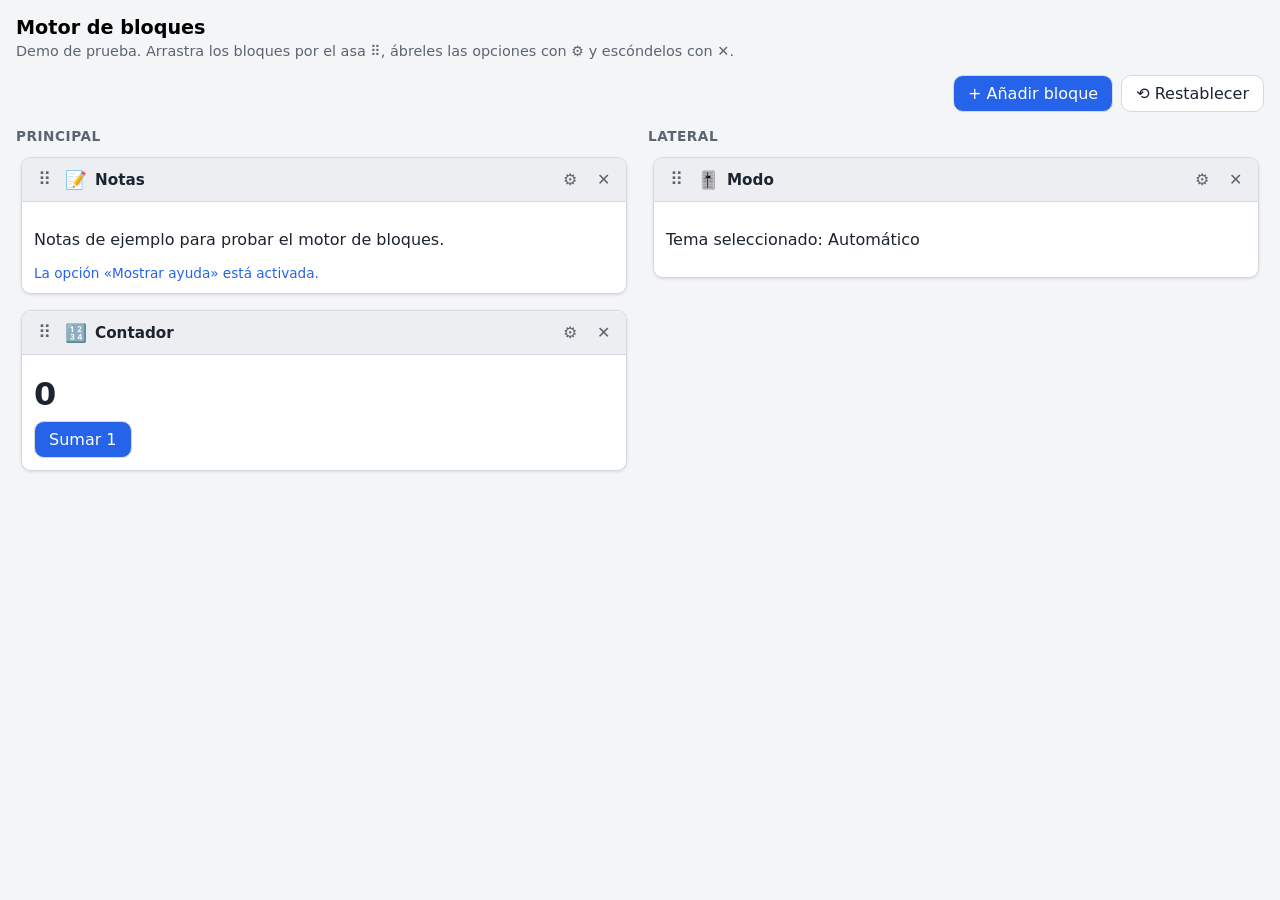
<file: web/engines/blocks/demo.html>
<!doctype html>
<html lang="es">
<head>
  <meta charset="utf-8">
  <meta name="viewport" content="width=device-width, initial-scale=1">
  <title>Motor de bloques — demo</title>
  <link rel="stylesheet" href="blocks.css">
  <style>
    body { margin: 0; font-family: system-ui, -apple-system, "Segoe UI", sans-serif; background: var(--blocks-bg); }
    .demo-header { padding: 16px 16px 0; }
    .demo-header h1 { font-size: 1.2rem; margin: 0 0 4px; }
    .demo-header p { margin: 0; color: #5b6572; font-size: 0.9rem; }
    .demo-output { font-size: 2rem; font-weight: 700; margin: 8px 0; }
    .demo-note { color: #2563eb; font-size: 0.85rem; margin: 4px 0 0; }
  </style>
</head>
<body>
  <header class="demo-header">
    <h1>Motor de bloques</h1>
    <p>Demo de prueba. Arrastra los bloques por el asa ⠿, ábreles las opciones con ⚙ y escóndelos con ✕.</p>
  </header>
  <main id="app"></main>

  <script type="module">
    import { mountBlocks } from './block-manager.js';
    import { createStorage } from './storage.js';

    const t = {
      addBlock: '+ Añadir bloque',
      reset: '⟲ Restablecer',
      resetConfirm: '¿Restablecer la disposición por defecto?',
      hideBlock: 'Ocultar bloque',
      showOptions: 'Opciones del bloque',
      dragHandle: 'Arrastrar bloque',
      emptyColumn: 'Arrastra un bloque aquí',
      noHiddenBlocks: 'No hay bloques ocultos',
      noOptions: 'Este bloque no tiene opciones.',
      optionInvalid: 'Valor no válido.',
    };

    const themeLabels = { auto: 'Automático', light: 'Claro', dark: 'Oscuro' };

    const blocks = [
      {
        id: 'notes',
        title: 'Notas',
        icon: '📝',
        defaultVisible: true,
        defaultColumn: 'main',
        optionsSchema: [
          { key: 'showHint', label: 'Mostrar ayuda', type: 'boolean', default: true },
        ],
        render(container, options) {
          const text = document.createElement('p');
          text.textContent = 'Notas de ejemplo para probar el motor de bloques.';
          container.append(text);
          if (options.showHint) {
            const hint = document.createElement('p');
            hint.className = 'demo-note';
            hint.textContent = 'La opción «Mostrar ayuda» está activada.';
            container.append(hint);
          }
        },
      },
      {
        id: 'counter',
        title: 'Contador',
        icon: '🔢',
        defaultVisible: true,
        defaultColumn: 'main',
        optionsSchema: [
          { key: 'step', label: 'Paso', type: 'number', default: 1, min: 1, max: 10 },
        ],
        render(container, options) {
          let value = 0;
          const step = Number(options.step) || 1;
          const output = document.createElement('p');
          output.className = 'demo-output';
          output.textContent = '0';
          const button = document.createElement('button');
          button.type = 'button';
          button.className = 'blocks-button';
          button.textContent = `Sumar ${step}`;
          button.addEventListener('click', () => {
            value += step;
            output.textContent = String(value);
          });
          container.append(output, button);
        },
      },
      {
        id: 'mode',
        title: 'Modo',
        icon: '🎚️',
        defaultVisible: true,
        defaultColumn: 'side',
        optionsSchema: [
          {
            key: 'theme',
            label: 'Tema',
            type: 'select',
            default: 'auto',
            choices: [
              { value: 'auto', label: 'Automático' },
              { value: 'light', label: 'Claro' },
              { value: 'dark', label: 'Oscuro' },
            ],
          },
        ],
        render(container, options) {
          const text = document.createElement('p');
          text.textContent = `Tema seleccionado: ${themeLabels[options.theme] ?? options.theme}`;
          container.append(text);
        },
      },
    ];

    const columns = [
      { id: 'main', title: 'Principal' },
      { id: 'side', title: 'Lateral' },
    ];

    mountBlocks(document.getElementById('app'), {
      blocks,
      columns,
      storage: createStorage('blocks.demo'),
      t,
    });
  </script>
</body>
</html>
</file>
<file: web/engines/blocks/blocks.css>
/* Blocks engine — layout styles. Theme via CSS variables; dark mode follows the OS. */

:root {
  --blocks-bg: #f4f5f7;
  --blocks-surface: #ffffff;
  --blocks-surface-alt: #eceef1;
  --blocks-text: #1c2430;
  --blocks-text-muted: #5b6572;
  --blocks-border: #d5dae0;
  --blocks-accent: #2563eb;
  --blocks-accent-contrast: #ffffff;
  --blocks-danger: #b91c1c;
  --blocks-focus: #2563eb;
  --blocks-shadow: 0 1px 3px rgb(16 24 40 / 0.12);
  --blocks-radius: 10px;
  --blocks-gap: 16px;
}

@media (prefers-color-scheme: dark) {
  :root {
    --blocks-bg: #14181f;
    --blocks-surface: #1e242e;
    --blocks-surface-alt: #272e3a;
    --blocks-text: #e6e9ee;
    --blocks-text-muted: #9aa5b3;
    --blocks-border: #333c4a;
    --blocks-accent: #60a5fa;
    --blocks-accent-contrast: #0b1220;
    --blocks-danger: #f87171;
    --blocks-focus: #93c5fd;
    --blocks-shadow: 0 1px 3px rgb(0 0 0 / 0.5);
  }
}

.blocks-root {
  display: flex;
  flex-direction: column;
  gap: var(--blocks-gap);
  padding: var(--blocks-gap);
  background: var(--blocks-bg);
  color: var(--blocks-text);
  font-family: system-ui, -apple-system, "Segoe UI", sans-serif;
}

/* Top bar */
.blocks-toolbar {
  display: flex;
  gap: 8px;
  justify-content: flex-end;
}

.blocks-button {
  border: 1px solid var(--blocks-border);
  border-radius: var(--blocks-radius);
  background: var(--blocks-accent);
  color: var(--blocks-accent-contrast);
  padding: 8px 14px;
  font: inherit;
  cursor: pointer;
}

.blocks-button-secondary {
  background: var(--blocks-surface);
  color: var(--blocks-text);
}

.blocks-button:hover { filter: brightness(1.08); }

.blocks-button:focus-visible,
.blocks-icon-button:focus-visible,
.blocks-drag-handle:focus-visible,
.blocks-add-item:focus-visible,
.blocks-option-input:focus-visible {
  outline: 2px solid var(--blocks-focus);
  outline-offset: 2px;
}

/* Add-block menu */
.blocks-add-wrapper { position: relative; }

.blocks-add-menu {
  position: absolute;
  right: 0;
  top: calc(100% + 6px);
  z-index: 20;
  min-width: 220px;
  background: var(--blocks-surface);
  border: 1px solid var(--blocks-border);
  border-radius: var(--blocks-radius);
  box-shadow: var(--blocks-shadow);
  padding: 6px;
  display: flex;
  flex-direction: column;
  gap: 2px;
}

.blocks-add-menu[hidden] { display: none; }

.blocks-add-item {
  display: flex;
  gap: 8px;
  align-items: center;
  border: 0;
  border-radius: 8px;
  background: transparent;
  color: var(--blocks-text);
  padding: 8px 10px;
  font: inherit;
  text-align: left;
  cursor: pointer;
}

.blocks-add-item:hover { background: var(--blocks-surface-alt); }

.blocks-add-empty {
  margin: 0;
  padding: 8px 10px;
  color: var(--blocks-text-muted);
  font-size: 0.9rem;
}

/* Board: one CSS grid, one column under 720px */
.blocks-board {
  display: grid;
  grid-auto-flow: column;
  grid-auto-columns: minmax(260px, 1fr);
  align-items: start;
  gap: var(--blocks-gap);
}

@media (max-width: 720px) {
  .blocks-board {
    grid-auto-flow: row;
    grid-auto-columns: 1fr;
    grid-template-columns: 1fr;
  }
}

.blocks-column {
  min-width: 0;
}

.blocks-column-title {
  margin: 0 0 8px;
  font-size: 0.85rem;
  font-weight: 600;
  letter-spacing: 0.04em;
  text-transform: uppercase;
  color: var(--blocks-text-muted);
}

.blocks-column-list {
  display: flex;
  flex-direction: column;
  gap: var(--blocks-gap);
  border: 1px dashed transparent;
  border-radius: var(--blocks-radius);
  padding: 4px;
  min-height: 64px;
}

.blocks-column-list.is-drop-target {
  border-color: var(--blocks-accent);
  background: color-mix(in srgb, var(--blocks-accent) 8%, transparent);
}

.blocks-column-empty {
  margin: 0;
  padding: 16px;
  text-align: center;
  color: var(--blocks-text-muted);
  font-size: 0.9rem;
}

/* Block card */
.blocks-block {
  background: var(--blocks-surface);
  border: 1px solid var(--blocks-border);
  border-radius: var(--blocks-radius);
  box-shadow: var(--blocks-shadow);
  overflow: hidden;
}

.blocks-block.is-dragging { opacity: 0.5; }

.blocks-block-header {
  display: flex;
  align-items: center;
  gap: 8px;
  padding: 8px 10px;
  border-bottom: 1px solid var(--blocks-border);
  background: var(--blocks-surface-alt);
}

.blocks-drag-handle {
  border: 0;
  background: transparent;
  color: var(--blocks-text-muted);
  font-size: 1.1rem;
  line-height: 1;
  padding: 4px 6px;
  border-radius: 6px;
  cursor: grab;
  touch-action: none;
}

.blocks-drag-handle:active { cursor: grabbing; }

.blocks-block-icon { font-size: 1.1rem; }

.blocks-block-title {
  margin: 0;
  flex: 1;
  font-size: 0.95rem;
  font-weight: 600;
  overflow: hidden;
  text-overflow: ellipsis;
  white-space: nowrap;
}

.blocks-icon-button {
  border: 0;
  background: transparent;
  color: var(--blocks-text-muted);
  font-size: 1rem;
  padding: 4px 6px;
  border-radius: 6px;
  cursor: pointer;
}

.blocks-icon-button:hover { background: var(--blocks-surface); color: var(--blocks-text); }

.blocks-block-body { padding: 12px; }

/* Options form */
.blocks-options {
  border-bottom: 1px solid var(--blocks-border);
  padding: 10px 12px;
  background: var(--blocks-surface);
}

.blocks-options-form {
  display: flex;
  flex-direction: column;
  gap: 8px;
}

.blocks-option-row {
  display: flex;
  align-items: center;
  justify-content: space-between;
  gap: 12px;
  font-size: 0.9rem;
}

.blocks-option-row-boolean { justify-content: flex-start; }

.blocks-option-label { color: var(--blocks-text); }

.blocks-option-input {
  border: 1px solid var(--blocks-border);
  border-radius: 6px;
  background: var(--blocks-bg);
  color: var(--blocks-text);
  padding: 6px 8px;
  font: inherit;
  max-width: 180px;
}

.blocks-option-input[type="checkbox"] { max-width: none; }

.blocks-options-error {
  margin: 8px 0 0;
  color: var(--blocks-danger);
  font-size: 0.85rem;
}

.blocks-options-empty {
  margin: 0;
  color: var(--blocks-text-muted);
  font-size: 0.9rem;
}

/* Drag & drop indicator */
.blocks-drop-indicator {
  height: 4px;
  border-radius: 2px;
  background: var(--blocks-accent);
}
</file>
